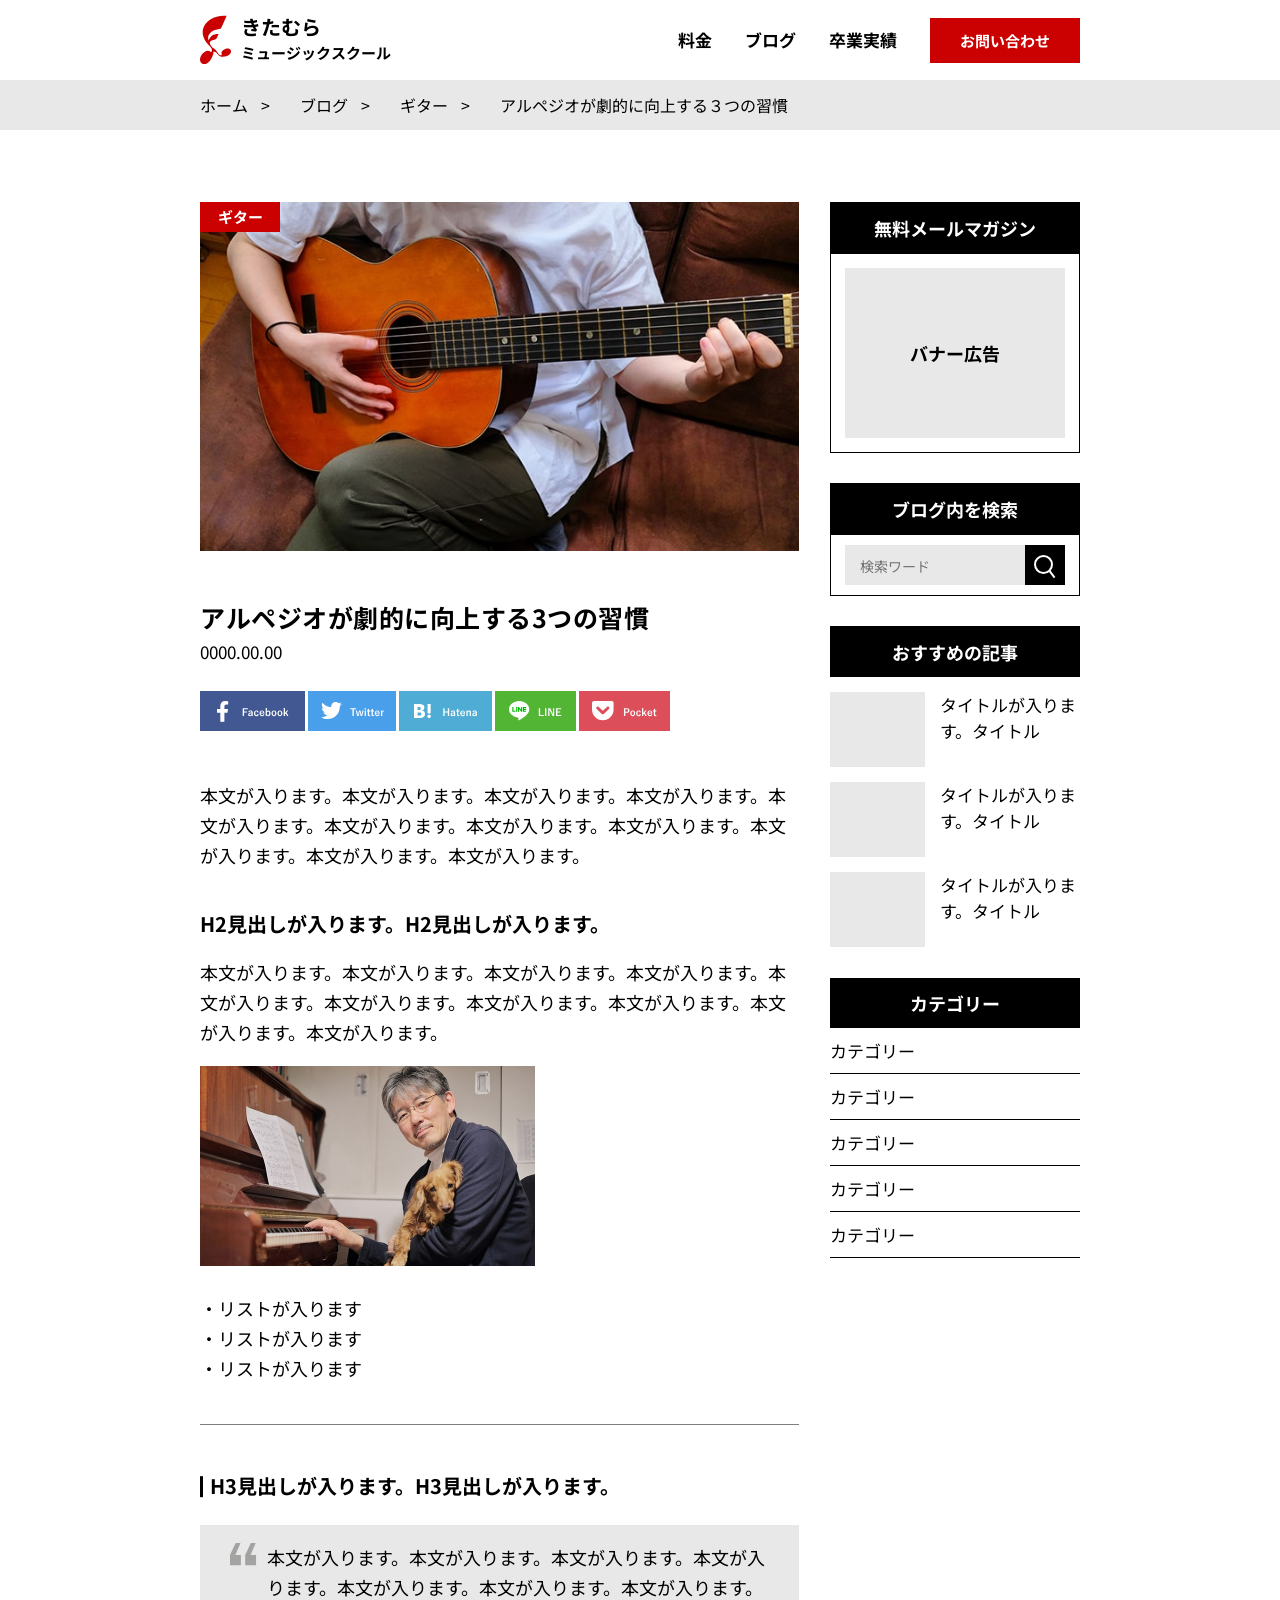
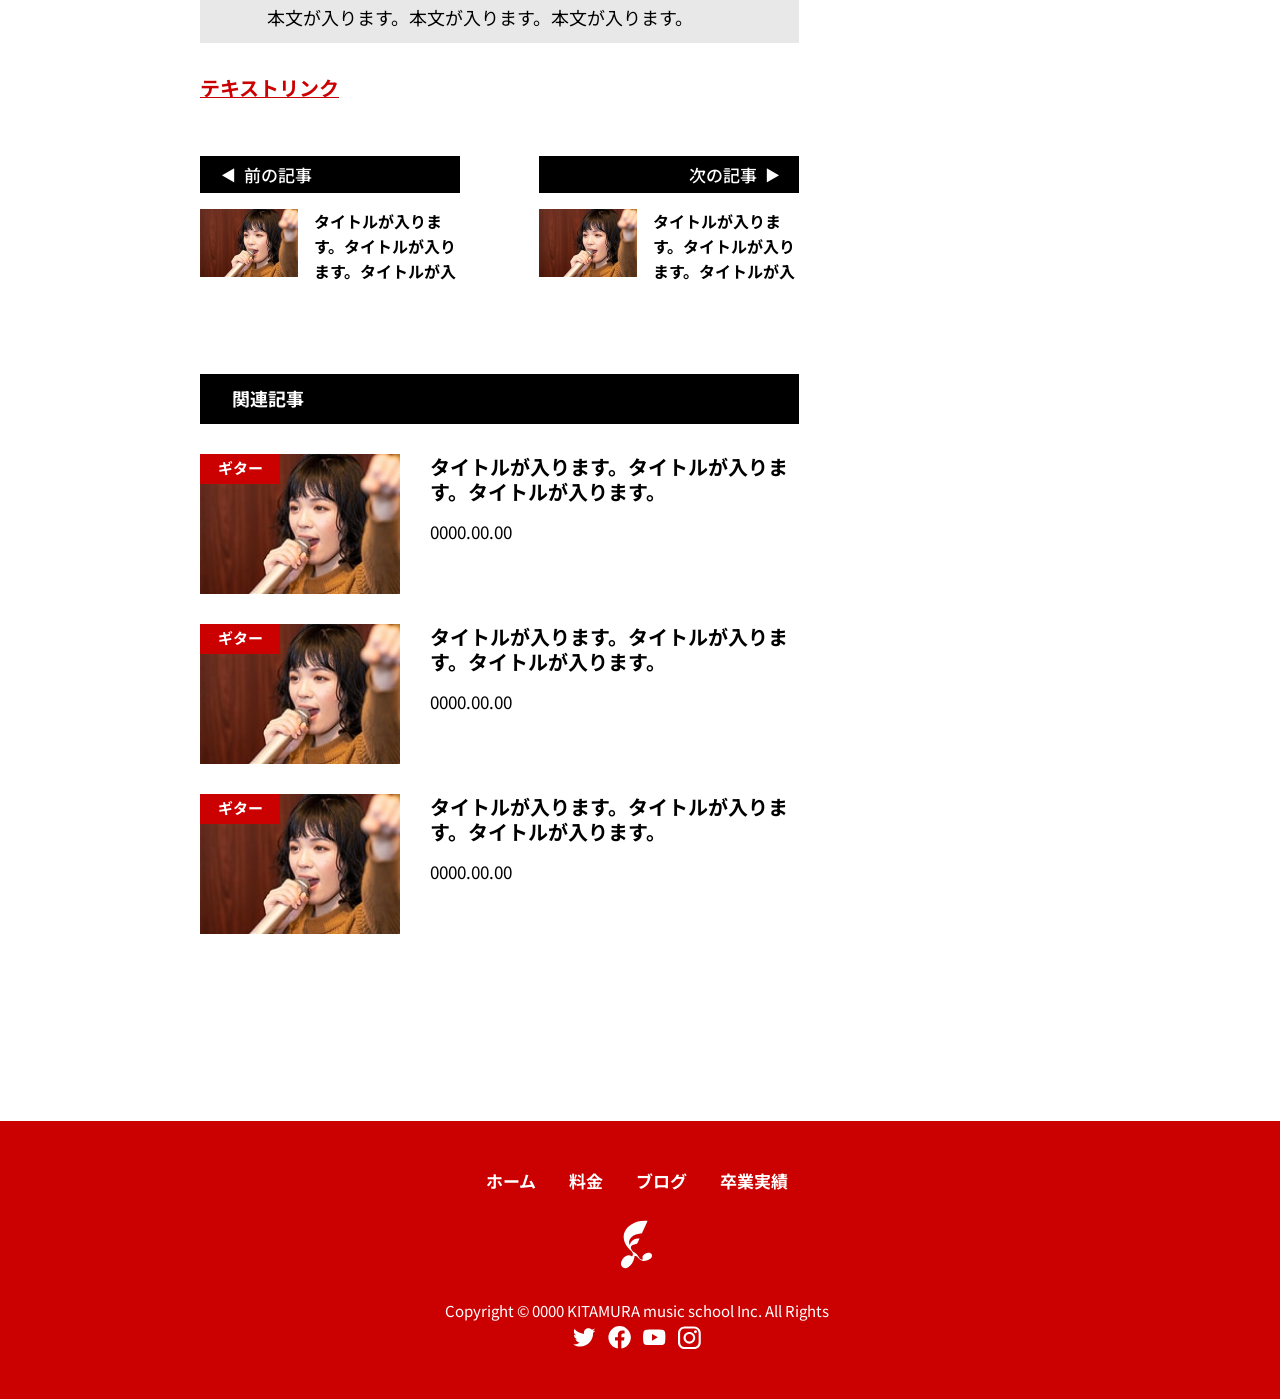
<file: blog_details.html>
<!DOCTYPE html>
<html lang="ja">

<head>
    <meta charset="UTF-8">
    <meta name="viewport" content="width=device-width, initial-scale=1.0">
    <title>アルペジオが劇的に向上する３つの習慣｜きたむらミュージックスクール</title>
    <meta name="description" content="きたむらミュージックスクールのブログ詳細ページです。">
    <meta name="keywords" content="ブログ,音楽, Music,music">
    <meta name="robots" content="noindex">
    <link href="https://fonts.googleapis.com/css2?family=Noto+Sans+JP:wght@100..900&display=swap" rel="stylesheet">
    <link rel="icon" href="images/common/icon-pc.svg" type="image/svg+xml">
    <link rel="stylesheet" href="css/style.css">
</head>

<body class="is-detail-page">
    <div class="l-wrapper">
        <header class="l-header">
            <div class="p-header">
                <div class="p-header__inner l-inner">
                    <div class="p-header__logo">
                        <div class="p-header__site-title">
                            <a href="index.html" class="logo">
                                <span class="logo__img">
                                    <img src="images/common/icon-pc.svg" alt="きたむらミュージックスクールロゴ" width="32" height="50">
                                </span>
                                <span class="p-header__logo-text">
                                    <span class="logo__main">きたむら</span>
                                    <span class="logo__sub">ミュージックスクール</span>
                                </span>
                            </a>
                        </div>
                    </div>

                    <button id="js-hamburger" class="c-hamburger" aria-label="メニューを開く">
                        <span></span>
                        <span></span>
                        <span></span>
                    </button>

                    <nav id="js-navigation" class="p-header__nav">
                        <ul class="p-header__nav-list">
                            <li><a href="plan.html">料金</a></li>
                            <li><a href="blog_list.html">ブログ</a></li>
                            <li><a href="result_list.html">卒業実績</a></li>
                            <li class="p-header__nav-item--contact">
                                <a href="contact_form.html" class="c-button c-button--head">お問い合わせ</a>
                            </li>
                        </ul>
                    </nav>
                </div>
            </div>
        </header>

        <main class="l-main p-blog_details">

            <!-- パンくずリスト -->
            <nav class="c-breadcrumb" aria-label="パンくずリスト">
                <div class="l-inner">
                    <ol class="c-breadcrumb__list">
                        <li class="c-breadcrumb__item">
                            <a href="index.html" class="c-breadcrumb__link">ホーム</a>
                        </li>
                        <li class="c-breadcrumb__item">
                            <a href="blog_list.html" class="c-breadcrumb__link">ブログ</a>
                        </li>
                        <li class="c-breadcrumb__item">
                            <a href="blog_list.html" class="c-breadcrumb__link">ギター</a>
                        </li>
                        <li class="c-breadcrumb__item" aria-current="page">
                            <span class="c-breadcrumb__current">アルペジオが劇的に向上する３つの習慣</span>
                        </li>
                    </ol>
                </div>
            </nav>

            <div class="p-blog_details__content">
                <div class="l-inner">
                    <div class="p-blog_details__wrapper">
                        <!-- 左：記事本体 -->
                        <article class="p-blog_details__main">
                            <div class="p-blog-detail__head-area">
                                <div class="p-blog-detail__head-main">
                                    <div class="c-hero c-hero--with-border c-hero--result-detail">
                                        <div class="c-result-card__img">
                                            <picture>
                                                <img src="images/blog/blog-list01_sp.jpg" alt="ギター演奏" width="335"
                                                    height="200">
                                            </picture>
                                            <span class="c-tag">ギター</span>
                                        </div>
                                    </div>

                                    <div class="c-result-card__body">
                                        <h1 class="p-article-title">アルペジオが劇的に向上する3つの習慣</h1>
                                        <time datetime="2026-01-01" class="c-result-card__date">0000.00.00</time>
                                    </div>
                                </div>

                                <ul class="p-blog-detail__sns">
                                    <li>
                                        <a href="#">
                                            <picture>
                                                <source media="(min-width: 768px)" srcset="images/blog/facebook_pc.svg">
                                                <img src="images/blog/facebook_sp.svg" alt="Facebook" width="65" height="40">
                                            </picture>
                                        </a>
                                    </li>
                                    <li>
                                        <a href="#">
                                            <picture>
                                                <source media="(min-width: 768px)" srcset="images/blog/twitter_pc.svg">
                                                <img src="images/blog/twitter_sp.svg" alt="Twitter" width="65" height="40">
                                            </picture>
                                        </a>
                                    </li>
                                    <li>
                                        <a href="#">
                                            <picture>
                                                <source media="(min-width: 768px)" srcset="images/blog/hatena_pc.svg">
                                                <img src="images/blog/hatena_sp.svg" alt="はてブ" width="65" height="40">
                                            </picture>
                                        </a>
                                    </li>
                                    <li>
                                        <a href="#">
                                            <picture>
                                                <source media="(min-width: 768px)" srcset="images/blog/line_pc.svg">
                                                <img src="images/blog/line_sp.svg" alt="LINE" width="65" height="40">
                                            </picture>
                                        </a>
                                    </li>
                                    <li>
                                        <a href="#">
                                            <picture>
                                                <source media="(min-width: 768px)" srcset="images/blog/pocket_pc.svg">
                                                <img src="images/blog/pocket_sp.svg" alt="Pocket" width="65" height="40">
                                            </picture>
                                        </a>
                                    </li>
                                </ul>
                            </div>

                            <div class="p-blog-detail__lead-wrap">
                                <p class="p-blog-detail__text--lead pc">
                                    本文が入ります。本文が入ります。本文が入ります。本文が入ります。本文が入ります。本文が入ります。本文が入ります。本文が入ります。本文が入ります。本文が入ります。本文が入ります。
                                </p>
                                <p class="p-blog-detail__text--lead sp">
                                    本文が入ります。本文が入ります。本文が入ります。本文が入ります。本文が入ります。本文が入ります。本文が入ります。本文が入ります。本文が入ります。本文が入ります。本文が入ります。本文が入ります。
                                </p>
                            </div>

                            <div class="p-blog-detail__section">
                                <div class="p-blog-detail__section-head">
                                    <h2 class="p-blog-detail__heading">H2見出しが入ります。H2見出しが入ります。</h2>

                                    <p class="p-blog-detail__section-text pc">
                                        本文が入ります。本文が入ります。本文が入ります。本文が入ります。本文が入ります。本文が入ります。本文が入ります。本文が入ります。本文が入ります。本文が入ります。
                                    </p>
                                    <p class="p-blog-detail__section-text sp">
                                        本文が入ります。本文が入ります。本文が入ります。本文が入ります。本文が入ります。本文が入ります。本文が入ります。本文が入ります。本文が入ります。本文が入ります。本文が入ります。本文が入ります。
                                    </p>
                                </div>

                                <div class="p-blog-detail__section-body">
                                    <div class="p-blog-detail__image">
                                        <img src="images/blog/blog-details_pc.jpg" alt="ピアノを弾く男性と犬の写真" width="335"
                                            height="200">
                                    </div>

                                    <ul class="p-blog-detail__list">
                                        <li>・リストが入ります</li>
                                        <li>・リストが入ります</li>
                                        <li>・リストが入ります</li>
                                    </ul>
                                </div>
                            </div>

                            <h3 class="p-blog-detail__subtitle">
                                H3見出しが入ります。H3見出しが入ります。
                            </h3>

                            <div class="p-blog-detail__quote">
                                <span class="quote-icon">
                                    <img src="images/blog/icon-blockquote.svg" alt="blockquote" width="27" height="24">
                                </span>
                                <blockquote>
                                    本文が入ります。本文が入ります。本文が入ります。本文が入ります。本文が入ります。本文が入ります。本文が入ります。本文が入ります。本文が入ります。本文が入ります。
                                </blockquote>
                            </div>

                            <a href="#" class="p-blog-detail__textlink">テキストリンク</a>


                            <div class="c-article-nav">
                                <div class="c-article-nav__item c-article-nav__item--prev">
                                    <a href="#" class="c-article-nav__link">
                                        <span class="c-article-nav__label c-article-nav__label--prev">前の記事</span>

                                        <div class="c-article-nav__content">
                                            <div class="c-article-nav__img">
                                                <img src="images/result/result-details-pc.jpg" alt="マイクの前で歌う女性の写真"
                                                    width="98" height="68">
                                            </div>

                                            <p class="c-article-nav__text">
                                                タイトルが入ります。タイトルが入ります。タイトルが入 </p>
                                        </div>

                                    </a>
                                </div>

                                <div class="c-article-nav__item c-article-nav__item--next">
                                    <a href="#" class="c-article-nav__link">
                                        <span class="c-article-nav__label c-article-nav__label--next">次の記事</span>

                                        <div class="c-article-nav__content">
                                            <div class="c-article-nav__img">
                                                <img src="images/result/result-details-pc.jpg" alt="マイクの前で歌う女性の写真"
                                                    width="98" height="68">
                                            </div>

                                            <p class="c-article-nav__text">
                                                タイトルが入ります。タイトルが入ります。タイトルが入 </p>
                                        </div>
                                    </a>
                                </div>
                            </div>

                            <section class="c-article-related">
                                <h2 class="c-article-related__title">関連記事</h2>

                                <article class="c-result-card">
                                    <a href="blog_list.html" class="c-result-card__link">
                                        <div class="c-result-card__img">
                                            <picture>
                                                <img src="images/result/result-details-pc.jpg" alt="マイクの前で歌う女性の写真"
                                                    width="160" height="110">
                                            </picture>
                                            <span class="c-tag">ギター</span>
                                        </div>

                                        <div class="c-result-card__body">
                                            <h3 class="c-result-card__title">
                                                タイトルが入ります。タイトルが入ります。タイトルが入ります。
                                            </h3>
                                            <time datetime="2026-01-01" class="c-result-card__date">0000.00.00</time>
                                        </div>
                                    </a>
                                </article>

                                <article class="c-result-card">
                                    <a href="blog_list.html" class="c-result-card__link">
                                        <div class="c-result-card__img">
                                            <picture>
                                                <img src="images/result/result-details-pc.jpg" alt="マイクの前で歌う女性の写真"
                                                    width="160" height="110">
                                            </picture>
                                            <span class="c-tag">ギター</span>
                                        </div>

                                        <div class="c-result-card__body">
                                            <h3 class="c-result-card__title">
                                                タイトルが入ります。タイトルが入ります。タイトルが入ります。
                                            </h3>
                                            <time datetime="2026-01-01" class="c-result-card__date">0000.00.00</time>
                                        </div>
                                    </a>
                                </article>

                                <article class="c-result-card">
                                    <a href="blog_list.html" class="c-result-card__link">
                                        <div class="c-result-card__img">
                                            <picture>
                                                <img src="images/result/result-details-pc.jpg" alt="マイクの前で歌う女性の写真"
                                                    width="160" height="110">
                                            </picture>
                                            <span class="c-tag">ギター</span>
                                        </div>

                                        <div class="c-result-card__body">
                                            <h3 class="c-result-card__title">
                                                タイトルが入ります。タイトルが入ります。タイトルが入ります。
                                            </h3>
                                            <time datetime="2026-01-01" class="c-result-card__date">0000.00.00</time>
                                        </div>
                                    </a>
                                </article>
                            </section>
                        </article>

                        <!-- 右サイドバー -->
                        <div class="p-blog_details__sidebar-area">
                            <aside class="p-blog_details__sidebar">

                                <!-- 無料メールマガジン -->
                                <div class="p-sidebar-box">
                                    <div class="p-sidebar-title">無料メールマガジン</div>
                                    <div class="p-sidebar-banner">
                                        <a href="#" class="p-sidebar-banner__link">
                                            <div class="p-sidebar-banner__inner">バナー広告</div>
                                        </a>
                                    </div>
                                </div>

                                <!-- ブログ内検索 -->
                                <div class="p-sidebar-box">
                                    <div class="p-sidebar-title">ブログ内を検索</div>
                                    <form action="search.html" method="get" class="p-sidebar-search">
                                        <div class="p-sidebar-search__inner">
                                            <input type="text" name="s" class="p-sidebar-search__input"
                                                placeholder="検索ワード">
                                        </div>

                                        <button type="submit" class="p-sidebar-search__button">
                                            <span class="p-sidebar-search__icon">
                                                <img src="images/blog/icon-search.svg" alt="検索">
                                            </span>
                                        </button>

                                    </form>
                                </div>

                                <!-- おすすめの記事 -->
                                <div class="p-sidebar-box">
                                    <div class="p-sidebar-title">おすすめの記事</div>
                                </div>

                                <div class="p-sidebar-list">
                                    <ul class="p-sidebar-recommend">
                                        <li class="p-sidebar-recommend__item">
                                            <a href="blog_details.html" class="p-sidebar-recommend__link">
                                                <div class="p-sidebar-recommend__img"></div>
                                                <p class="p-sidebar-recommend__text">タイトルが入ります。タイトル</p>
                                            </a>
                                        </li>

                                        <li class="p-sidebar-recommend__item">
                                            <a href="blog_details.html" class="p-sidebar-recommend__link">
                                                <div class="p-sidebar-recommend__img"></div>
                                                <p class="p-sidebar-recommend__text">タイトルが入ります。タイトル</p>
                                            </a>
                                        </li>

                                        <li class="p-sidebar-recommend__item">
                                            <a href="blog_details.html" class="p-sidebar-recommend__link">
                                                <div class="p-sidebar-recommend__img"></div>
                                                <p class="p-sidebar-recommend__text">タイトルが入ります。タイトル</p>
                                            </a>
                                        </li>
                                    </ul>
                                </div>

                                <!-- カテゴリー -->
                                <div class="p-sidebar-group p-sidebar-group--tight">
                                    <div class="p-sidebar-box">
                                        <div class="p-sidebar-title">カテゴリー</div>
                                    </div>
                                    <ul class="p-sidebar-category">
                                        <li><a href="blog_list.html">カテゴリー</a></li>
                                        <li><a href="blog_list.html">カテゴリー</a></li>
                                        <li><a href="blog_list.html">カテゴリー</a></li>
                                        <li><a href="blog_list.html">カテゴリー</a></li>
                                        <li><a href="blog_list.html">カテゴリー</a></li>
                                    </ul>
                                </div>
                            </aside>
                        </div>
                    </div>
                </div>
            </div>
        </main>
    </div>



    <!-- TOPへ戻る・お問合せボタン -->
    <div class="p-fixed-buttons js-fixed-buttons">
        <a href="#" class="js-to-top page-top-btn" id="page-top-btn">
            <img src="images/common/icon_page-top-btn.svg" alt="TOPへ戻る">
        </a>
        <div class="p-contact-banner">
            <a href="contact_form.html" class="c-button c-button--footer">お問い合わせ</a>
        </div>
    </div>



    <!--footerー-->
    <footer class="l-footer p-footer">
        <div class="p-footer__inner">
            <nav class="p-footer__nav">
                <ul class="p-footer__nav-list">
                    <li><a href="index.html">ホーム</a></li>
                    <li class="p-footer__nav-item"><a href="plan.html">料金</a></li>
                    <li class="p-footer__nav-item"><a href="blog_list.html">ブログ</a></li>
                    <li class="p-footer__nav-item"><a href="result_list.html">卒業実績</a></li>
                </ul>
            </nav>
            <div class="p-footer__content">
                <div class="p-footer__logo">
                    <a href="index.html" class="p-footer__logo-link">
                        <img src="images/common/footer-icon.svg" alt="きたむらミュージックスクールロゴ" width="32" height="50">
                    </a>
                </div>
                <div class="p-footer__copyright">
                    <p>Copyright © 0000 KITAMURA music school Inc.
                        <span class="u-center-block"> All Rights</span>
                    </p>
                </div>
                <div class="p-footer__sns">
                    <a href="#"><img src="images/common/icon-twitter.svg" alt="Twitter"></a>
                    <a href="#"><img src="images/common/icon-facebook.svg" alt="Facebook"></a>
                    <a href="#"><img src="images/common/icon-youtube.svg" alt="YouTube"></a>
                    <a href="#"><img src="images/common/icon-instagram.svg" alt="Instagram"></a>
                </div>
            </div>
        </div>
    </footer>

    <!-- コンテンツ -->
    <script src="https://ajax.googleapis.com/ajax/libs/jquery/3.7.1/jquery.min.js"></script>


    <!-- 共通JS -->
    <script src="js/script.js"></script>

</body>

</html>
</file>
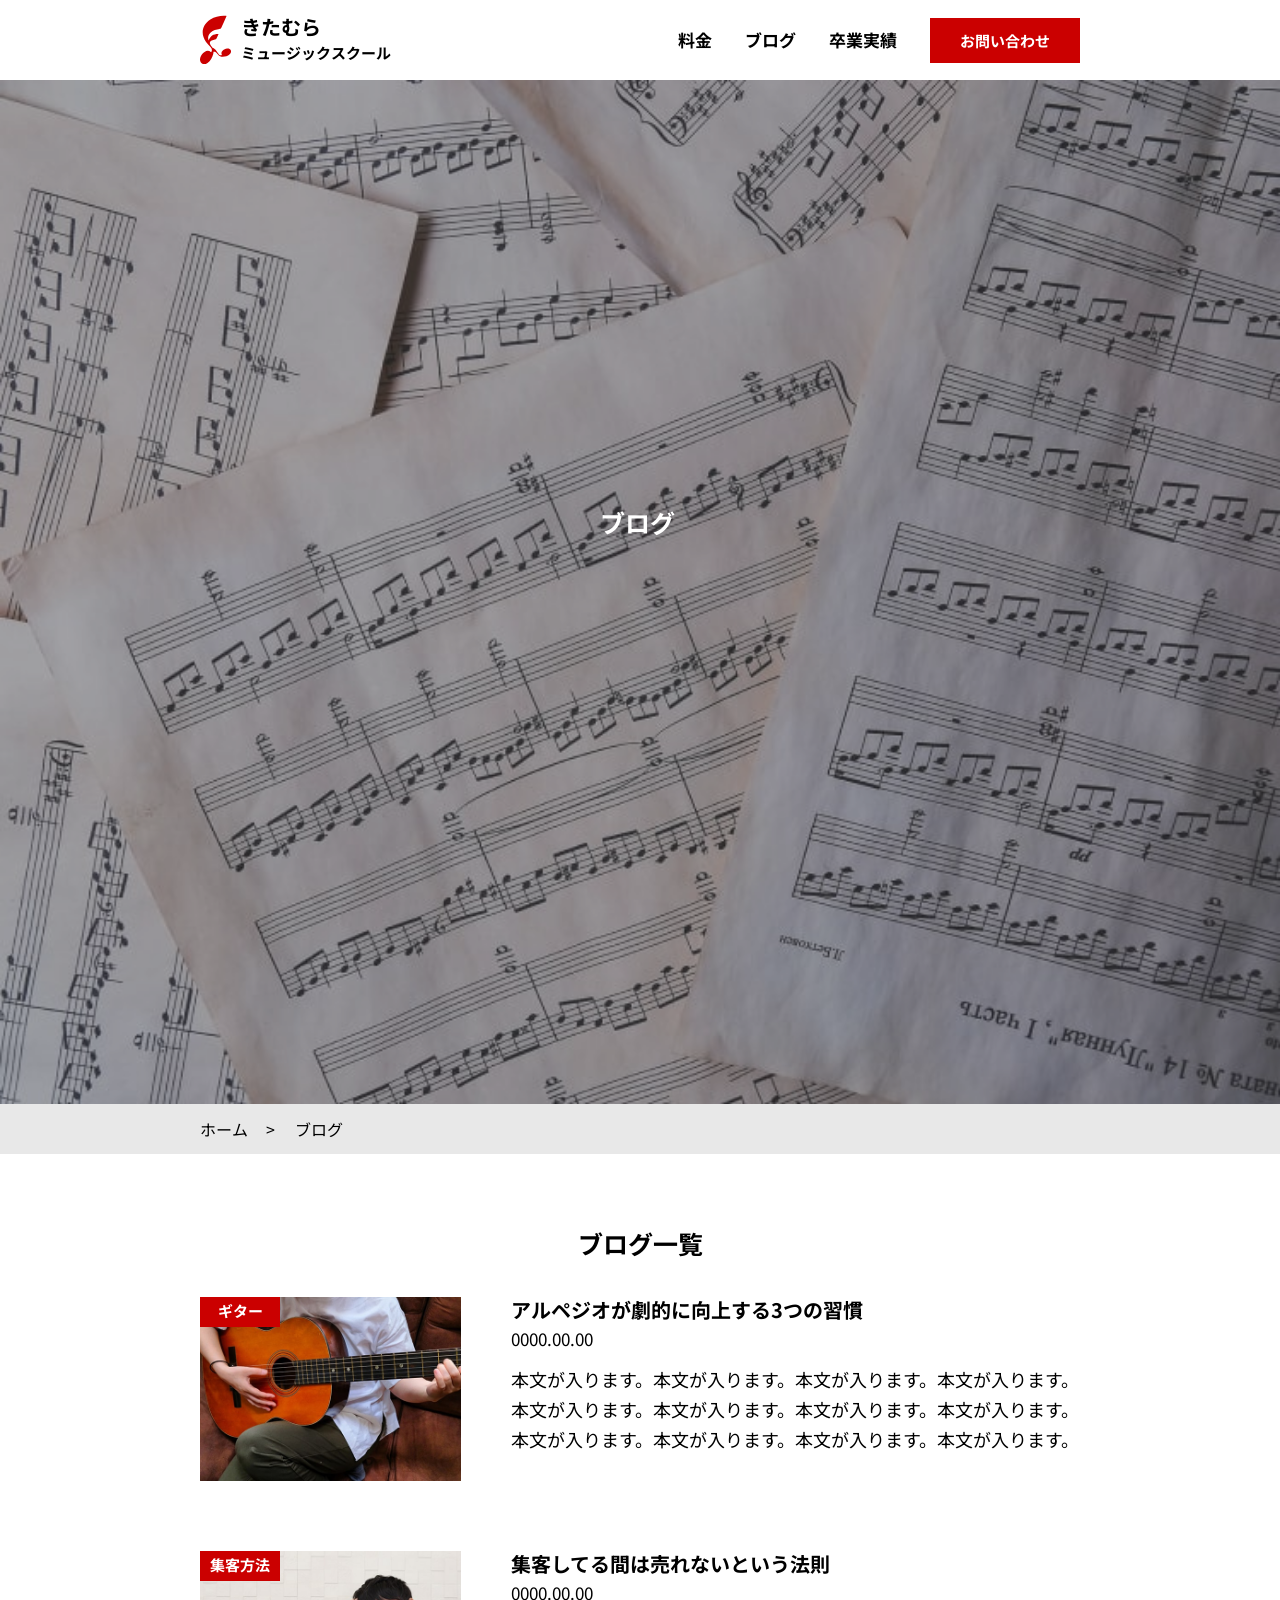
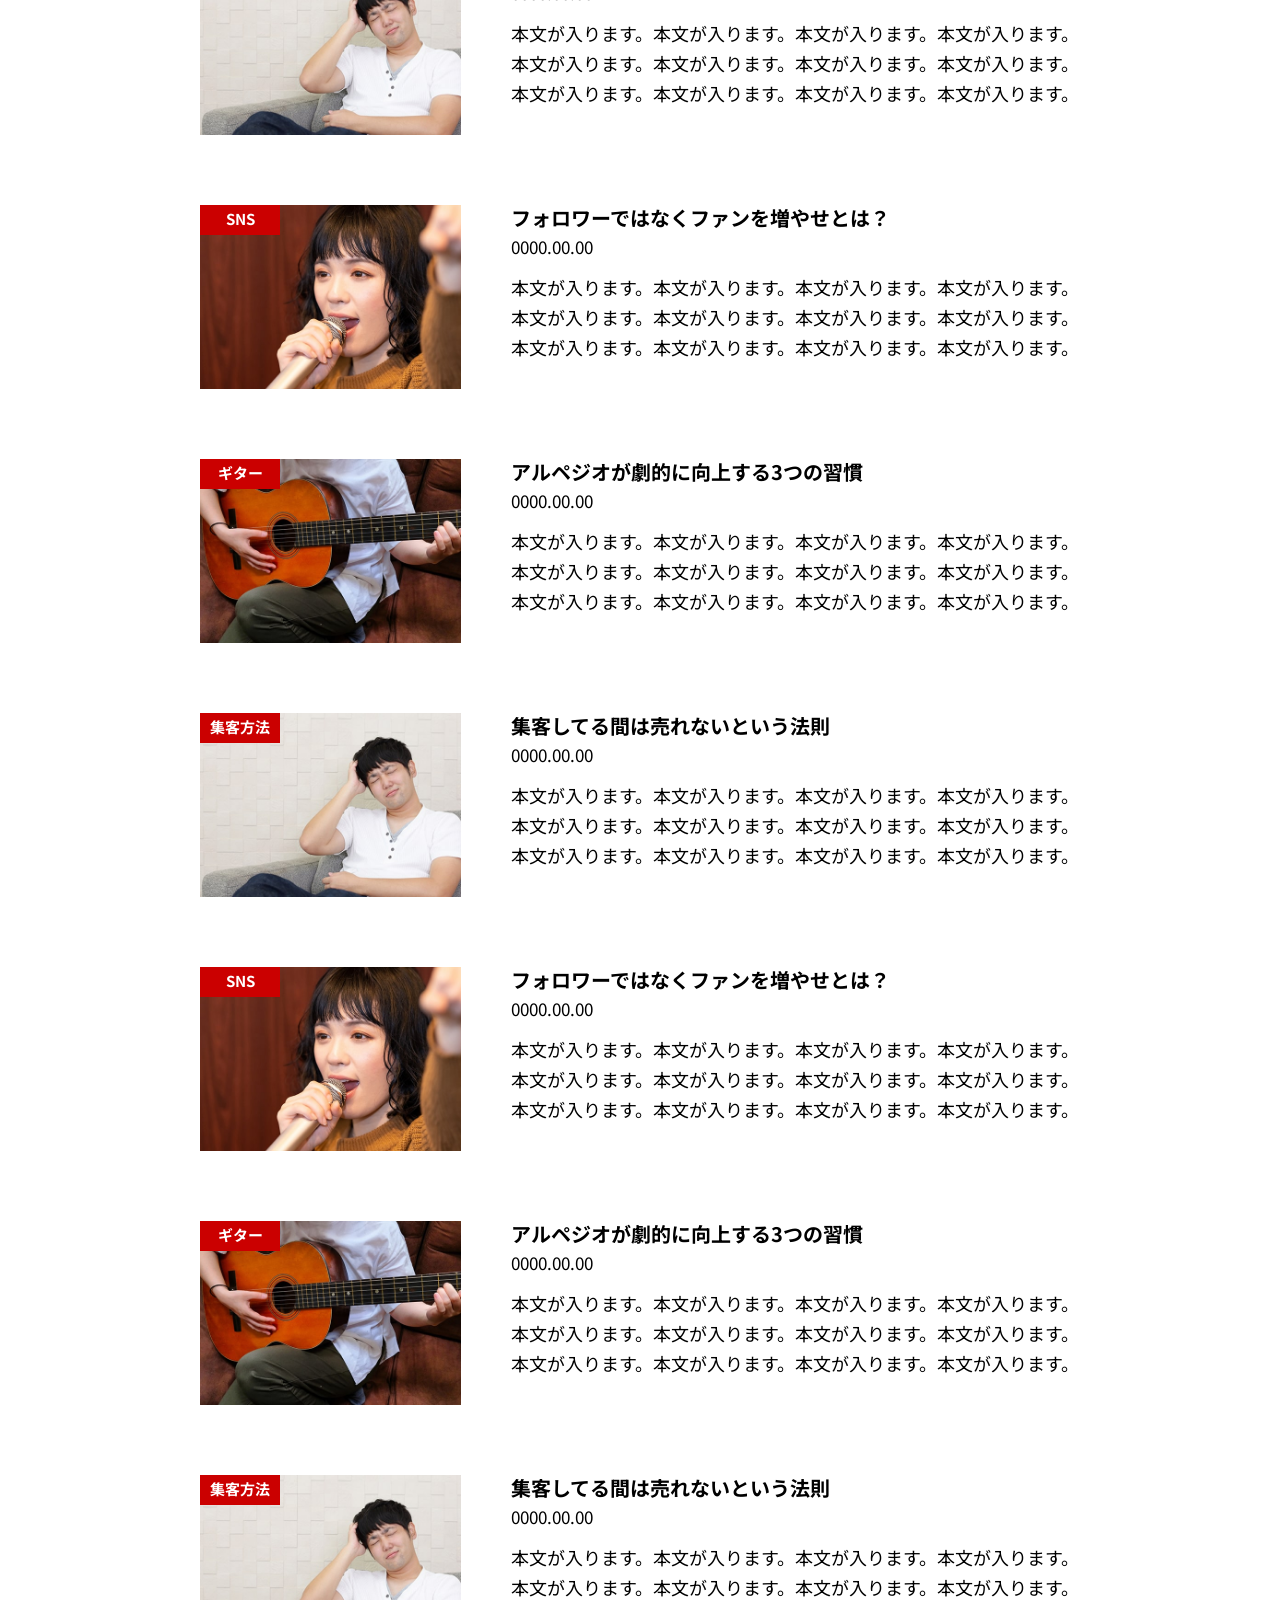
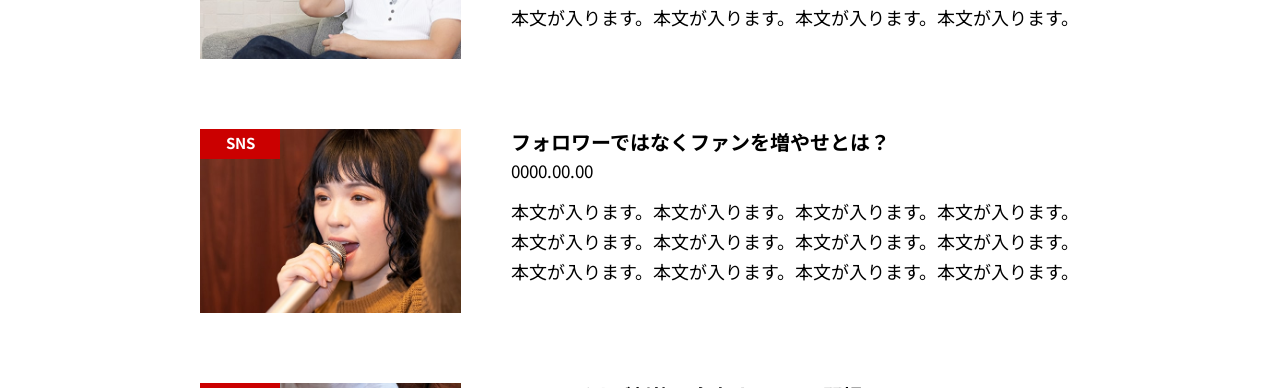
<file: blog_list.html>
<!DOCTYPE html>
<html lang="ja">

<head>
    <meta charset="UTF-8">
    <meta name="viewport" content="width=device-width, initial-scale=1.0">
    <title>ブログ一覧｜きたむらミュージックスクール</title>
    <meta name="description" content="沖縄県宜野湾市にある大人のための音楽教室「きたむらミュージックスクール」のブログ一覧ページです。">
    <meta name="keywords" content="ブログ,音楽, ミュージックスクール,music">
    <meta name="robots" content="noindex">
    <link href="https://fonts.googleapis.com/css2?family=Noto+Sans+JP:wght@100..900&display=swap" rel="stylesheet">
    <link rel="icon" href="images/common/icon-pc.svg" type="image/svg+xml">
    <link rel="stylesheet" href="css/style.css">

</head>

<body>
    <div class="l-wrapper">
        <header class="l-header">
            <div class="p-header">
                <div class="p-header__inner l-inner">
                    <div class="p-header__logo">
                        <div class="p-header__site-title">
                            <a href="index.html" class="logo">
                                <span class="logo__img">
                                    <img src="images/common/icon-pc.svg" alt="きたむらミュージックスクールロゴ" width="32" height="50">
                                </span>
                                <span class="p-header__logo-text">
                                    <span class="logo__main">きたむら</span>
                                    <span class="logo__sub">ミュージックスクール</span>
                                </span>
                            </a>
                        </div>
                    </div>
                    <button id="js-hamburger" class="c-hamburger" aria-label="メニューを開く">
                        <span></span>
                        <span></span>
                        <span></span>
                    </button>

                    <nav id="js-navigation" class="p-header__nav">
                        <ul class="p-header__nav-list">
                            <li><a href="plan.html">料金</a></li>
                            <li><a href="blog_list.html">ブログ</a></li>
                            <li><a href="result_list.html">卒業実績</a></li>
                            <li class="p-header__nav-item--contact">
                                <a href="contact_form.html" class="c-button c-button--head">お問い合わせ</a>
                            </li>
                        </ul>
                    </nav>
                </div>
            </div>
        </header>

        <main class="l-main p-blog-list-page">

            <div class="c-hero c-hero--with-border">
                <div class="c-hero__img">
                    <picture>
                        <source media="(min-width: 768px)" srcset="images/blog/blog-list_pc.jpg">
                        <img src="images/blog/blog-list_sp.jpg" alt="ブログ" width="375" height="300">
                    </picture>
                </div>
                <h1 class="c-hero__text">ブログ</h1>
            </div>

            <!-- パンくずリスト -->
            <nav class="c-breadcrumb" aria-label="パンくずリスト">
                <div class="l-inner">
                    <ol class="c-breadcrumb__list">
                        <li class="c-breadcrumb__item">
                            <a href="index.html" class="c-breadcrumb__link">ホーム</a>
                        </li>
                        <li class="c-breadcrumb__item" aria-current="page">
                            <span class="c-breadcrumb__current">ブログ</span>
                        </li>
                    </ol>
                </div>
            </nav>

            <div class="p-blog-list__content">
                <div class="l-inner">
                    <h2 class="c-page-title c-page-title--blog">ブログ一覧</h2>

                    <div class="p-blog-list">
                        <!-- 1記事目 -->
                        <article class="c-blog-card">
                            <a href="blog_details.html" class="c-blog-card__link">
                                <div class="c-blog-card__img p-blog-list__img">
                                    <picture>
                                        <source media="(min-width: 768px)" srcset="images/blog/blog-list01_pc.jpg">
                                        <img src="images/blog/blog-list01_sp.jpg" alt="ギター演奏" width="335" height="200">
                                    </picture>
                                    <span class="c-tag">ギター</span>
                                </div>

                                <div class="c-blog-card__body">
                                    <div class="c-blog-card__meta">
                                        <h3 class="c-blog-card__title">アルペジオが劇的に向上する3つの習慣</h3>
                                        <time datetime="2026-01-01" class="c-blog-card__date">0000.00.00</time>
                                    </div>
                                    <p class="c-blog-card__text">
                                        本文が入ります。本文が入ります。本文が入ります。本文が入ります。本文が入ります。本文が入ります。本文が入ります。本文が入ります。本文が入ります。本文が入ります。本文が入ります。本文が入ります。
                                    </p>
                                </div>

                            </a>
                        </article>

                        <!-- 2記事目 -->
                        <article class="c-blog-card">
                            <a href="blog_details.html" class="c-blog-card__link">
                                <div class="c-blog-card__img p-blog-list__img">
                                    <picture>
                                        <source media="(min-width: 768px)" srcset="images/blog/blog-list02_pc.jpg">
                                        <img src="images/blog/blog-list02_sp.jpg" alt="悩む男性" width="335" height="200">
                                    </picture>
                                    <span class="c-tag">集客方法</span>
                                </div>

                                <div class="c-blog-card__body">
                                    <div class="c-blog-card__meta">
                                        <h3 class="c-blog-card__title">集客してる間は売れないという法則</h3>
                                        <time datetime="2026-01-01" class="c-blog-card__date">0000.00.00</time>
                                    </div>
                                    <p class="c-blog-card__text">
                                        本文が入ります。本文が入ります。本文が入ります。本文が入ります。本文が入ります。本文が入ります。本文が入ります。本文が入ります。本文が入ります。本文が入ります。本文が入ります。本文が入ります。
                                    </p>
                                </div>

                            </a>
                        </article>

                        <!-- 3記事目 -->
                        <article class="c-blog-card">
                            <a href="blog_details.html" class="c-blog-card__link">
                                <div class="c-blog-card__img p-blog-list__img">
                                    <picture>
                                        <source media="(min-width: 768px)" srcset="images/blog/blog-list03_pc.jpg">
                                        <img src="images/blog/blog-list03_sp.jpg" alt="歌う女性" width="335" height="200">
                                    </picture>
                                    <span class="c-tag">SNS</span>
                                </div>

                                <div class="c-blog-card__body">
                                    <div class="c-blog-card__meta">
                                        <h3 class="c-blog-card__title">フォロワーではなくファンを増やせとは？</h3>
                                        <time datetime="2026-01-01" class="c-blog-card__date">0000.00.00</time>
                                    </div>
                                    <p class="c-blog-card__text">
                                        本文が入ります。本文が入ります。本文が入ります。本文が入ります。本文が入ります。本文が入ります。本文が入ります。本文が入ります。本文が入ります。本文が入ります。本文が入ります。本文が入ります。
                                    </p>
                                </div>

                            </a>
                        </article>

                        <!-- 4記事目 -->
                        <article class="c-blog-card">
                            <a href="blog_details.html" class="c-blog-card__link">
                                <div class="c-blog-card__img p-blog-list__img">
                                    <picture>
                                        <source media="(min-width: 768px)" srcset="images/blog/blog-list01_pc.jpg">
                                        <img src="images/blog/blog-list01_sp.jpg" alt="ギター演奏" width="335" height="200">
                                    </picture>
                                    <span class="c-tag">ギター</span>
                                </div>

                                <div class="c-blog-card__body">
                                    <div class="c-blog-card__meta">
                                        <h3 class="c-blog-card__title">アルペジオが劇的に向上する3つの習慣</h3>
                                        <time datetime="2026-01-01" class="c-blog-card__date">0000.00.00</time>
                                    </div>
                                    <p class="c-blog-card__text">
                                        本文が入ります。本文が入ります。本文が入ります。本文が入ります。本文が入ります。本文が入ります。本文が入ります。本文が入ります。本文が入ります。本文が入ります。本文が入ります。本文が入ります。
                                    </p>
                                </div>

                            </a>
                        </article>

                        <!-- 5記事目 -->
                        <article class="c-blog-card">
                            <a href="blog_details.html" class="c-blog-card__link">
                                <div class="c-blog-card__img p-blog-list__img">
                                    <picture>
                                        <source media="(min-width: 768px)" srcset="images/blog/blog-list02_pc.jpg">
                                        <img src="images/blog/blog-list02_sp.jpg" alt="悩む男性" width="335" height="200">
                                    </picture>
                                    <span class="c-tag">集客方法</span>
                                </div>

                                <div class="c-blog-card__body">
                                    <div class="c-blog-card__meta">
                                        <h3 class="c-blog-card__title">集客してる間は売れないという法則</h3>
                                        <time datetime="2026-01-01" class="c-blog-card__date">0000.00.00</time>
                                    </div>
                                    <p class="c-blog-card__text">
                                        本文が入ります。本文が入ります。本文が入ります。本文が入ります。本文が入ります。本文が入ります。本文が入ります。本文が入ります。本文が入ります。本文が入ります。本文が入ります。本文が入ります。
                                    </p>
                                </div>

                            </a>
                        </article>

                        <!-- 6記事目 -->
                        <article class="c-blog-card">
                            <a href="blog_details.html" class="c-blog-card__link">
                                <div class="c-blog-card__img p-blog-list__img">
                                    <picture>
                                        <source media="(min-width: 768px)" srcset="images/blog/blog-list03_pc.jpg">
                                        <img src="images/blog/blog-list03_sp.jpg" alt="歌う女性" width="335" height="200">
                                    </picture>
                                    <span class="c-tag">SNS</span>
                                </div>

                                <div class="c-blog-card__body">
                                    <div class="c-blog-card__meta">
                                        <h3 class="c-blog-card__title">フォロワーではなくファンを増やせとは？</h3>
                                        <time datetime="2026-01-01" class="c-blog-card__date">0000.00.00</time>
                                    </div>
                                    <p class="c-blog-card__text">
                                        本文が入ります。本文が入ります。本文が入ります。本文が入ります。本文が入ります。本文が入ります。本文が入ります。本文が入ります。本文が入ります。本文が入ります。本文が入ります。本文が入ります。
                                    </p>
                                </div>

                            </a>
                        </article>
                        <!-- 7記事目 -->
                        <article class="c-blog-card">
                            <a href="blog_details.html" class="c-blog-card__link">
                                <div class="c-blog-card__img p-blog-list__img">
                                    <picture>
                                        <source media="(min-width: 768px)" srcset="images/blog/blog-list01_pc.jpg">
                                        <img src="images/blog/blog-list01_sp.jpg" alt="ギター演奏" width="335" height="200">
                                    </picture>
                                    <span class="c-tag">ギター</span>
                                </div>

                                <div class="c-blog-card__body">
                                    <div class="c-blog-card__meta">
                                        <h3 class="c-blog-card__title">アルペジオが劇的に向上する3つの習慣</h3>
                                        <time datetime="2026-01-01" class="c-blog-card__date">0000.00.00</time>
                                    </div>

                                    <p class="c-blog-card__text">
                                        本文が入ります。本文が入ります。本文が入ります。本文が入ります。本文が入ります。本文が入ります。本文が入ります。本文が入ります。本文が入ります。本文が入ります。本文が入ります。本文が入ります。
                                    </p>
                                </div>
                    </a>
                    </article>

                    <!-- 8記事目 -->
                    <article class="c-blog-card">
                        <a href="blog_details.html" class="c-blog-card__link">
                            <div class="c-blog-card__img p-blog-list__img">
                                <picture>
                                    <source media="(min-width: 768px)" srcset="images/blog/blog-list02_pc.jpg">
                                    <img src="images/blog/blog-list02_sp.jpg" alt="悩む男性" width="335" height="200">
                                </picture>
                                <span class="c-tag">集客方法</span>
                            </div>

                            <div class="c-blog-card__body">
                                <div class="c-blog-card__meta">
                                    <h3 class="c-blog-card__title">集客してる間は売れないという法則</h3>
                                    <time datetime="2026-01-01" class="c-blog-card__date">0000.00.00</time>
                                </div>
                                <p class="c-blog-card__text">
                                    本文が入ります。本文が入ります。本文が入ります。本文が入ります。本文が入ります。本文が入ります。本文が入ります。本文が入ります。本文が入ります。本文が入ります。本文が入ります。本文が入ります。
                                </p>
                            </div>

                        </a>
                    </article>

                    <!-- 9記事目 -->
                    <article class="c-blog-card">
                        <a href="blog_details.html" class="c-blog-card__link">
                            <div class="c-blog-card__img p-blog-list__img">
                                <picture>
                                    <source media="(min-width: 768px)" srcset="images/blog/blog-list03_pc.jpg">
                                    <img src="images/blog/blog-list03_sp.jpg" alt="歌う女性" width="335" height="200">
                                </picture>
                                <span class="c-tag">SNS</span>
                            </div>

                            <div class="c-blog-card__body">
                                <div class="c-blog-card__meta">
                                    <h3 class="c-blog-card__title">フォロワーではなくファンを増やせとは？</h3>
                                    <time datetime="2026-01-01" class="c-blog-card__date">0000.00.00</time>
                                </div>
                                <p class="c-blog-card__text">
                                    本文が入ります。本文が入ります。本文が入ります。本文が入ります。本文が入ります。本文が入ります。本文が入ります。本文が入ります。本文が入ります。本文が入ります。本文が入ります。本文が入ります。
                                </p>
                            </div>

                        </a>
                    </article>

                    <!-- 10記事目 -->
                    <article class="c-blog-card">
                        <a href="blog_details.html" class="c-blog-card__link">
                            <div class="c-blog-card__img p-blog-list__img">
                                <picture>
                                    <source media="(min-width: 768px)" srcset="images/blog/blog-list01_pc.jpg">
                                    <img src="images/blog/blog-list01_sp.jpg" alt="ギター演奏" width="335" height="200">
                                </picture>
                                <span class="c-tag">ギター</span>
                            </div>

                            <div class="c-blog-card__body">
                                <div class="c-blog-card__meta">
                                    <h3 class="c-blog-card__title">アルペジオが劇的に向上する3つの習慣</h3>
                                    <time datetime="2026-01-01" class="c-blog-card__date">0000.00.00</time>
                                </div>
                                <p class="c-blog-card__text">
                                    本文が入ります。本文が入ります。本文が入ります。本文が入ります。本文が入ります。本文が入ります。本文が入ります。本文が入ります。本文が入ります。本文が入ります。本文が入ります。本文が入ります。
                                </p>
                            </div>

                        </a>
                    </article>
                </div>

                <!-- ページネーション -->
                <div class="c-pagination">
                    <span class="c-pagination__num is-active">1</span>
                    <a href="#" class="c-pagination__num">2</a>
                    <a href="#" class="c-pagination__num">3</a>
                    <span class="c-pagination__dots">…</span>
                    <a href="#" class="c-pagination__num">9</a>
                </div>
            </div>
    </div>
    </main>

    <!-- TOPへ戻る・お問合せボタン -->
    <div class="p-fixed-buttons js-fixed-buttons">
        <a href="#" class="js-to-top page-top-btn" id="page-top-btn">
            <img src="images/common/icon_page-top-btn.svg" alt="TOPへ戻る">
        </a>
        <div class="p-contact-banner">
            <a href="contact_form.html" class="c-button c-button--footer">お問い合わせ</a>
        </div>
    </div>

    <!--footerー-->
    <footer class="l-footer p-footer">
        <div class="p-footer__inner">
            <nav class="p-footer__nav">
                <ul class="p-footer__nav-list">
                    <li class="p-footer__nav-item"><a href="index.html">ホーム</a></li>
                    <li class="p-footer__nav-item"><a href="plan.html">料金</a></li>
                    <li class="p-footer__nav-item"><a href="blog_list.html">ブログ</a></li>
                    <li class="p-footer__nav-item"><a href="result_list.html">卒業実績</a></li>
                </ul>
            </nav>
            <div class="p-footer__content">
                <div class="p-footer__logo">
                    <a href="index.html" class="p-footer__logo-link">
                        <img src="images/common/footer-icon.svg" alt="きたむらミュージックスクールロゴ" width="32" height="50">
                    </a>
                </div>
                <div class="p-footer__copyright">
                    <p>Copyright © 0000 KITAMURA music school Inc.
                        <span class="u-center-block"> All Rights</span>
                    </p>
                </div>
                <div class="p-footer__sns">
                    <a href="#"><img src="images/common/icon-twitter.svg" alt="Twitter"></a>
                    <a href="#"><img src="images/common/icon-facebook.svg" alt="Facebook"></a>
                    <a href="#"><img src="images/common/icon-youtube.svg" alt="YouTube"></a>
                    <a href="#"><img src="images/common/icon-instagram.svg" alt="Instagram"></a>
                </div>
            </div>
        </div>
    </footer>
    </div>

    <!-- コンテンツ -->
    <script src="https://ajax.googleapis.com/ajax/libs/jquery/3.7.1/jquery.min.js"></script>

    <!-- 共通JS -->
    <script src="js/script.js"></script>

</body>

</html>
</file>
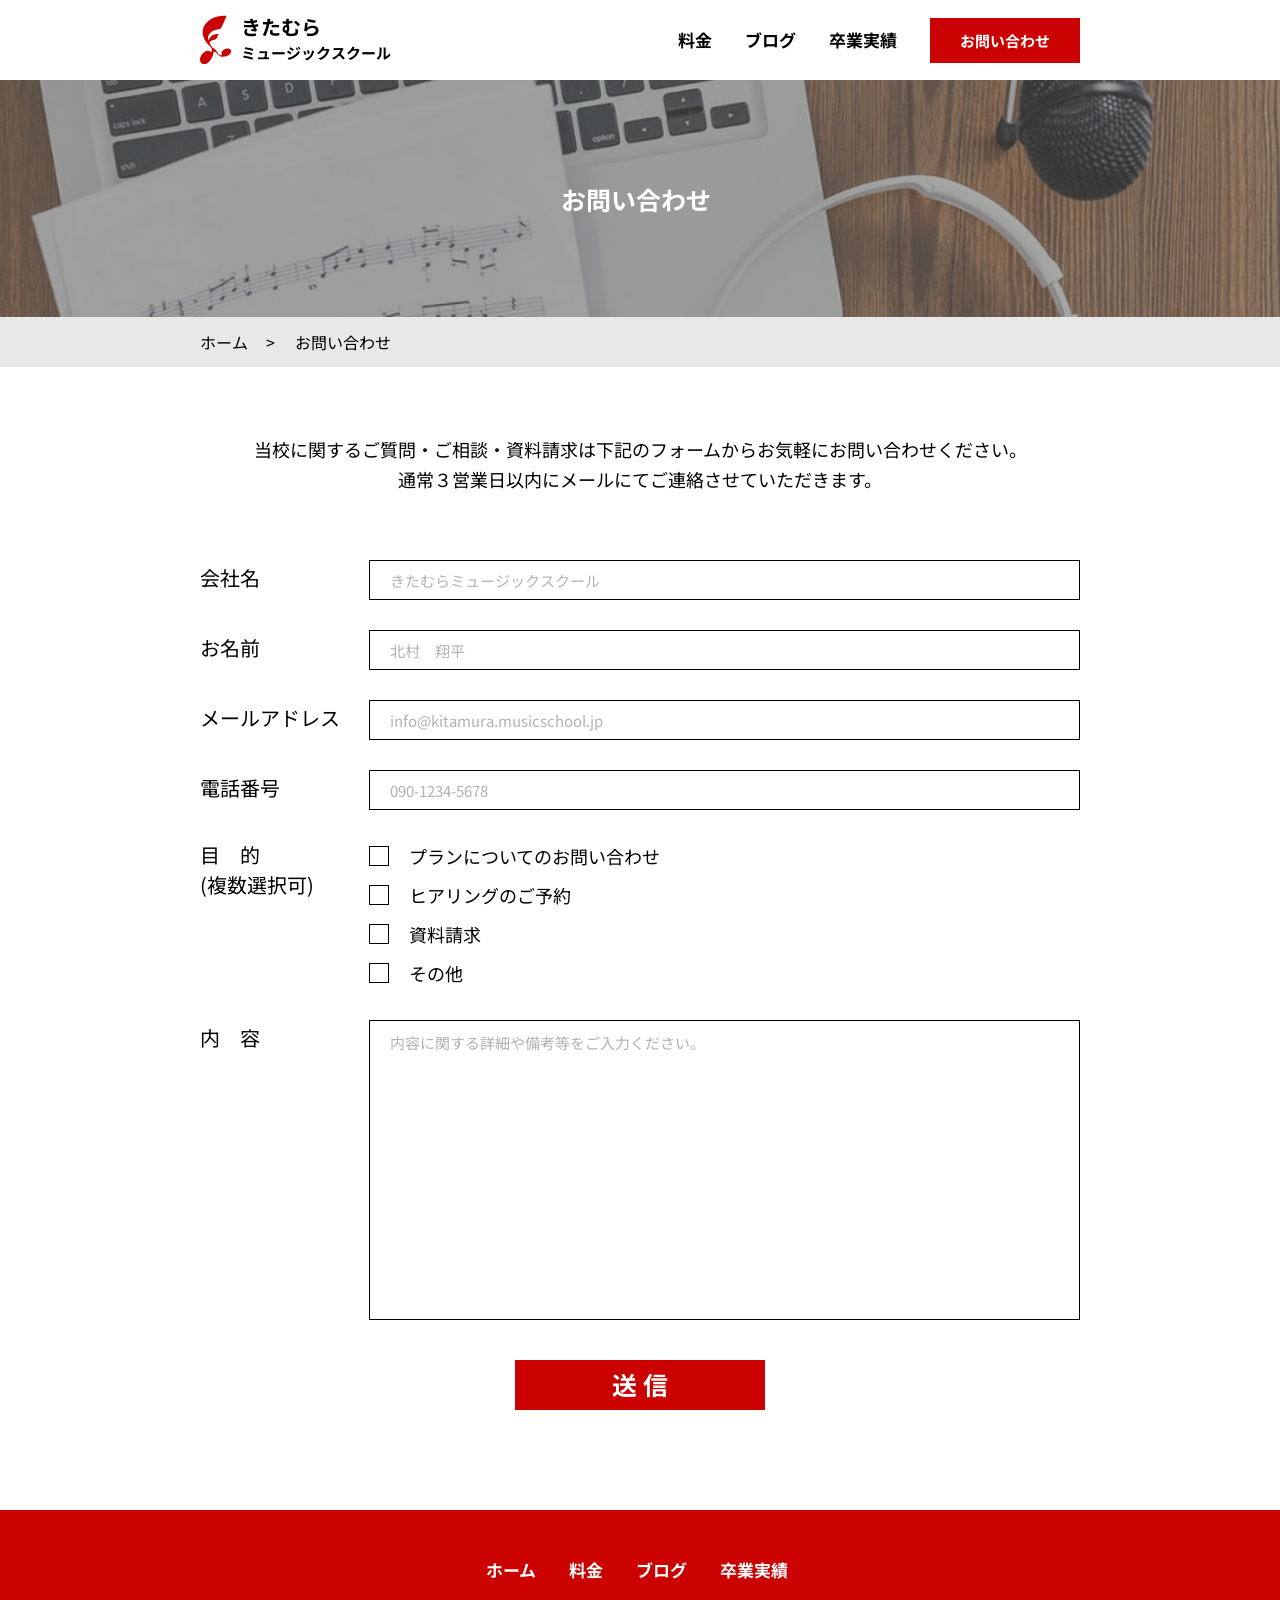
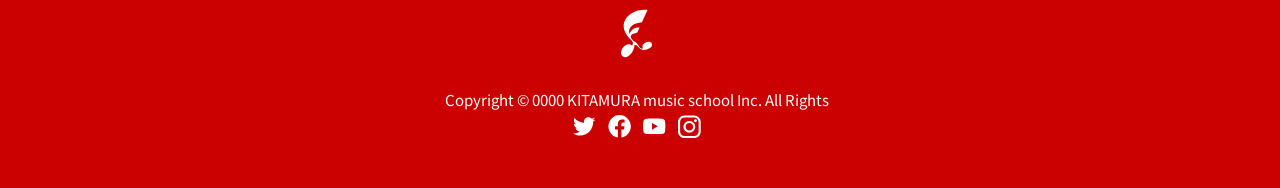
<file: contact_form.html>
<!DOCTYPE html>
<html lang="ja">

<head>
    <meta charset="UTF-8">
    <meta name="viewport" content="width=device-width, initial-scale=1.0">
    <title>お問い合わせ｜きたむらミュージックスクール</title>
    <meta name="description" content="沖縄県宜野湾市にある大人のための音楽教室「きたむらミュージックスクール」へのお問い合わせページです。">
    <meta name="keywords" content="お問い合わせ,音楽, Music,music">
    <meta name="robots" content="noindex">
    <link href="https://fonts.googleapis.com/css2?family=Noto+Sans+JP:wght@100..900&display=swap" rel="stylesheet">
    <link rel="icon" href="images/common/icon-pc.svg" type="image/svg+xml">
    <link rel="stylesheet" href="css/style.css">

</head>

<body>
    <div class="l-wrapper">
        <header class="l-header">
            <div class="p-header">
                <div class="p-header__inner l-inner">
                    <div class="p-header__logo">
                        <div class="p-header__site-title">
                            <a href="index.html" class="logo">
                                <span class="logo__img">
                                    <img src="images/common/icon-pc.svg" alt="きたむらミュージックスクールロゴ" width="32" height="50">
                                </span>
                                <span class="p-header__logo-text">
                                    <span class="logo__main">きたむら</span>
                                    <span class="logo__sub">ミュージックスクール</span>
                                </span>
                            </a>
                        </div>
                    </div>
                    <button id="js-hamburger" class="c-hamburger" aria-label="メニューを開く">
                        <span></span>
                        <span></span>
                        <span></span>
                    </button>

                    <nav id="js-navigation" class="p-header__nav">
                        <ul class="p-header__nav-list">
                            <li><a href="plan.html">料金</a></li>
                            <li><a href="blog_list.html">ブログ</a></li>
                            <li><a href="result_list.html">卒業実績</a></li>
                            <li class="p-header__nav-item--contact">
                                <a href="contact_form.html" class="c-button c-button--head">お問い合わせ</a>
                            </li>
                        </ul>
                    </nav>
                </div>
            </div>
        </header>

        <main class="l-main p-contact-form">

            <div class="c-hero c-hero--with-border">
                <div class="c-hero__img">
                  <picture>
                    <source media="(min-width: 768px)" srcset="images/contact/contact-pc.jpg">
                    <img src="images/contact/contact-sp.jpg" alt="お問い合わせ" width="375" height="300">
                  </picture>
                </div>
                <h1 class="c-hero__text">お問い合わせ</h1>
              </div>

            <!-- パンくずリスト -->
            <nav class="c-breadcrumb" aria-label="パンくずリスト">
                <div class="l-inner">
                    <ol class="c-breadcrumb__list">
                        <li class="c-breadcrumb__item">
                            <a href="index.html" class="c-breadcrumb__link">ホーム</a>
                        </li>
                        <li class="c-breadcrumb__item" aria-current="page">
                            <span class="c-breadcrumb__current">お問い合わせ</span>
                        </li>
                    </ol>
                </div>
            </nav>

            <div class="p-contact-form__content">
                <div class="l-inner">
                    <p class="c-page-message">
                        当校に関するご質問・ご相談・資料請求は下記のフォームからお気軽にお問い合わせください。
                        <br>通常３営業日以内にメールにてご連絡させていただきます。
                    </p>


                    <!--会社名-->
                    <form class="contact__form" action="contact_send.html" method="get">
                        <div class="p-contact__items">
                            <div class="p-contact__item p-contact__item--company">
                                <div class="p-contact__title">
                                    <label for="company" class="contact__label">会社名</label>
                                </div>
                                <div class="p-contact__content">
                                    <input id="company" name="company" class="contact__input" required
                                        placeholder="きたむらミュージックスクール">
                                </div>
                            </div>
                            <!--お名前-->
                            <div class="p-contact__item p-contact__item--name">
                                <div class="p-contact__title">
                                    <label for="name" class="contact__label">お名前</label>
                                </div>
                                <div class="p-contact__content">
                                    <input type="text" id="name" name="name" class="contact__input" required
                                        placeholder="北村　翔平">
                                </div>
                            </div>

                            <!--メールアドレス-->
                            <div class="p-contact__item p-contact__item--email">
                                <div class="p-contact__title">

                                    <label for="email" class="contact__label">メールアドレス</label>
                                </div>
                                <div class="p-contact__content">
                                    <input type="email" id="email" name="email" class="contact__input" required
                                        placeholder="info@kitamura.musicschool.jp">
                                </div>
                            </div>
                            <!--電話番号-->
                            <div class="p-contact__item p-contact__item--tel">
                                <div class="p-contact__title">

                                    <label for="tel" class="contact__label">電話番号</label>
                                </div>
                                <div class="p-contact__content">
                                    <input type="tel" id="tel" name="tel" class="contact__input" required
                                        placeholder="090-1234-5678">
                                </div>
                            </div>
                            <!--目的-->
                            <div class="p-contact__item p-contact__item--inquiry">
                                <div class="p-contact__title">
                                    <span class="contact__label">
                                        目　的<span class="contact__label-sub">(複数選択可)</span>
                                    </span>
                                </div>

                                <div class="p-contact__content">
                                    <div class="contact__checkbox-group">
                                        <label>
                                            <input type="checkbox" name="inquiry[]" value="plan">
                                            <span class="custom-checkbox-square"></span>
                                            <span class="checkbox-text">プランについてのお問い合わせ</span>
                                        </label>
                                        <label>
                                            <input type="checkbox" name="inquiry[]" value="hearing">
                                            <span class="custom-checkbox-square"></span>
                                            <span class="checkbox-text">ヒアリングのご予約</span>
                                        </label>
                                        <label>
                                            <input type="checkbox" name="inquiry[]" value="document">
                                            <span class="custom-checkbox-square"></span>
                                            <span class="checkbox-text">資料請求</span>
                                        </label>
                                        <label>
                                            <input type="checkbox" name="inquiry[]" value="other">
                                            <span class="custom-checkbox-square"></span>
                                            <span class="checkbox-text">その他</span>
                                        </label>
                                    </div>
                                </div>
                            </div>

                            <!--内容（textarea）-->
                            <div class="p-contact__item p-contact__item--message">
                                <div class="p-contact__title">
                                    <label for="message" class="contact__label">内　容</label>
                                </div>
                                <div class="p-contact__content">
                                    <textarea id="message" name="message" class="contact__textarea" required
                                        placeholder="内容に関する詳細や備考等をご入力ください。"></textarea>
                                </div>
                            </div>
                        </div>


                        <!--送信ボタン-->
                        <div class="contact__submit">
                            <button type="submit" class="c-button">送 信</button>
                        </div>

                    </form>
                </div>
            </div>
        </main>

        <!-- TOPへ戻る-->
        <div class="p-fixed-buttons js-fixed-buttons is-contact-page">
            <a href="#" class="js-to-top page-top-btn" id="page-top-btn">
                <img src="images/common/icon_page-top-btn.svg" alt="TOPへ戻る">
            </a>
        </div>

        <!--footerー-->
        <footer class="l-footer p-footer">
            <div class="p-footer__inner">
                <nav class="p-footer__nav">
                    <ul class="p-footer__nav-list">
                        <li class="p-footer__nav-item"><a href="index.html">ホーム</a></li>
                        <li class="p-footer__nav-item"><a href="plan.html">料金</a></li>
                        <li class="p-footer__nav-item"><a href="blog_list.html">ブログ</a></li>
                        <li class="p-footer__nav-item"><a href="result_list.html">卒業実績</a></li>
                    </ul>
                </nav>
                <div class="p-footer__content">
                    <div class="p-footer__logo">
                        <a href="index.html" class="p-footer__logo-link">
                            <img src="images/common/footer-icon.svg" alt="きたむらミュージックスクールロゴ" width="32" height="50">
                        </a>
                    </div>
                    <div class="p-footer__copyright">
                        <p>Copyright © 0000 KITAMURA music school Inc.
                            <span class="u-center-block"> All Rights</span>
                        </p>
                    </div>
                    <div class="p-footer__sns">
                        <a href="#"><img src="images/common/icon-twitter.svg" alt="Twitter"></a>
                        <a href="#"><img src="images/common/icon-facebook.svg" alt="Facebook"></a>
                        <a href="#"><img src="images/common/icon-youtube.svg" alt="YouTube"></a>
                        <a href="#"><img src="images/common/icon-instagram.svg" alt="Instagram"></a>
                    </div>

                </div>

            </div>
        </footer>
    </div>
    <!-- コンテンツ -->
    <script src="https://ajax.googleapis.com/ajax/libs/jquery/3.7.1/jquery.min.js"></script>

    <!-- 共通JS -->
    <script src="js/script.js"></script>

</body>


</html>
</file>
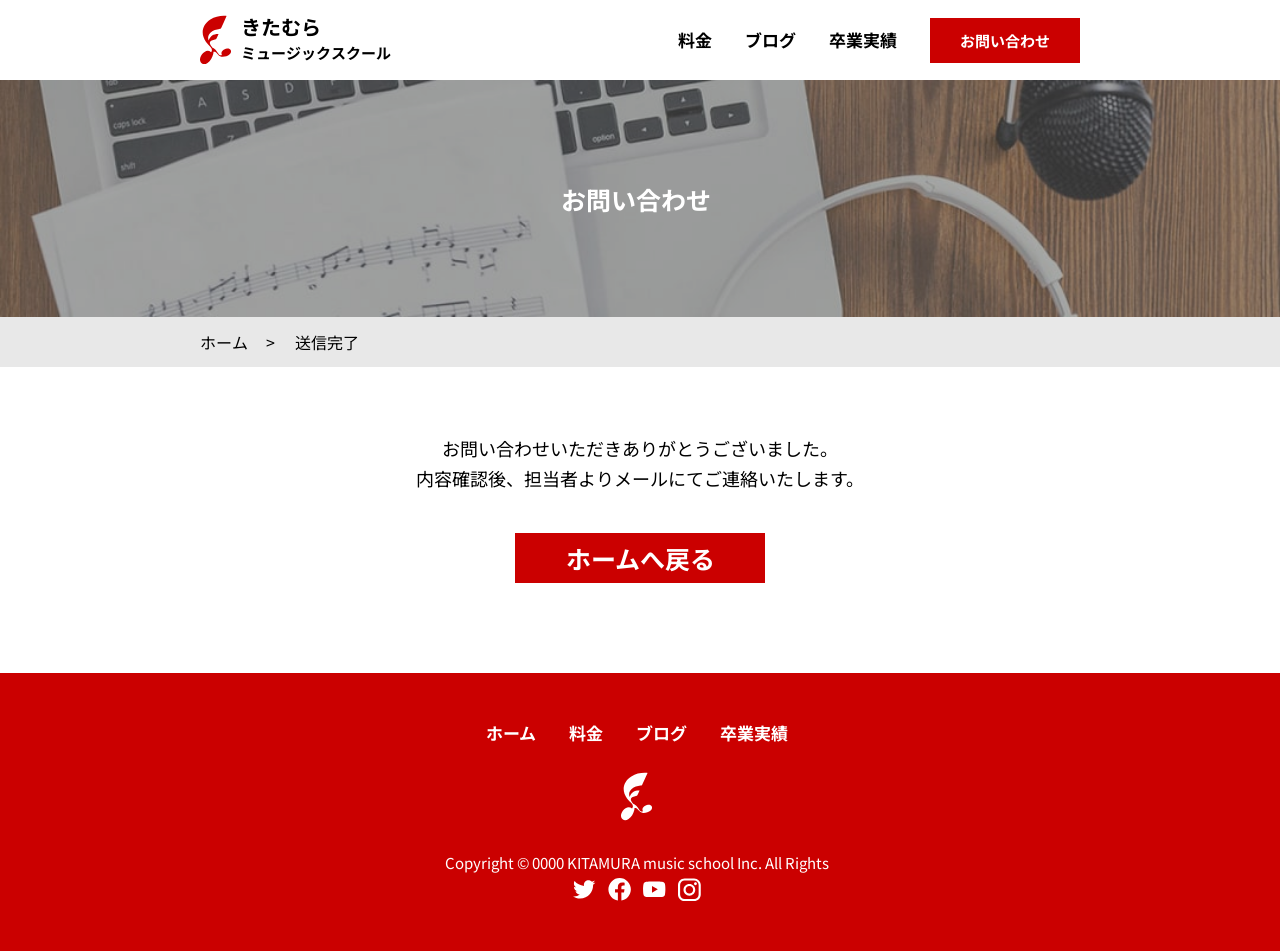
<file: contact_send.html>
<!DOCTYPE html>
<html lang="ja">

<head>
    <meta charset="UTF-8">
    <meta name="viewport" content="width=device-width, initial-scale=1.0">
    <title>お問い合わせ送信完了｜きたむらミュージックスクール</title>
    <meta name="description" content="きたむらミュージックスクールのお問い合わせ送信完了ページです。お問い合わせありがとうございます。">
    <meta name="keywords" content="きたむらミュージックスクール,音楽教室,お問い合わせ">
    <meta name="robots" content="noindex">
    <link href="https://fonts.googleapis.com/css2?family=Noto+Sans+JP:wght@100..900&display=swap" rel="stylesheet">
    <link rel="icon" href="images/common/icon-pc.svg" type="image/svg+xml">
    <link rel="stylesheet" href="css/style.css">

</head>

<body class="is-short-page">
    <div class="l-wrapper">
        <header class="l-header">
            <div class="p-header">
                <div class="p-header__inner l-inner">
                    <div class="p-header__logo">
                        <div class="p-header__site-title">
                            <a href="index.html" class="logo">
                                <span class="logo__img">
                                    <img src="images/common/icon-pc.svg" alt="きたむらミュージックスクールロゴ" width="32" height="50">
                                </span>
                                <span class="p-header__logo-text">
                                    <span class="logo__main">きたむら</span>
                                    <span class="logo__sub">ミュージックスクール</span>
                                </span>
                            </a>
                        </div>
                    </div>
                    <button id="js-hamburger" class="c-hamburger" aria-label="メニューを開く">
                        <span></span>
                        <span></span>
                        <span></span>
                    </button>

                    <nav id="js-navigation" class="p-header__nav">
                        <ul class="p-header__nav-list">
                            <li><a href="plan.html">料金</a></li>
                            <li><a href="blog_list.html">ブログ</a></li>
                            <li><a href="result_list.html">卒業実績</a></li>
                            <li class="p-header__nav-item--contact">
                                <a href="contact_form.html" class="c-button c-button--head">お問い合わせ</a>
                            </li>
                        </ul>
                    </nav>
                </div>
            </div>
        </header>

        <main class="l-main p-contact-send">
            <div class="c-hero c-hero--with-border">
                <div class="c-hero__img">
                  <picture>
                    <source media="(min-width: 768px)" srcset="images/contact/contact-pc.jpg">
                    <img src="images/contact/contact-sp.jpg" alt="お問い合わせ" width="375" height="300">
                  </picture>
                </div>
                <h1 class="c-hero__text">お問い合わせ</h1>
              </div>

            <!-- パンくずリスト -->
            <nav class="c-breadcrumb" aria-label="パンくずリスト">
                <div class="l-inner">
                    <ol class="c-breadcrumb__list">
                        <li class="c-breadcrumb__item">
                            <a href="index.html" class="c-breadcrumb__link">ホーム</a>
                        </li>
                        <li class="c-breadcrumb__item" aria-current="page">
                            <span class="c-breadcrumb__current">送信完了</span>
                        </li>
                    </ol>
                </div>
            </nav>

            <div class="p-contact-send__content">
                <div class="l-inner">
                    <p class="c-page-message">
                        お問い合わせいただきありがとうございました。
                        <br>内容確認後、担当者よりメールにてご連絡いたします。
                    </p>

                    <div class="p-page-btn">
                        <a href="index.html" class="c-button c-button--back">ホームへ戻る</a>
                    </div>
                </div>
            </div>
        </main>


        <!--footerー-->
        <footer class="l-footer p-footer">
            <div class="p-footer__inner">
                <nav class="p-footer__nav">
                    <ul class="p-footer__nav-list">
                        <li class="p-footer__nav-item"><a href="index.html">ホーム</a></li>
                        <li class="p-footer__nav-item"><a href="plan.html">料金</a></li>
                        <li class="p-footer__nav-item"><a href="blog_list.html">ブログ</a></li>
                        <li class="p-footer__nav-item"><a href="result_list.html">卒業実績</a></li>
                    </ul>
                </nav>
                <div class="p-footer__content">
                    <div class="p-footer__logo">
                        <a href="index.html" class="p-footer__logo-link">
                            <img src="images/common/footer-icon.svg" alt="きたむらミュージックスクールロゴ" width="32" height="50">
                        </a>
                    </div>
                    <div class="p-footer__copyright">
                        <p>Copyright © 0000 KITAMURA music school Inc.
                            <span class="u-center-block"> All Rights</span>
                        </p>
                    </div>
                    <div class="p-footer__sns">
                        <a href="#"><img src="images/common/icon-twitter.svg" alt="Twitter"></a>
                        <a href="#"><img src="images/common/icon-facebook.svg" alt="Facebook"></a>
                        <a href="#"><img src="images/common/icon-youtube.svg" alt="YouTube"></a>
                        <a href="#"><img src="images/common/icon-instagram.svg" alt="Instagram"></a>
                    </div>
                </div>
            </div>
        </footer>
    </div>
    <!-- コンテンツ -->
    <script src="https://ajax.googleapis.com/ajax/libs/jquery/3.7.1/jquery.min.js"></script>

    <!-- 共通JS -->
    <script src="js/script.js"></script>

</body>


</html>
</file>
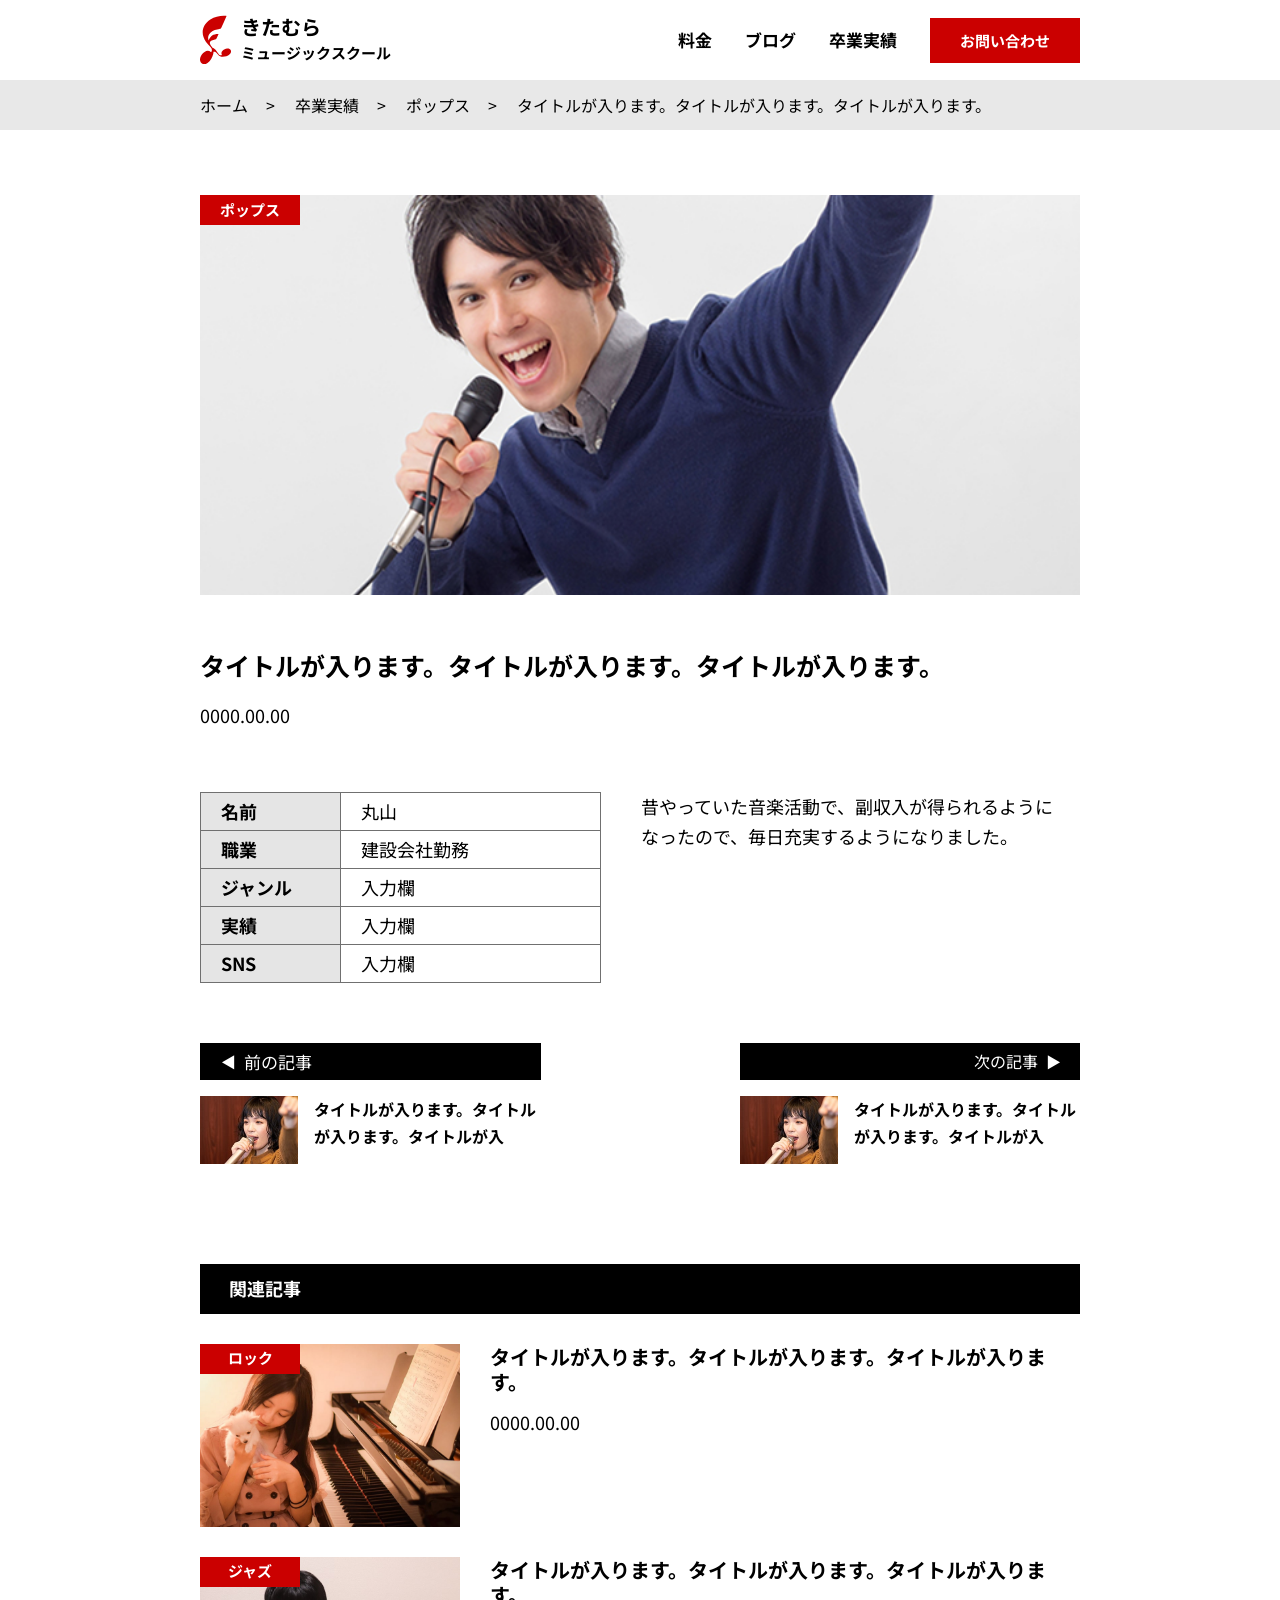
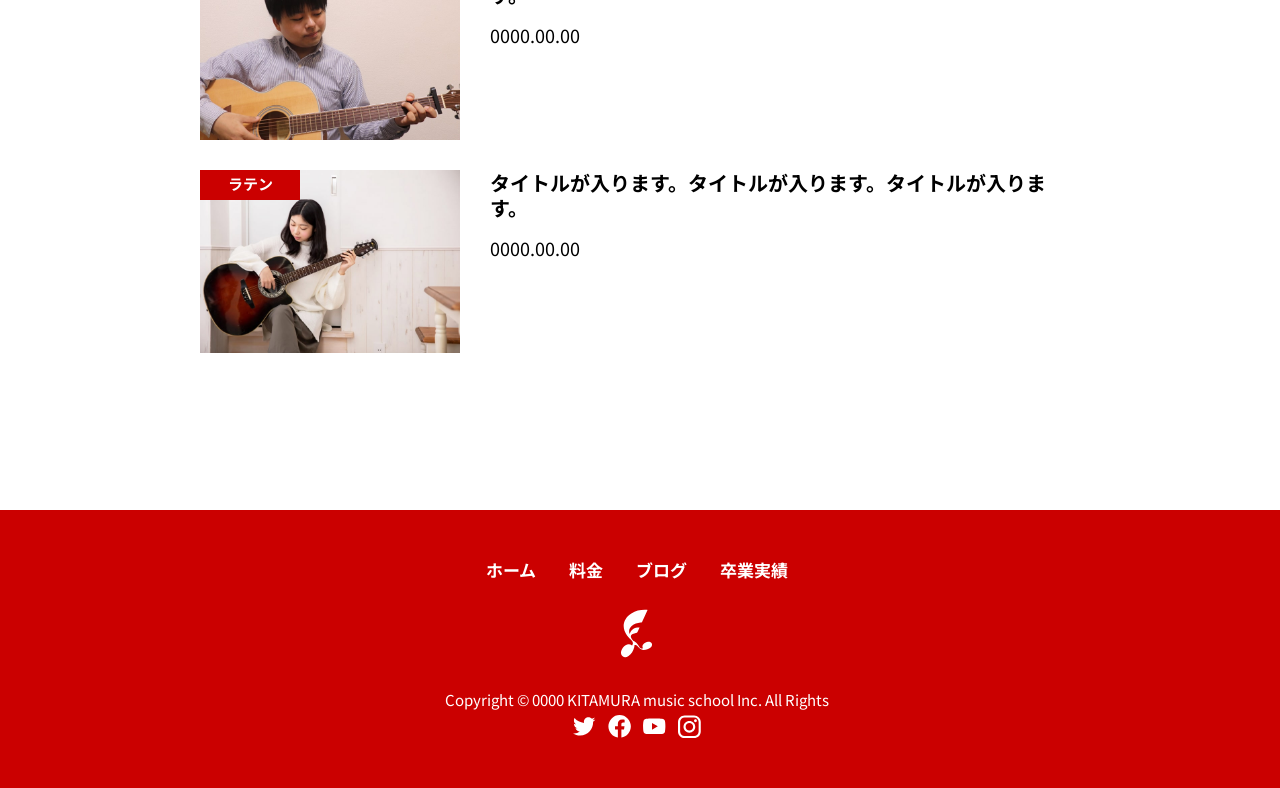
<file: result_details.html>
<!DOCTYPE html>
<html lang="ja">

<head>
    <meta charset="UTF-8">
    <meta name="viewport" content="width=device-width, initial-scale=1.0">
    <title>卒業実績詳細｜きたむらミュージックスクール</title>
    <meta name="description" content="きたむらミュージックスクールの卒業実績詳細ページです。">
    <meta name="keywords" content="卒業実績,音楽, Music,music">
    <meta name="robots" content="noindex">
    <link href="https://fonts.googleapis.com/css2?family=Noto+Sans+JP:wght@100..900&display=swap" rel="stylesheet">
    <link rel="icon" href="images/common/icon-pc.svg" type="image/svg+xml">
    <link rel="stylesheet" href="css/style.css">

</head>

<body class="is-result-detail">
    <div class="l-wrapper">
        <header class="l-header">
            <div class="p-header">
                <div class="p-header__inner l-inner">
                    <div class="p-header__logo">
                        <div class="p-header__site-title">
                            <a href="index.html" class="logo">
                                <span class="logo__img">
                                    <img src="images/common/icon-pc.svg" alt="きたむらミュージックスクールロゴ" width="32" height="50">
                                </span>
                                <span class="p-header__logo-text">
                                    <span class="logo__main">きたむら</span>
                                    <span class="logo__sub">ミュージックスクール</span>
                                </span>
                            </a>
                        </div>
                    </div>
                    <button id="js-hamburger" class="c-hamburger" aria-label="メニューを開く">
                        <span></span>
                        <span></span>
                        <span></span>
                    </button>

                    <nav id="js-navigation" class="p-header__nav">
                        <ul class="p-header__nav-list">
                            <li><a href="plan.html">料金</a></li>
                            <li><a href="blog_list.html">ブログ</a></li>
                            <li><a href="result_list.html">卒業実績</a></li>
                            <li class="p-header__nav-item--contact">
                                <a href="contact_form.html" class="c-button c-button--head">お問い合わせ</a>
                            </li>
                        </ul>
                    </nav>
                </div>
            </div>
        </header>

        <main class="l-main p-result-details">

            <!-- パンくずリスト -->
            <nav class="c-breadcrumb" aria-label="パンくずリスト">
                <div class="l-inner">
                    <ol class="c-breadcrumb__list">
                        <li class="c-breadcrumb__item">
                            <a href="index.html" class="c-breadcrumb__link">ホーム</a>
                        </li>

                        <li class="c-breadcrumb__item">
                            <a href="result_list.html" class="c-breadcrumb__link">卒業実績</a>
                        </li>

                        <li class="c-breadcrumb__item">
                            <a href="#" class="c-breadcrumb__link">ポップス</a>
                        </li>

                        <li class="c-breadcrumb__item" aria-current="page">
                            <span class="c-breadcrumb__current">
                                タイトルが入ります。タイトルが入ります。タイトルが入ります。
                            </span>
                        </li>
                    </ol>
                </div>
            </nav>

            <div class="p-result-details__content">
                <div class="l-inner">
                    <div class="p-result-detail__head">
                        <div class="c-result-card__img">
                            <picture>
                                <source media="(min-width: 768px)" srcset="images/result/result-details-hero-pc.jpg">
                                <img src="images/result/result-details-hero-sp.jpg" alt="マイクを持っている男性" width="335"
                                    height="236">
                            </picture>
                            <span class="c-tag c-tag--lg">ポップス</span>
                        </div>

                        <div class="c-result-card__body">
                            <h1 class="p-article-title">
                                タイトルが入ります。タイトルが入ります。タイトルが入ります。
                            </h1>
                            <time datetime="2026-01-01" class="c-result-card__date">0000.00.00</time>
                        </div>
                    </div>
                    <div class="p-result-details__wrap">
                        <div class="p-result-details__table">
                            <table>
                                <tr>
                                    <th>名前</th>
                                    <td>丸山</td>
                                </tr>
                                <tr>
                                    <th>職業</th>
                                    <td>建設会社勤務</td>
                                </tr>
                                <tr>
                                    <th>ジャンル</th>
                                    <td>入力欄</td>
                                </tr>
                                <tr>
                                    <th>実績</th>
                                    <td>入力欄</td>
                                </tr>
                                <tr>
                                    <th>SNS</th>
                                    <td>入力欄</td>
                                </tr>
                            </table>
                        </div>

                        <div class="p-result-details__text">
                            <p class="p-result-details__description">
                                昔やっていた音楽活動で、副収入が得られるように<br>なったので、毎日充実するようになりました。
                            </p>
                        </div>
                    </div>

                    <div class="c-article-nav">
                        <div class="c-article-nav__item c-article-nav__item--prev">
                            <a href="#" class="c-article-nav__link">
                                <span class="c-article-nav__label c-article-nav__label--prev">前の記事</span>

                                <div class="c-article-nav__content">
                                    <div class="c-article-nav__img">
                                        <img src="images/result/result-details-pc.jpg" width="98" height="68" alt="歌う女性">
                                      </div>

                                    <p class="c-article-nav__text">
                                        タイトルが入ります。タイトルが入ります。タイトルが入 </p>
                                </div>

                            </a>
                        </div>

                        <div class="c-article-nav__item c-article-nav__item--next">
                            <a href="#" class="c-article-nav__link">
                                <span class="c-article-nav__label c-article-nav__label--next">次の記事</span>

                                <div class="c-article-nav__content">
                                    <div class="c-article-nav__img">
                                        <img src="images/result/result-details-pc.jpg" width="98" height="68" alt="歌う女性">
                                      </div>

                                    <p class="c-article-nav__text">
                                        タイトルが入ります。タイトルが入ります。タイトルが入 </p>
                                </div>
                            </a>
                        </div>
                    </div>

                    <div class="c-article-related">
                        <h2 class="c-article-related__title">関連記事</h2>

                        <article class="c-result-card">
                            <a href="#" class="c-result-card__link">
                                <div class="c-result-card__img">
                                    <picture>
                                        <img src="images/result/result-list02_pc.jpg" alt="ピアノの前で犬を抱っこしている女性の写真"
                                            width="160" height="111">
                                    </picture>
                                    <span class="c-tag c-tag--lg">ロック</span>
                                </div>

                                <div class="c-result-card__body">
                                    <h3 class="c-result-card__title">
                                        <span class="pc">タイトルが入ります。タイトルが入ります。タイトルが入ります。</span>
                                        <span class="sp">タイトルが入ります。タイトル</span>
                                    </h3>
                                    <time datetime="2026-01-01" class="c-result-card__date">0000.00.00</time>
                                </div>
                            </a>
                        </article>

                        <article class="c-result-card">
                            <a href="#" class="c-result-card__link">
                                <div class="c-result-card__img">
                                    <picture>
                                        <img src="images/result/result-list03_pc.jpg" alt="ギターを弾く男性の写真" width="160"
                                            height="111">
                                    </picture>
                                    <span class="c-tag c-tag--lg">ジャズ</span>
                                </div>

                                <div class="c-result-card__body">
                                    <h3 class="c-result-card__title">
                                        <span class="pc">タイトルが入ります。タイトルが入ります。タイトルが入ります。</span>
                                        <span class="sp">タイトルが入ります。タイトル</span>
                                    </h3>
                                    <time datetime="2026-01-01" class="c-result-card__date">0000.00.00</time>
                                </div>
                            </a>
                        </article>

                        <article class="c-result-card">
                            <a href="#" class="c-result-card__link">
                                <div class="c-result-card__img">
                                    <picture>
                                        <img src="images/result/result-list04_pc.jpg" alt="ギターを弾く女性の写真" width="160"
                                            height="111">
                                    </picture>
                                    <span class="c-tag c-tag--lg">ラテン</span>
                                </div>

                                <div class="c-result-card__body">
                                    <h3 class="c-result-card__title">
                                        <span class="pc">タイトルが入ります。タイトルが入ります。タイトルが入ります。</span>
                                        <span class="sp">タイトルが入ります。タイトル</span>
                                    </h3>
                                    <time datetime="2026-01-01" class="c-result-card__date">0000.00.00</time>
                                </div>
                            </a>
                        </article>
                    </div>
                </div>
            </div>
        </main>

        <!-- TOPへ戻る・お問合せボタン -->
        <div class="p-fixed-buttons js-fixed-buttons">
            <a href="#" class="js-to-top page-top-btn" id="page-top-btn">
                <img src="images/common/icon_page-top-btn.svg" alt="TOPへ戻る">
            </a>
            <div class="p-contact-banner">
                <a href="contact_form.html" class="c-button c-button--footer">お問い合わせ</a>
            </div>
        </div>



        <!--footerー-->
        <footer class="l-footer p-footer">
            <div class="p-footer__inner">
                <nav class="p-footer__nav">
                    <ul class="p-footer__nav-list">
                        <li class="p-footer__nav-item"><a href="index.html">ホーム</a></li>
                        <li class="p-footer__nav-item"><a href="plan.html">料金</a></li>
                        <li class="p-footer__nav-item"><a href="blog_list.html">ブログ</a></li>
                        <li class="p-footer__nav-item"><a href="result_list.html">卒業実績</a></li>
                    </ul>
                </nav>
                <div class="p-footer__content">
                    <div class="p-footer__logo">
                        <a href="index.html" class="p-footer__logo-link">
                            <img src="images/common/footer-icon.svg" alt="きたむらミュージックスクールロゴ" width="32" height="50">
                        </a>
                    </div>
                    <div class="p-footer__copyright">
                        <p>Copyright © 0000 KITAMURA music school Inc.
                            <span class="u-center-block"> All Rights</span>
                        </p>
                    </div>
                    <div class="p-footer__sns">
                        <a href="#"><img src="images/common/icon-twitter.svg" alt="Twitter"></a>
                        <a href="#"><img src="images/common/icon-facebook.svg" alt="Facebook"></a>
                        <a href="#"><img src="images/common/icon-youtube.svg" alt="YouTube"></a>
                        <a href="#"><img src="images/common/icon-instagram.svg" alt="Instagram"></a>
                    </div>
                </div>
            </div>
        </footer>
    </div>


    <!-- コンテンツ -->
    <script src="https://ajax.googleapis.com/ajax/libs/jquery/3.7.1/jquery.min.js"></script>

    <!-- 共通JS -->
    <script src="js/script.js"></script>

</body>

</html>
</file>
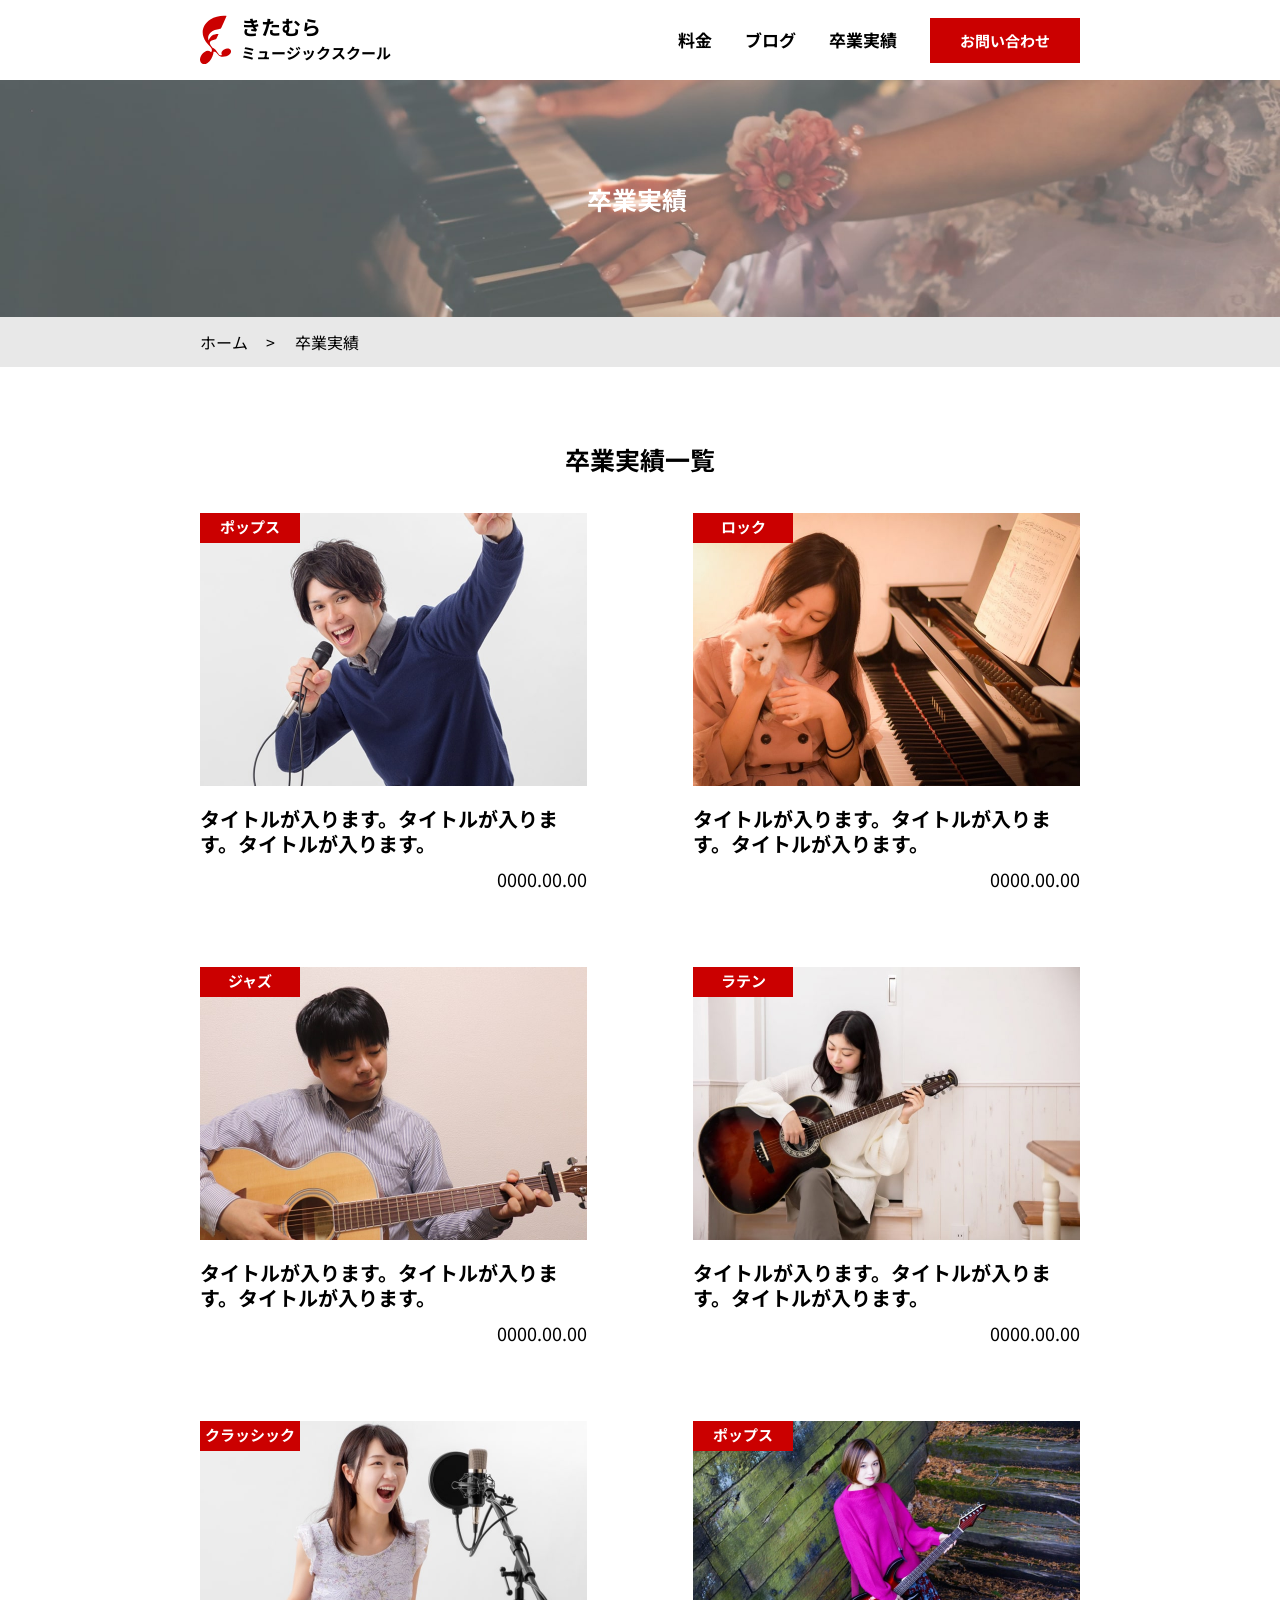
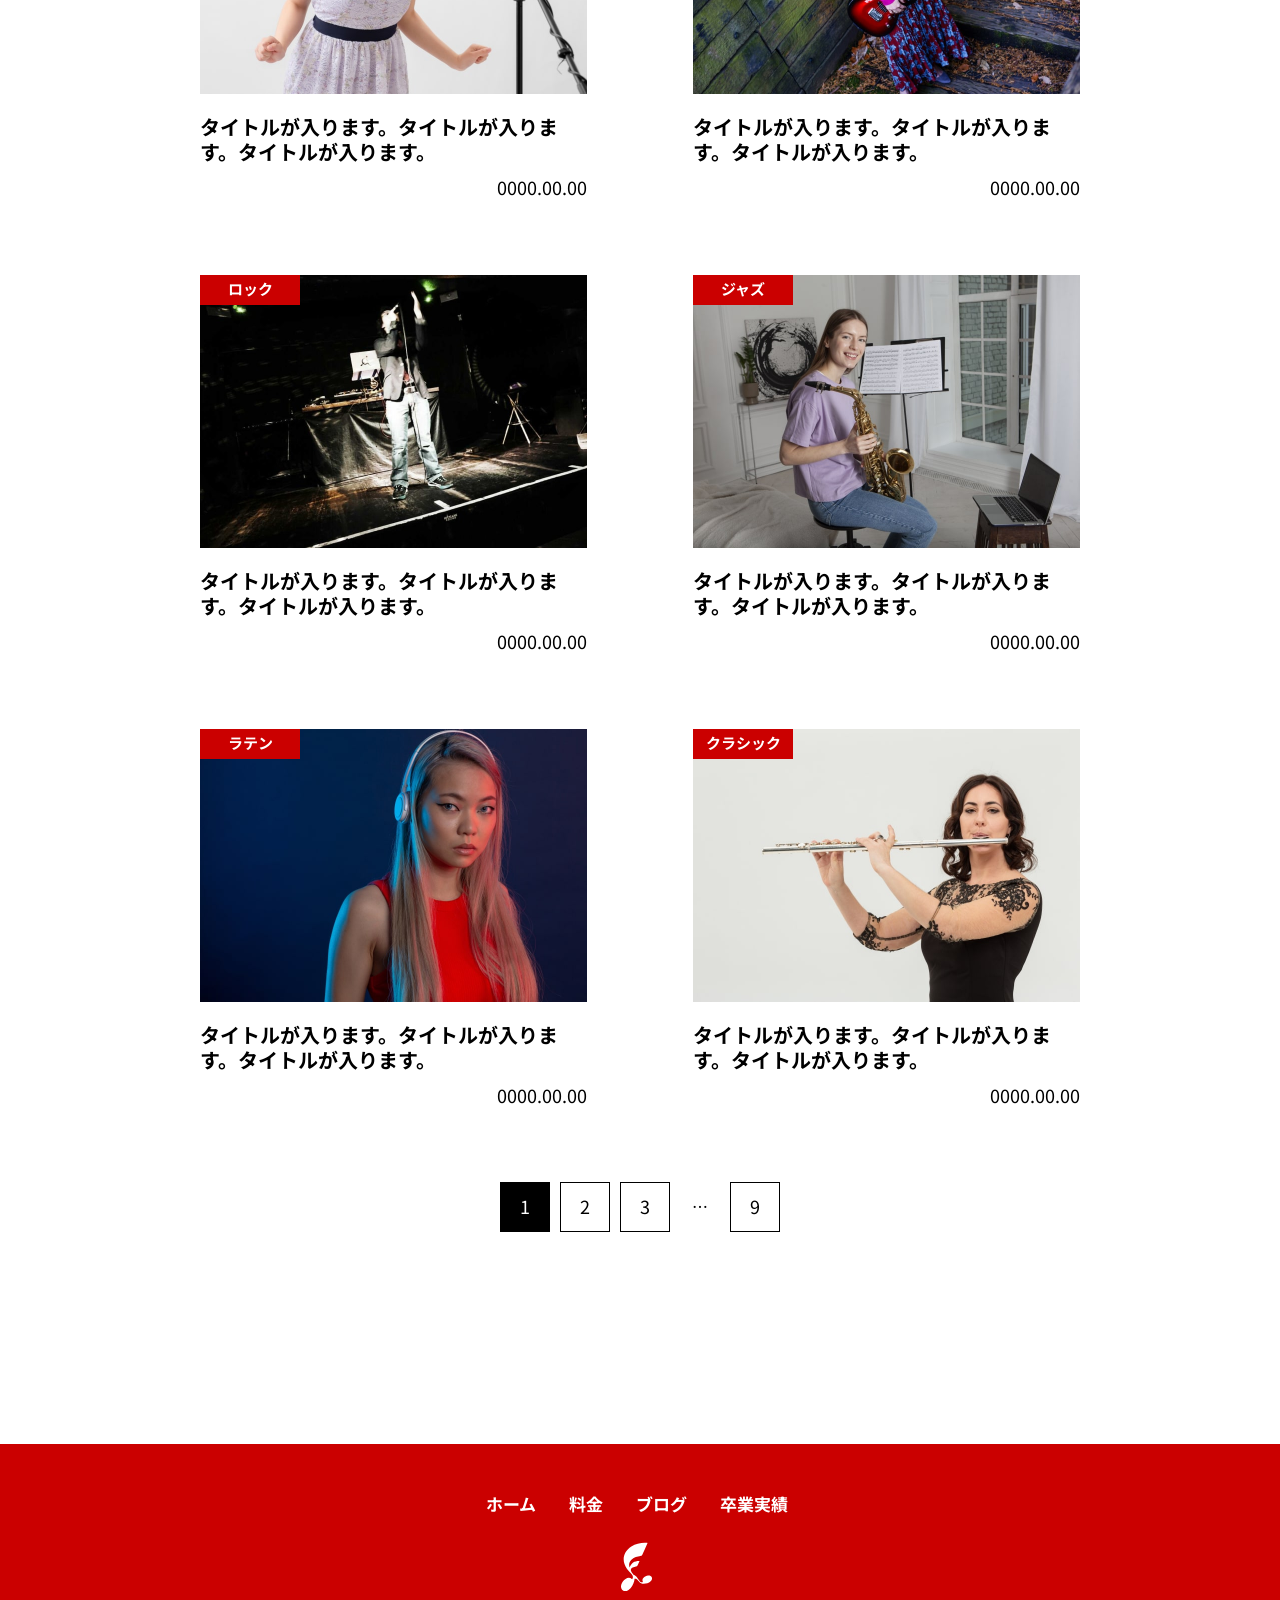
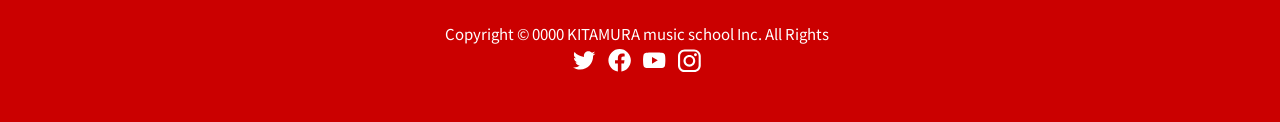
<file: result_list.html>
<!DOCTYPE html>
<html lang="ja">

<head>
    <meta charset="UTF-8">
    <meta name="viewport" content="width=device-width, initial-scale=1.0">
    <title>卒業実績｜きたむらミュージックスクール</title>
    <meta name="description" content="きたむらミュージックスクールの卒業実績一覧ページです。">
    <meta name="keywords" content="卒業実績,音楽, Music,music">
    <meta name="robots" content="noindex">
    <link href="https://fonts.googleapis.com/css2?family=Noto+Sans+JP:wght@100..900&display=swap" rel="stylesheet">
    <link rel="icon" href="images/common/icon-pc.svg" type="image/svg+xml">
    <link rel="stylesheet" href="css/style.css">

</head>

<body>
    <div class="l-wrapper">
        <header class="l-header">
            <div class="p-header">
                <div class="p-header__inner l-inner">
                    <div class="p-header__logo">
                        <div class="p-header__site-title">
                            <a href="index.html" class="logo">
                                <span class="logo__img">
                                    <img src="images/common/icon-pc.svg" alt="きたむらミュージックスクールロゴ" width="32" height="50">
                                </span>
                                <span class="p-header__logo-text">
                                    <span class="logo__main">きたむら</span>
                                    <span class="logo__sub">ミュージックスクール</span>
                                </span>
                            </a>
                        </div>
                    </div>
                    <button id="js-hamburger" class="c-hamburger" aria-label="メニューを開く">
                        <span></span>
                        <span></span>
                        <span></span>
                    </button>

                    <nav id="js-navigation" class="p-header__nav">
                        <ul class="p-header__nav-list">
                            <li><a href="plan.html">料金</a></li>
                            <li><a href="blog_list.html">ブログ</a></li>
                            <li><a href="result_list.html">卒業実績</a></li>
                            <li class="p-header__nav-item--contact">
                                <a href="contact_form.html" class="c-button c-button--head">お問い合わせ</a>
                            </li>
                        </ul>
                    </nav>
                </div>
            </div>
        </header>

        <main class="l-main p-result-list">

            <div class="c-hero c-hero--with-border">
                <div class="c-hero__img">
                  <picture>
                    <source media="(min-width: 768px)" srcset="images/result/result-list_pc.jpg">
                    <img src="images/result/result-list_pc.jpg" alt="ピアノ演奏" width="375" height="300">
                  </picture>
                </div>
                <h1 class="c-hero__text">卒業実績</h1>
              </div>
              
            <!-- パンくずリスト -->
            <nav class="c-breadcrumb" aria-label="パンくずリスト">
                <div class="l-inner">
                    <ol class="c-breadcrumb__list">
                        <li class="c-breadcrumb__item">
                            <a href="index.html" class="c-breadcrumb__link">ホーム</a>
                        </li>
                        <li class="c-breadcrumb__item" aria-current="page">
                            <span class="c-breadcrumb__current">卒業実績</span>
                        </li>
                    </ol>
                </div>
            </nav>

            <section class="p-result-list__content">
                <div class="l-inner">
                    <h2 class="c-page-title c-page-title--result">卒業実績一覧</h2>

                    <div class="p-result-list__grid">

                        <!-- 1記事目 -->
                        <article class="c-result-card">
                            <a href="result_details.html" class="c-result-card__link">
                                <div class="c-result-card__img">
                                    <picture>
                                        <img src="images/result/result-list01_pc.jpg" alt="マイクを持っている男性の写真" width="387"
                                            height="273">
                                    </picture>
                                    <span class="c-tag c-tag--lg">ポップス</span>
                                </div>

                                <div class="c-result-card__body">
                                    <h3 class="c-result-card__title">
                                        タイトルが入ります。タイトルが入ります。タイトルが入ります。
                                    </h3>
                                    <time datetime="2026-01-01" class="c-result-card__date">0000.00.00</time>
                                </div>
                            </a>
                        </article>

                        <!-- 2記事目 -->
                        <article class="c-result-card">
                            <a href="result_details.html" class="c-result-card__link">
                                <div class="c-result-card__img">
                                    <picture>
                                        <img src="images/result/result-list02_pc.jpg" alt="ピアノの前で犬を抱っこしている女性の写真"
                                            width="387" height="273">
                                    </picture>
                                    <span class="c-tag c-tag--lg">ロック</span>
                                </div>

                                <div class="c-result-card__body">
                                    <h3 class="c-result-card__title">
                                        タイトルが入ります。タイトルが入ります。タイトルが入ります。
                                    </h3>
                                    <time datetime="2026-01-01" class="c-result-card__date">0000.00.00</time>
                                </div>
                            </a>
                        </article>

                        <!-- 3記事目 -->
                        <article class="c-result-card">
                            <a href="result_details.html" class="c-result-card__link">
                                <div class="c-result-card__img">
                                    <picture>
                                        <img src="images/result/result-list03_pc.jpg" alt="ギターを弾く男性の写真" width="387"
                                            height="273">
                                    </picture>
                                    <span class="c-tag c-tag--lg">ジャズ</span>
                                </div>

                                <div class="c-result-card__body">
                                    <h3 class="c-result-card__title">
                                        タイトルが入ります。タイトルが入ります。タイトルが入ります。
                                    </h3>
                                    <time datetime="2026-01-01" class="c-result-card__date">0000.00.00</time>
                                </div>
                            </a>
                        </article>

                        <!-- 4記事目 -->
                        <article class="c-result-card">
                            <a href="result_details.html" class="c-result-card__link">
                                <div class="c-result-card__img">
                                    <picture>
                                        <img src="images/result/result-list04_pc.jpg" alt="ギターを弾く女性の写真" width="387"
                                            height="273">
                                    </picture>
                                    <span class="c-tag c-tag--lg">ラテン</span>
                                </div>

                                <div class="c-result-card__body">
                                    <h3 class="c-result-card__title">
                                        タイトルが入ります。タイトルが入ります。タイトルが入ります。
                                    </h3>
                                    <time datetime="2026-01-01" class="c-result-card__date">0000.00.00</time>
                                </div>
                            </a>
                        </article>

                        <!-- 5記事目 -->
                        <article class="c-result-card">
                            <a href="result_details.html" class="c-result-card__link">
                                <div class="c-result-card__img">
                                    <picture>
                                        <img src="images/result/result-list05_pc.jpg" alt="マイクの前で歌う女性の写真" width="387"
                                            height="273">
                                    </picture>
                                    <span class="c-tag c-tag--lg">クラッシック</span>
                                </div>

                                <div class="c-result-card__body">
                                    <h3 class="c-result-card__title">
                                        タイトルが入ります。タイトルが入ります。タイトルが入ります。
                                    </h3>
                                    <time datetime="2026-01-01" class="c-result-card__date">0000.00.00</time>
                                </div>
                            </a>
                        </article>

                        <!-- 6記事目 -->
                        <article class="c-result-card">
                            <a href="result_details.html" class="c-result-card__link">
                                <div class="c-result-card__img">
                                    <picture>
                                        <img src="images/result/result-list06_pc.jpg" alt="ギターを持つ女性の写真" width="387"
                                            height="273">
                                    </picture>
                                    <span class="c-tag c-tag--lg">ポップス</span>
                                </div>

                                <div class="c-result-card__body">
                                    <h3 class="c-result-card__title">
                                        タイトルが入ります。タイトルが入ります。タイトルが入ります。
                                    </h3>
                                    <time datetime="2026-01-01" class="c-result-card__date">0000.00.00</time>
                                </div>
                            </a>
                        </article>

                        <!-- 7記事目 -->
                        <article class="c-result-card">
                            <a href="result_details.html" class="c-result-card__link">
                                <div class="c-result-card__img">
                                    <picture>
                                        <img src="images/result/result-list07_pc.jpg" alt="ステージで歌う男性の写真" width="387"
                                            height="273">
                                    </picture>
                                    <span class="c-tag c-tag--lg">ロック</span>
                                </div>

                                <div class="c-result-card__body">
                                    <h3 class="c-result-card__title">
                                        タイトルが入ります。タイトルが入ります。タイトルが入ります。
                                    </h3>
                                    <time datetime="2026-01-01" class="c-result-card__date">0000.00.00</time>
                                </div>
                            </a>
                        </article>

                        <!-- 8記事目 -->
                        <article class="c-result-card">
                            <a href="result_details.html" class="c-result-card__link">
                                <div class="c-result-card__img">
                                    <picture>
                                        <img src="images/result/result-list08_pc.jpg" alt="トランペットを持つ女性の写真" width="387"
                                            height="273">
                                    </picture>
                                    <span class="c-tag c-tag--lg">ジャズ</span>
                                </div>

                                <div class="c-result-card__body">
                                    <h3 class="c-result-card__title">
                                        タイトルが入ります。タイトルが入ります。タイトルが入ります。
                                    </h3>
                                    <time datetime="2026-01-01" class="c-result-card__date">0000.00.00</time>
                                </div>
                            </a>
                        </article>

                        <!-- 9記事目 -->
                        <article class="c-result-card">
                            <a href="result_details.html" class="c-result-card__link">
                                <div class="c-result-card__img">
                                    <picture>
                                        <img src="images/result/result-list09_pc.jpg" alt="ヘッドフォンをしている女性の写真" width="387"
                                            height="273">
                                    </picture>
                                    <span class="c-tag c-tag--lg">ラテン</span>
                                </div>

                                <div class="c-result-card__body">
                                    <h3 class="c-result-card__title">
                                        タイトルが入ります。タイトルが入ります。タイトルが入ります。
                                    </h3>
                                    <time datetime="2026-01-01" class="c-result-card__date">0000.00.00</time>
                                </div>
                            </a>
                        </article>

                        <!-- 10記事目 -->
                        <article class="c-result-card">
                            <a href="result_details.html" class="c-result-card__link">
                                <div class="c-result-card__img">
                                    <picture>
                                        <img src="images/result/result-list10_pc.jpg" alt="クラリネットを吹く女性の写真" width="387"
                                            height="273">
                                    </picture>
                                    <span class="c-tag c-tag--lg">クラシック</span>
                                </div>

                                <div class="c-result-card__body">
                                    <h3 class="c-result-card__title">
                                        タイトルが入ります。タイトルが入ります。タイトルが入ります。
                                    </h3>
                                    <time datetime="2026-01-01" class="c-result-card__date">0000.00.00</time>
                                </div>
                            </a>
                        </article>

                    </div>


                    <!-- ページネーション -->
                    <div class="c-pagination">
                        <span class="c-pagination__num is-active">1</span>
                        <a href="#" class="c-pagination__num">2</a>
                        <a href="#" class="c-pagination__num">3</a>
                        <span class="c-pagination__dots">…</span>
                        <a href="#" class="c-pagination__num">9</a>
                    </div>
                </div>
            </section>
        </main>

        <!-- TOPへ戻る・お問合せボタン -->
        <div class="p-fixed-buttons js-fixed-buttons">
            <a href="#" class="js-to-top page-top-btn" id="page-top-btn">
                <img src="images/common/icon_page-top-btn.svg" alt="TOPへ戻る">
            </a>
            <div class="p-contact-banner">
                <a href="contact_form.html" class="c-button c-button--footer">お問い合わせ</a>
            </div>
        </div>

        <!--footerー-->
        <footer class="l-footer p-footer">
            <div class="p-footer__inner">
                <nav class="p-footer__nav">
                    <ul class="p-footer__nav-list">
                        <li class="p-footer__nav-item"><a href="index.html">ホーム</a></li>
                        <li class="p-footer__nav-item"><a href="plan.html">料金</a></li>
                        <li class="p-footer__nav-item"><a href="blog_list.html">ブログ</a></li>
                        <li class="p-footer__nav-item"><a href="result_list.html">卒業実績</a></li>
                    </ul>
                </nav>
                <div class="p-footer__content">
                    <div class="p-footer__logo">
                        <a href="index.html" class="p-footer__logo-link">
                            <img src="images/common/footer-icon.svg" alt="きたむらミュージックスクールロゴ" width="32" height="50">
                        </a>
                    </div>
                    <div class="p-footer__copyright">
                        <p>Copyright © 0000 KITAMURA music school Inc.
                            <span class="u-center-block"> All Rights</span>
                        </p>
                    </div>
                    <div class="p-footer__sns">
                        <a href="#"><img src="images/common/icon-twitter.svg" alt="Twitter"></a>
                        <a href="#"><img src="images/common/icon-facebook.svg" alt="Facebook"></a>
                        <a href="#"><img src="images/common/icon-youtube.svg" alt="YouTube"></a>
                        <a href="#"><img src="images/common/icon-instagram.svg" alt="Instagram"></a>
                    </div>
                </div>
            </div>
        </footer>
    </div>

    <!-- コンテンツ -->
    <script src="https://ajax.googleapis.com/ajax/libs/jquery/3.7.1/jquery.min.js"></script>


    <!-- 共通JS -->
    <script src="js/script.js"></script>

</body>


</html>
</file>
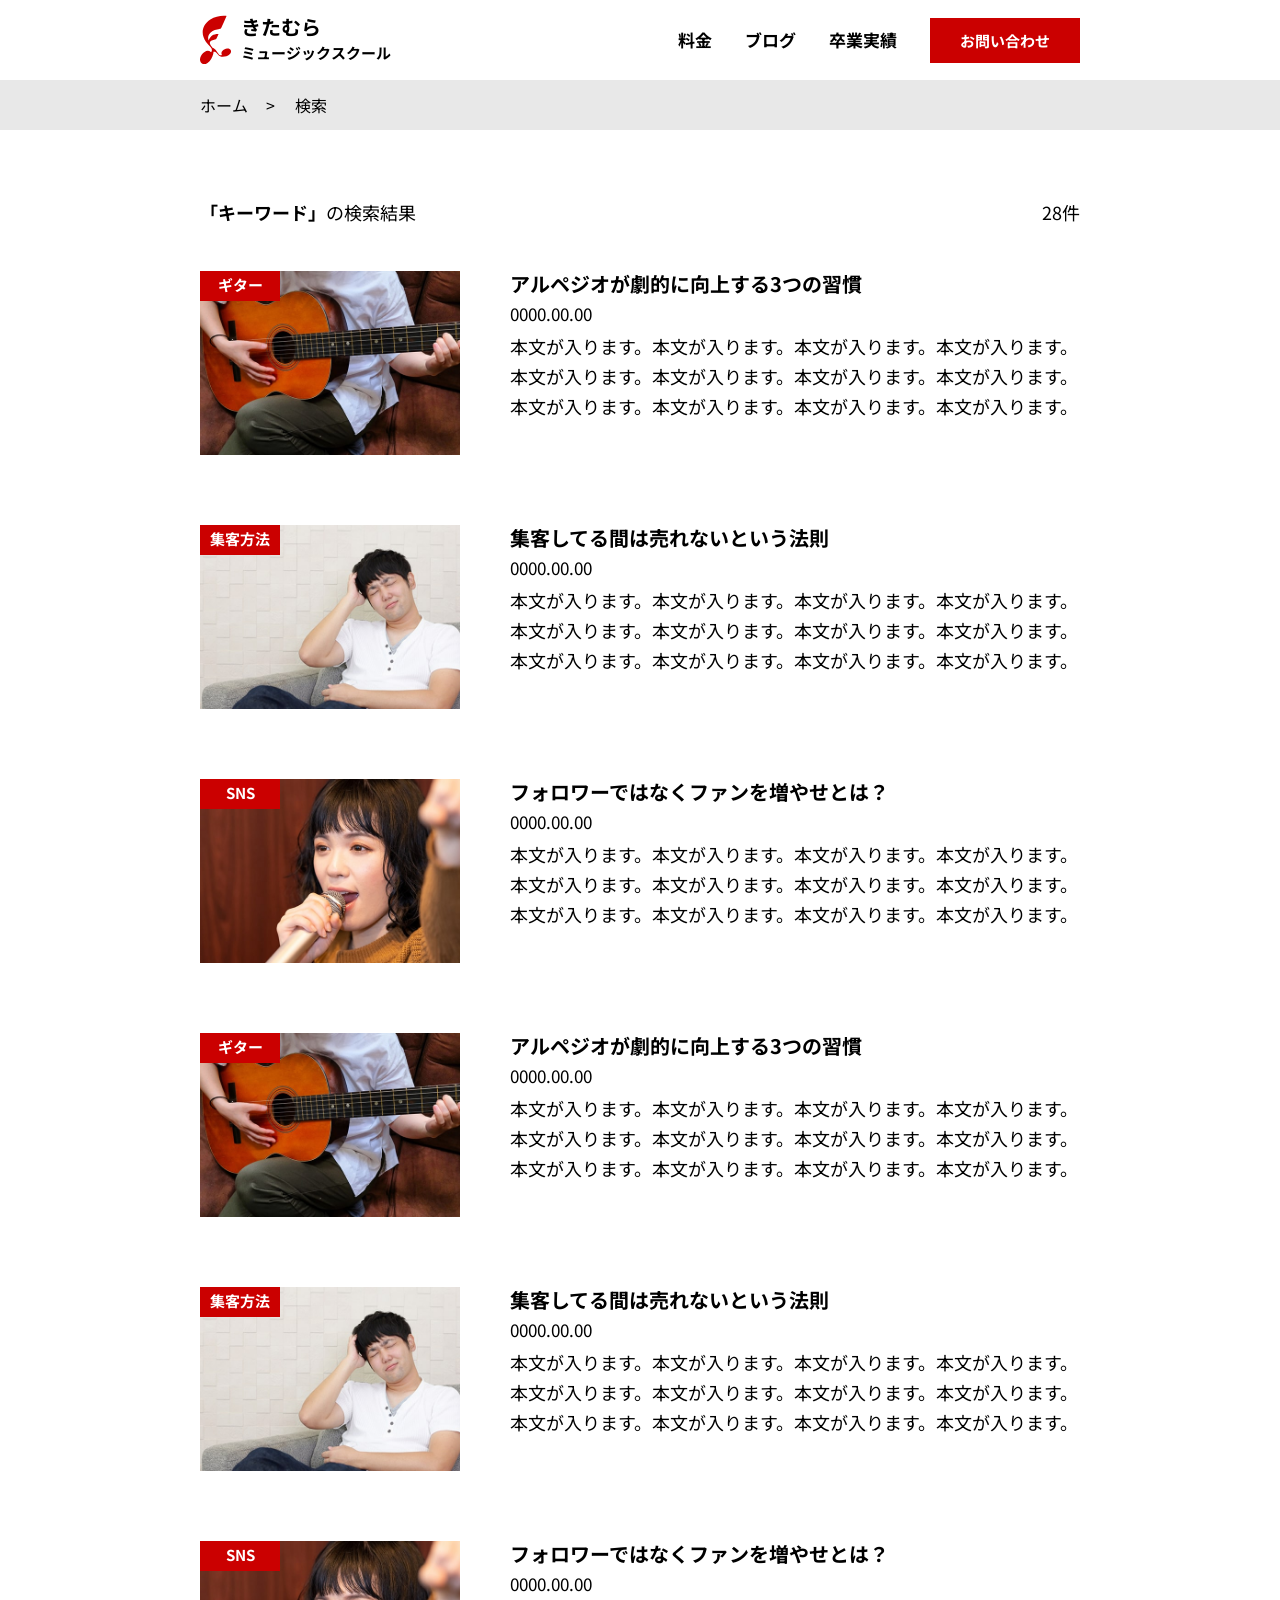
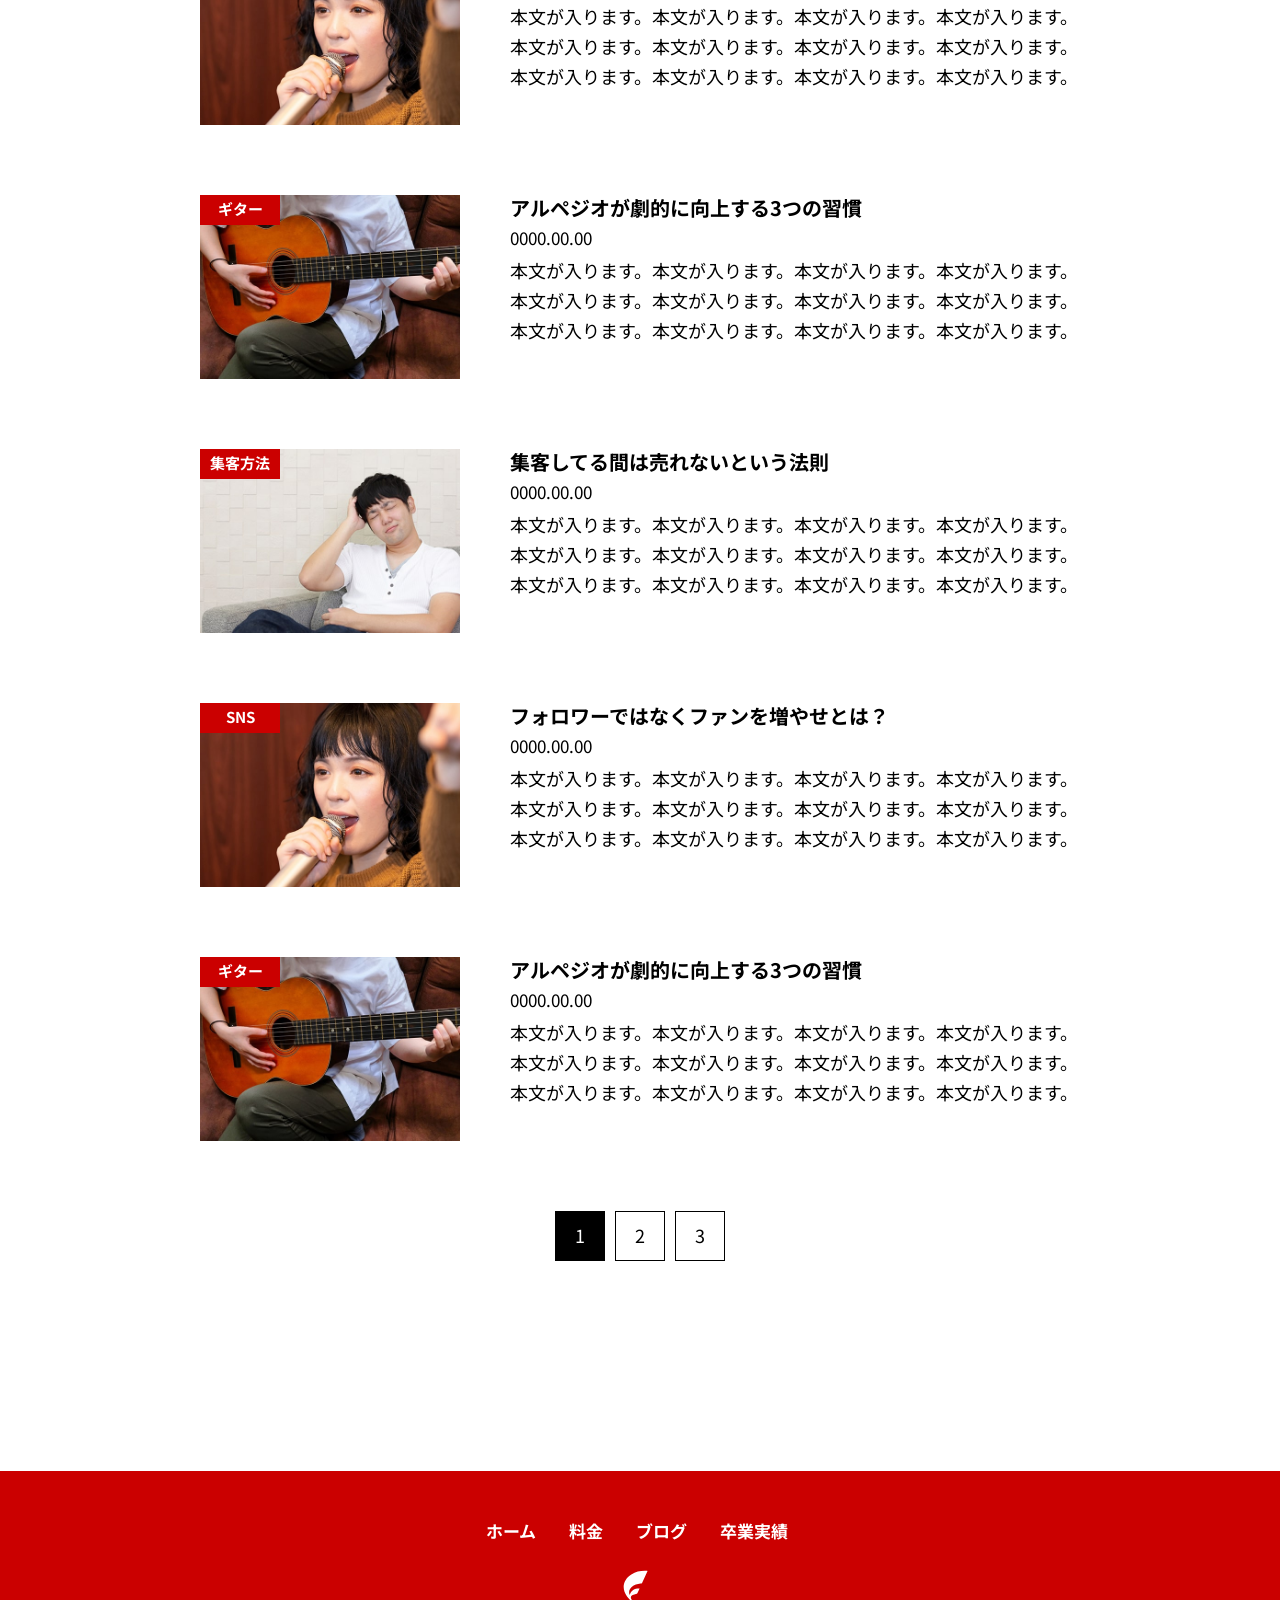
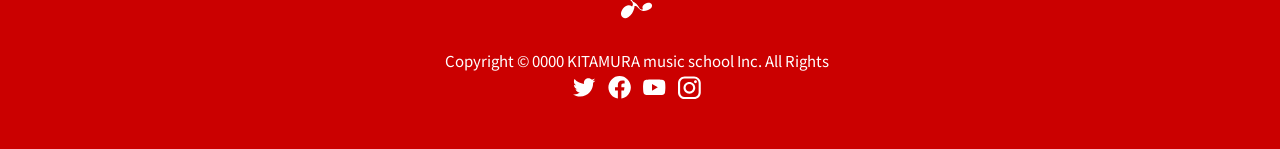
<file: search.html>
<!DOCTYPE html>
<html lang="ja">

<head>
    <meta charset="UTF-8">
    <meta name="viewport" content="width=device-width, initial-scale=1.0">
    <title>検索結果｜きたむらミュージックスクール</title>
    <meta name="description" content="きたむらミュージックスクールの検索結果ページです。">
    <meta name="keywords" content="検索結果,音楽, Music,music">
    <meta name="robots" content="noindex">
    <link href="https://fonts.googleapis.com/css2?family=Noto+Sans+JP:wght@100..900&display=swap" rel="stylesheet">
    <link rel="icon" href="images/common/icon-pc.svg" type="image/svg+xml">
    <link rel="stylesheet" href="css/style.css">

</head>

<body>
    <div class="l-wrapper">
        <header class="l-header">
            <div class="p-header">
                <div class="p-header__inner l-inner">
                    <h1 class="p-header__logo p-header__site-title">
                        <a href="index.html" class="logo">
                            <span class="logo__img">
                                <img src="images/common/icon-pc.svg" alt="きたむらミュージックスクールロゴ" width="32" height="50">
                            </span>
                            <span class="p-header__logo-text">
                                <span class="logo__main">きたむら</span>
                                <span class="logo__sub">ミュージックスクール</span>
                            </span>
                        </a>
                    </h1>
                    <button id="js-hamburger" class="c-hamburger" aria-label="メニューを開く">
                        <span></span>
                        <span></span>
                        <span></span>
                    </button>

                    <nav id="js-navigation" class="p-header__nav">
                        <ul class="p-header__nav-list">
                            <li><a href="plan.html">料金</a></li>
                            <li><a href="blog_list.html">ブログ</a></li>
                            <li><a href="result_list.html">卒業実績</a></li>
                            <li class="p-header__nav-item--contact">
                                <a href="contact_form.html" class="c-button c-button--head">お問い合わせ</a>
                            </li>
                        </ul>
                    </nav>
                </div>
            </div>
        </header>

        <main class="l-main p-search">

            <!-- パンくずリスト -->
            <nav class="c-breadcrumb" aria-label="パンくずリスト">
                <div class="l-inner">
                    <ol class="c-breadcrumb__list">
                        <li class="c-breadcrumb__item">
                            <a href="index.html" class="c-breadcrumb__link">ホーム</a>
                        </li>
                        <li class="c-breadcrumb__item" aria-current="page">
                            <span class="c-breadcrumb__current">検索</span>
                        </li>
                    </ol>
                </div>
            </nav>

            <div class="p-search__content">
                <div class="p-search">
                    <div class="l-inner">
                        <div class="p-search__header">
                            <h2 class="p-search__title">
                                <span class="p-search__keyword">「キーワード」</span>の検索結果
                            </h2>
                            <p class="p-search__count">28件</p>
                        </div>

                        <div class="p-search__list">
                        <!-- 1記事目 -->
                            <article class="c-blog-card">
                                <a href="#" class="c-blog-card__link">

                                    <div class="c-blog-card__img">
                                        <picture>
                                            <source media="(min-width: 768px)" srcset="images/blog/blog-list01_pc.jpg">
                                            <img src="images/blog/blog-list01_sp.jpg" alt="ギター演奏" width="335"
                                                height="250">
                                        </picture>
                                        <span class="c-tag">ギター</span>
                                    </div>

                                    <div class="c-blog-card__body">
                                        <h2 class="c-blog-card__title">アルペジオが劇的に向上する3つの習慣</h2>
                                        <time datetime="2026-01-01" class="c-blog-card__date">0000.00.00</time>
                                        <p class="c-blog-card__text">
                                            本文が入ります。本文が入ります。本文が入ります。本文が入ります。本文が入ります。本文が入ります。本文が入ります。本文が入ります。本文が入ります。本文が入ります。本文が入ります。本文が入ります。
                                        </p>
                                    </div>
                                </a>
                            </article>

                            <!-- 2記事目 -->
                            <article class="c-blog-card">
                                <a href="#" class="c-blog-card__link">

                                    <div class="c-blog-card__img">
                                        <picture>
                                            <source media="(min-width: 768px)" srcset="images/blog/blog-list02_pc.jpg">
                                            <img src="images/blog/blog-list02_sp.jpg" alt="悩む男性" width="335"
                                                height="250">
                                        </picture>
                                        <span class="c-tag">集客方法</span>
                                    </div>

                                    <div class="c-blog-card__body">
                                        <h2 class="c-blog-card__title">集客してる間は売れないという法則</h2>
                                        <time datetime="2026-01-01" class="c-blog-card__date">0000.00.00</time>
                                        <p class="c-blog-card__text">
                                            本文が入ります。本文が入ります。本文が入ります。本文が入ります。本文が入ります。本文が入ります。本文が入ります。本文が入ります。本文が入ります。本文が入ります。本文が入ります。本文が入ります。
                                        </p>
                                    </div>
                                </a>
                            </article>

                            <!-- 3記事目 -->
                            <article class="c-blog-card">
                                <a href="#" class="c-blog-card__link">

                                    <div class="c-blog-card__img">
                                        <picture>
                                            <source media="(min-width: 768px)" srcset="images/blog/blog-list03_pc.jpg">
                                            <img src="images/blog/blog-list03_sp.jpg" alt="歌う女性" width="335"
                                                height="250">
                                        </picture>
                                        <span class="c-tag">SNS</span>
                                    </div>

                                    <div class="c-blog-card__body">
                                        <h2 class="c-blog-card__title">フォロワーではなくファンを増やせとは？</h2>
                                        <time datetime="2026-01-01" class="c-blog-card__date">0000.00.00</time>
                                        <p class="c-blog-card__text">
                                            本文が入ります。本文が入ります。本文が入ります。本文が入ります。本文が入ります。本文が入ります。本文が入ります。本文が入ります。本文が入ります。本文が入ります。本文が入ります。本文が入ります。
                                        </p>
                                    </div>
                                </a>
                            </article>

                            <!-- 4記事目 -->
                            <article class="c-blog-card">
                                <a href="#" class="c-blog-card__link">

                                    <div class="c-blog-card__img">
                                        <picture>
                                            <source media="(min-width: 768px)" srcset="images/blog/blog-list01_pc.jpg">
                                            <img src="images/blog/blog-list01_sp.jpg" alt="ギター演奏" width="335"
                                                height="250">
                                        </picture>
                                        <span class="c-tag">ギター</span>
                                    </div>

                                    <div class="c-blog-card__body">
                                        <h2 class="c-blog-card__title">アルペジオが劇的に向上する3つの習慣</h2>
                                        <time datetime="2026-01-01" class="c-blog-card__date">0000.00.00</time>
                                        <p class="c-blog-card__text">
                                            本文が入ります。本文が入ります。本文が入ります。本文が入ります。本文が入ります。本文が入ります。本文が入ります。本文が入ります。本文が入ります。本文が入ります。本文が入ります。本文が入ります。
                                        </p>
                                    </div>
                                </a>
                            </article>

                            <!-- 5記事目 -->
                            <article class="c-blog-card">
                                <a href="#" class="c-blog-card__link">

                                    <div class="c-blog-card__img">
                                        <picture>
                                            <source media="(min-width: 768px)" srcset="images/blog/blog-list02_pc.jpg">
                                            <img src="images/blog/blog-list02_sp.jpg" alt="悩む男性" width="335"
                                                height="250">
                                        </picture>
                                        <span class="c-tag">集客方法</span>
                                    </div>

                                    <div class="c-blog-card__body">
                                        <h2 class="c-blog-card__title">集客してる間は売れないという法則</h2>
                                        <time datetime="2026-01-01" class="c-blog-card__date">0000.00.00</time>
                                        <p class="c-blog-card__text">
                                            本文が入ります。本文が入ります。本文が入ります。本文が入ります。本文が入ります。本文が入ります。本文が入ります。本文が入ります。本文が入ります。本文が入ります。本文が入ります。本文が入ります。
                                        </p>
                                    </div>
                                </a>
                            </article>

                            <!-- 6記事目 -->
                            <article class="c-blog-card">
                                <a href="#" class="c-blog-card__link">

                                    <div class="c-blog-card__img">
                                        <picture>
                                            <source media="(min-width: 768px)" srcset="images/blog/blog-list03_pc.jpg">
                                            <img src="images/blog/blog-list03_sp.jpg" alt="歌う女性" width="335"
                                                height="250">
                                        </picture>
                                        <span class="c-tag">SNS</span>
                                    </div>

                                    <div class="c-blog-card__body">
                                        <h2 class="c-blog-card__title">フォロワーではなくファンを増やせとは？</h2>
                                        <time datetime="2026-01-01" class="c-blog-card__date">0000.00.00</time>
                                        <p class="c-blog-card__text">
                                            本文が入ります。本文が入ります。本文が入ります。本文が入ります。本文が入ります。本文が入ります。本文が入ります。本文が入ります。本文が入ります。本文が入ります。本文が入ります。本文が入ります。
                                        </p>
                                    </div>
                                </a>
                            </article>
                            <!-- 7記事目 -->
                            <article class="c-blog-card">
                                <a href="#" class="c-blog-card__link">

                                    <div class="c-blog-card__img">
                                        <picture>
                                            <source media="(min-width: 768px)" srcset="images/blog/blog-list01_pc.jpg">
                                            <img src="images/blog/blog-list01_sp.jpg" alt="ギター演奏" width="335"
                                                height="250">
                                        </picture>
                                        <span class="c-tag">ギター</span>
                                    </div>

                                    <div class="c-blog-card__body">
                                        <h2 class="c-blog-card__title">アルペジオが劇的に向上する3つの習慣</h2>
                                        <time datetime="2026-01-01" class="c-blog-card__date">0000.00.00</time>
                                        <p class="c-blog-card__text">
                                            本文が入ります。本文が入ります。本文が入ります。本文が入ります。本文が入ります。本文が入ります。本文が入ります。本文が入ります。本文が入ります。本文が入ります。本文が入ります。本文が入ります。
                                        </p>
                                    </div>
                                </a>
                            </article>

                            <!-- 8記事目 -->
                            <article class="c-blog-card">
                                <a href="#" class="c-blog-card__link">

                                    <div class="c-blog-card__img">
                                        <picture>
                                            <source media="(min-width: 768px)" srcset="images/blog/blog-list02_pc.jpg">
                                            <img src="images/blog/blog-list02_sp.jpg" alt="悩む男性" width="335"
                                                height="250">
                                        </picture>
                                        <span class="c-tag">集客方法</span>
                                    </div>

                                    <div class="c-blog-card__body">
                                        <h2 class="c-blog-card__title">集客してる間は売れないという法則</h2>
                                        <time datetime="2026-01-01" class="c-blog-card__date">0000.00.00</time>
                                        <p class="c-blog-card__text">
                                            本文が入ります。本文が入ります。本文が入ります。本文が入ります。本文が入ります。本文が入ります。本文が入ります。本文が入ります。本文が入ります。本文が入ります。本文が入ります。本文が入ります。
                                        </p>
                                    </div>
                                </a>
                            </article>

                            <!-- 9記事目 -->
                            <article class="c-blog-card">
                                <a href="#" class="c-blog-card__link">
                                    <div class="c-blog-card__img">
                                        <picture>
                                            <source media="(min-width: 768px)" srcset="images/blog/blog-list03_pc.jpg">
                                            <img src="images/blog/blog-list03_sp.jpg" alt="歌う女性" width="335"
                                                height="250">
                                        </picture>
                                        <span class="c-tag">SNS</span>
                                    </div>
                                    <div class="c-blog-card__body">
                                        <h2 class="c-blog-card__title">フォロワーではなくファンを増やせとは？</h2>
                                        <time datetime="2026-01-01" class="c-blog-card__date">0000.00.00</time>
                                        <p class="c-blog-card__text">
                                            本文が入ります。本文が入ります。本文が入ります。本文が入ります。本文が入ります。本文が入ります。本文が入ります。本文が入ります。本文が入ります。本文が入ります。本文が入ります。本文が入ります。
                                        </p>
                                    </div>
                                </a>
                            </article>

                            <!-- 10記事目 -->
                            <article class="c-blog-card">
                                <a href="#" class="c-blog-card__link">

                                    <div class="c-blog-card__img">
                                        <picture>
                                            <source media="(min-width: 768px)" srcset="images/blog/blog-list01_pc.jpg">
                                            <img src="images/blog/blog-list01_sp.jpg" alt="ギター演奏" width="335"
                                                height="250">
                                        </picture>
                                        <span class="c-tag">ギター</span>
                                    </div>

                                    <div class="c-blog-card__body">
                                        <h2 class="c-blog-card__title">アルペジオが劇的に向上する3つの習慣</h2>
                                        <time datetime="2026-01-01" class="c-blog-card__date">0000.00.00</time>
                                        <p class="c-blog-card__text">
                                            本文が入ります。本文が入ります。本文が入ります。本文が入ります。本文が入ります。本文が入ります。本文が入ります。本文が入ります。本文が入ります。本文が入ります。本文が入ります。本文が入ります。
                                        </p>
                                    </div>
                                </a>
                            </article>
                        </div>

                        <!-- ページネーション -->
                        <div class="c-pagination">
                            <span class="c-pagination__num is-active">1</span>
                            <a href="#" class="c-pagination__num">2</a>
                            <a href="#" class="c-pagination__num">3</a>
                        </div>
                    </div>
                </div>
            </div>
        </main>

        <!-- TOPへ戻る・お問合せボタン -->
        <div class="p-fixed-buttons js-fixed-buttons">
            <a href="#" class="js-to-top page-top-btn" id="page-top-btn">
                <img src="images/common/icon_page-top-btn.svg" alt="TOPへ戻る">
            </a>
            <div class="p-contact-banner">
                <a href="contact_form.html" class="c-button c-button--footer">お問い合わせ</a>
            </div>
        </div>

        <!--footerー-->
        <footer class="l-footer p-footer">
            <div class="p-footer__inner">
                <nav class="p-footer__nav">
                    <ul class="p-footer__nav-list">
                        <li class="p-footer__nav-item"><a href="index.html">ホーム</a></li>
                        <li class="p-footer__nav-item"><a href="plan.html">料金</a></li>
                        <li class="p-footer__nav-item"><a href="blog_list.html">ブログ</a></li>
                        <li class="p-footer__nav-item"><a href="result_list.html">卒業実績</a></li>
                    </ul>
                </nav>
                <div class="p-footer__content">
                    <div class="p-footer__logo">
                        <a href="index.html" class="p-footer__logo-link">
                            <img src="images/common/footer-icon.svg" alt="きたむらミュージックスクールロゴ" width="32" height="50">
                        </a>
                    </div>
                    <div class="p-footer__copyright">
                        <p>Copyright © 0000 KITAMURA music school Inc.
                            <span class="u-center-block"> All Rights</span>
                        </p>
                    </div>
                    <div class="p-footer__sns">
                        <a href="#"><img src="images/common/icon-twitter.svg" alt="Twitter"></a>
                        <a href="#"><img src="images/common/icon-facebook.svg" alt="Facebook"></a>
                        <a href="#"><img src="images/common/icon-youtube.svg" alt="YouTube"></a>
                        <a href="#"><img src="images/common/icon-instagram.svg" alt="Instagram"></a>
                    </div>
                </div>
            </div>
        </footer>
    </div>
    <!-- コンテンツ -->
    <script src="https://ajax.googleapis.com/ajax/libs/jquery/3.7.1/jquery.min.js"></script>


    <!-- 共通JS -->
    <script src="js/script.js"></script>

</body>

</html>
</file>
<file: css/style.css>
@charset "UTF-8";
/***
    The new CSS reset - version 1.11.2 (last updated 15.11.2023)
    GitHub page: https://github.com/elad2412/the-new-css-reset
***/
/*
    Remove all the styles of the "User-Agent-Stylesheet", except for the 'display' property
    - The "symbol *" part is to solve Firefox SVG sprite bug
    - The "html" element is excluded, otherwise a bug in Chrome breaks the CSS hyphens property (https://github.com/elad2412/the-new-css-reset/issues/36)
 */
*:where(:not(html, iframe, canvas, img, svg, video, audio):not(svg *, symbol *)) {
  all: unset;
  display: revert;
}

/* Preferred box-sizing value */
*,
*::before,
*::after {
  -webkit-box-sizing: border-box;
          box-sizing: border-box;
}

/* Fix mobile Safari increase font-size on landscape mode */
html {
  -moz-text-size-adjust: none;
  -webkit-text-size-adjust: none;
  -ms-text-size-adjust: none;
      text-size-adjust: none;
}

/* Reapply the pointer cursor for anchor tags */
a, button {
  cursor: revert;
}

/* Remove list styles (bullets/numbers) */
ol, ul, menu, summary {
  list-style: none;
}

/* For images to not be able to exceed their container */
img {
  max-inline-size: 100%;
  max-block-size: 100%;
}

/* removes spacing between cells in tables */
table {
  border-collapse: collapse;
}

/* Safari - solving issue when using user-select:none on the <body> text input doesn't working */
input, textarea {
  -webkit-user-select: auto;
}

/* revert the 'white-space' property for textarea elements on Safari */
textarea {
  white-space: revert;
}

/* minimum style to allow to style meter element */
meter {
  -webkit-appearance: revert;
  -moz-appearance: revert;
       appearance: revert;
}

/* preformatted text - use only for this feature */
:where(pre) {
  all: revert;
  -webkit-box-sizing: border-box;
          box-sizing: border-box;
}

/* reset default text opacity of input placeholder */
::-webkit-input-placeholder {
  color: unset;
}
::-moz-placeholder {
  color: unset;
}
:-ms-input-placeholder {
  color: unset;
}
::-ms-input-placeholder {
  color: unset;
}
::placeholder {
  color: unset;
}

/* fix the feature of 'hidden' attribute.
 display:revert; revert to element instead of attribute */
:where([hidden]) {
  display: none;
}

/* revert for bug in Chromium browsers
 - fix for the content editable attribute will work properly.
 - webkit-user-select: auto; added for Safari in case of using user-select:none on wrapper element*/
:where([contenteditable]:not([contenteditable=false])) {
  -moz-user-modify: read-write;
  -webkit-user-modify: read-write;
  overflow-wrap: break-word;
  -webkit-line-break: after-white-space;
  -webkit-user-select: auto;
}

/* apply back the draggable feature - exist only in Chromium and Safari */
:where([draggable=true]) {
  -webkit-user-drag: element;
}

/* Revert Modal native behavior */
:where(dialog:modal) {
  all: revert;
  -webkit-box-sizing: border-box;
          box-sizing: border-box;
}

/* Remove details summary webkit styles */
::-webkit-details-marker {
  display: none;
}

/* ===============================================
# カラー変数設定
=============================================== */
/* ===============================================
# フォント変数設定
=============================================== */
/* ===============================================
# Mixin 
=============================================== */
.pc-only {
  display: none;
}
@media (min-width: 768px) {
  .pc-only {
    display: block;
  }
}

.sp-only {
  display: none;
}
@media (max-width: 767px) {
  .sp-only {
    display: inline;
  }
}

.pc {
  display: block;
}
@media (max-width: 767px) {
  .pc {
    display: none;
  }
}

.sp {
  display: none;
}
@media (max-width: 767px) {
  .sp {
    display: block;
  }
}

html {
  font-size: 62.5%;
  margin: 0;
  padding: 0;
  scroll-behavior: smooth;
}
@media (min-width: 768px) {
  html {
    font-size: 1.0869565217vw;
  }
}
@media (min-width: 920px) {
  html {
    font-size: 10px;
  }
}
@media (max-width: 767px) {
  html {
    font-size: 2.6666666667vw;
  }
}

body {
  font-family: "Yu Gothic Medium", "Yu Gothic", "YuGothic", "Noto Sans JP", "Hiragino Kaku Gothic ProN", "Hiragino Sans", "Meiryo", system-ui, sans-serif;
  font-size: 1.8rem;
  line-height: 1.833;
  margin: 0;
  padding-top: 0;
  height: 100%;
  letter-spacing: 0;
  position: relative;
}

section[id] {
  scroll-margin-top: 8rem;
}
@media (max-width: 767px) {
  section[id] {
    scroll-margin-top: 5rem;
  }
}

img {
  width: 100%;
  height: auto;
  display: block;
}

/* ===============================================
# vw関数
=============================================== */
.l-footer {
  margin-top: auto;
}

.l-header {
  width: 100%;
  position: fixed;
  top: 0;
  z-index: 10000;
  background-color: #fff;
}
@media (max-width: 767px) {
  .l-header {
    z-index: 10000;
  }
}

.l-main {
  -webkit-box-flex: 1;
      -ms-flex: 1;
          flex: 1;
  margin-top: 8rem;
  overflow: hidden;
}
@media (max-width: 767px) {
  .l-main {
    margin-top: 5rem;
  }
}

.l-wrapper {
  min-height: 100vh;
  display: -webkit-box;
  display: -ms-flexbox;
  display: flex;
  -webkit-box-orient: vertical;
  -webkit-box-direction: normal;
      -ms-flex-direction: column;
          flex-direction: column;
}

.l-inner {
  width: 100%;
  max-width: 920px;
  padding-inline: 20px;
  margin: 0 auto;
}
@media (max-width: 767px) {
  .l-inner {
    max-width: 100%;
  }
}

.c-breadcrumb {
  font-size: 1.6rem;
  color: #000;
  margin-top: 0;
  background-color: #E8E8E8;
  padding: 0;
  z-index: 2;
}
@media (max-width: 767px) {
  .c-breadcrumb {
    line-height: 1;
  }
}

.c-breadcrumb__list {
  display: -webkit-box;
  display: -ms-flexbox;
  display: flex;
  -ms-flex-wrap: nowrap;
      flex-wrap: nowrap;
  -webkit-box-align: center;
      -ms-flex-align: center;
          align-items: center;
  gap: 0;
  overflow-x: auto;
  white-space: nowrap;
  -webkit-overflow-scrolling: touch;
  -ms-overflow-style: none;
  scrollbar-width: none;
  max-width: 108rem;
  margin: 0 auto;
}
.c-breadcrumb__list::-webkit-scrollbar {
  display: none;
}

.c-breadcrumb__item {
  display: -webkit-box;
  display: -ms-flexbox;
  display: flex;
  -webkit-box-align: center;
      -ms-flex-align: center;
          align-items: center;
  -ms-flex-negative: 0;
      flex-shrink: 0;
}

.c-breadcrumb__item + .c-breadcrumb__item::before {
  content: ">";
  display: inline-block;
  margin-inline: 1.8rem 2rem;
  color: #000;
  line-height: 1;
}
@media (max-width: 767px) {
  .c-breadcrumb__item + .c-breadcrumb__item::before {
    -webkit-transform: translateY(0.1em);
            transform: translateY(0.1em);
  }
}

.c-breadcrumb__link,
.c-breadcrumb__current {
  display: -webkit-box;
  display: -ms-flexbox;
  display: flex;
  -webkit-box-align: center;
      -ms-flex-align: center;
          align-items: center;
  padding-top: 1.7rem;
  padding-bottom: 1.7rem;
  -webkit-box-sizing: border-box;
          box-sizing: border-box;
  line-height: 1;
}
@media (max-width: 767px) {
  .c-breadcrumb__link,
  .c-breadcrumb__current {
    padding-top: 1rem;
    padding-bottom: 0.6rem;
    font-size: 1.6rem;
    line-height: 1.25;
    letter-spacing: 0.01em;
  }
}

.c-breadcrumb__link {
  color: #000;
  text-decoration: none;
  -webkit-transition: opacity 0.3s ease;
  transition: opacity 0.3s ease;
}

.c-breadcrumb__link:hover {
  opacity: 0.7;
}

/* ===============================================
# 問い合わせbutton
=============================================== */
.c-button {
  display: -webkit-inline-box;
  display: -ms-inline-flexbox;
  display: inline-flex;
  -webkit-box-align: center;
      -ms-flex-align: center;
          align-items: center;
  -webkit-box-pack: center;
      -ms-flex-pack: center;
          justify-content: center;
  gap: 1rem;
  background-color: #CB0000;
  font-size: 2.5rem;
  font-weight: 700;
  line-height: 1.32;
  color: #fff;
  border: none;
  cursor: pointer;
  border: 1px solid #CB0000;
  -webkit-transition: background-color 0.4s, color 0.4s, border-color 0.4s;
  transition: background-color 0.4s, color 0.4s, border-color 0.4s;
  width: 100%;
  max-width: 25rem;
  height: 5rem;
  white-space: nowrap;
}
@media (max-width: 767px) {
  .c-button {
    font-size: 2rem;
    max-width: 33.5rem;
  }
}

.c-button--head {
  max-width: 15rem;
  height: 4.5rem;
  background-color: #CB0000;
  color: #fff;
  border: 1px solid #CB0000;
  font-size: 1.5rem;
}

.c-button:hover {
  background-color: #fff;
  color: #CB0000;
}

/* フッター右上の 問い合わせボタン*/
.c-button--footer {
  width: 30rem;
  height: 6rem;
  max-width: none;
  z-index: 20;
  font-size: 2rem;
  line-height: 1.65;
  letter-spacing: 0.2em;
}
@media (max-width: 767px) {
  .c-button--footer {
    width: 33.5rem;
    max-width: 100%;
  }
}

.c-hamburger {
  display: none;
  border: none;
  padding: 0;
  background: transparent;
}
@media (max-width: 767px) {
  .c-hamburger {
    position: fixed;
    top: 0;
    right: 0;
    width: 7.1rem;
    height: 5rem;
    background: #CB0000;
    z-index: 1001;
    display: -webkit-box;
    display: -ms-flexbox;
    display: flex;
    -webkit-box-pack: center;
        -ms-flex-pack: center;
            justify-content: center;
    -webkit-box-align: center;
        -ms-flex-align: center;
            align-items: center;
    cursor: pointer;
    -webkit-transition: background-color 0.3s ease-in-out, -webkit-transform 0.3s ease-in-out;
    transition: background-color 0.3s ease-in-out, -webkit-transform 0.3s ease-in-out;
    transition: background-color 0.3s ease-in-out, transform 0.3s ease-in-out;
    transition: background-color 0.3s ease-in-out, transform 0.3s ease-in-out, -webkit-transform 0.3s ease-in-out;
  }
}

.c-hamburger span {
  display: none;
}
@media (max-width: 767px) {
  .c-hamburger span {
    position: absolute;
    display: block;
    top: 50%;
    left: 50%;
    width: 3.2rem;
    height: 0.4rem;
    background: #fff;
    border-radius: 0.2rem;
    -webkit-transform: translate(-50%, -50%);
            transform: translate(-50%, -50%);
    -webkit-transition: top 0.4s ease, opacity 0.4s ease, -webkit-transform 0.4s ease;
    transition: top 0.4s ease, opacity 0.4s ease, -webkit-transform 0.4s ease;
    transition: top 0.4s ease, transform 0.4s ease, opacity 0.4s ease;
    transition: top 0.4s ease, transform 0.4s ease, opacity 0.4s ease, -webkit-transform 0.4s ease;
  }
}

@media (max-width: 767px) {
  .c-hamburger span:nth-of-type(1) {
    top: 28%;
    opacity: 1;
  }
}

@media (max-width: 767px) {
  .c-hamburger span:nth-of-type(3) {
    top: 73%;
    opacity: 1;
  }
}

@media (max-width: 767px) {
  .c-hamburger.is-open span:nth-of-type(1) {
    top: 50%;
    -webkit-transform: translate(-50%, -50%) rotate(45deg);
            transform: translate(-50%, -50%) rotate(45deg);
  }
}

@media (max-width: 767px) {
  .c-hamburger.is-open span:nth-of-type(2) {
    opacity: 0;
  }
}

@media (max-width: 767px) {
  .c-hamburger.is-open span:nth-of-type(3) {
    top: 50%;
    -webkit-transform: translate(-50%, -50%) rotate(-45deg);
            transform: translate(-50%, -50%) rotate(-45deg);
  }
}

/* ===============================================
# ヒーロー共通コンポーネント
=============================================== */
.c-hero, .p-contact-send__keyvisual {
  position: relative;
  overflow: hidden;
}
.c-hero::before, .p-contact-send__keyvisual::before {
  content: "";
  position: absolute;
  top: 0;
  left: 0;
  width: 100%;
  height: 100%;
  background-color: rgba(80, 80, 80, 0.4863);
  mix-blend-mode: multiply;
  z-index: 1;
}

.c-hero__text, .p-contact-send__keyvisual-text {
  position: absolute;
  top: 41%;
  left: 50%;
  -webkit-transform: translateX(-53%);
          transform: translateX(-53%);
  text-align: center;
  font-size: 2.5rem;
  color: #fff;
  z-index: 2;
  font-weight: 700;
}
@media (max-width: 767px) {
  .c-hero__text, .p-contact-send__keyvisual-text {
    font-size: 2.5rem;
    top: 44%;
  }
}

.c-page-message {
  text-align: center;
  font-size: 1.8rem;
  white-space: normal;
}
@media (max-width: 767px) {
  .c-page-message {
    font-size: 1.6rem;
    text-align: left;
    margin-top: 0;
  }
}

/* ===============================================
# タグ（共通）
=============================================== */
.c-tag {
  display: -webkit-box;
  display: -ms-flexbox;
  display: flex;
  -webkit-box-pack: center;
      -ms-flex-pack: center;
          justify-content: center;
  -webkit-box-align: center;
      -ms-flex-align: center;
          align-items: center;
  position: absolute;
  font-size: 1.5rem;
  background-color: #CB0000;
  color: #fff;
  top: 0;
  left: 0;
  padding-inline: 0.2rem;
  width: 8rem;
  height: 3rem;
  font-weight: 700;
  pointer-events: none;
  line-height: 1.666;
}
@media (max-width: 767px) {
  .c-tag {
    width: 9rem;
  }
}

.c-tag--lg {
  width: 10rem;
  pointer-events: none;
}

.c-page-message {
  text-align: center;
  font-size: 1.8rem;
  white-space: normal;
  width: -webkit-fit-content;
  width: -moz-fit-content;
  width: fit-content;
  margin-inline: auto;
  line-height: 1.666;
}
@media (max-width: 767px) {
  .c-page-message {
    font-size: 1.6rem;
    text-align: left;
    margin-top: 0;
    line-height: 1.87;
  }
}

/* ===============================================
# ページタイトル（共通）
=============================================== */
.c-page-title {
  text-align: center;
  font-size: 2.5rem;
  color: #000;
  font-weight: 700;
  white-space: nowrap;
}
@media (max-width: 767px) {
  .c-page-title {
    line-height: 1.6;
  }
}

/* ===============================================
# ブログカード
=============================================== */
.c-blog-card {
  display: block;
}

.c-blog-card__link {
  display: -webkit-box;
  display: -ms-flexbox;
  display: flex;
  -webkit-box-orient: horizontal;
  -webkit-box-direction: normal;
      -ms-flex-direction: row;
          flex-direction: row;
  gap: 5rem;
  opacity: 1;
  -webkit-transition: opacity 0.4s ease-in-out;
  transition: opacity 0.4s ease-in-out;
}
.c-blog-card__link:hover {
  opacity: 0.7;
}
@media (max-width: 767px) {
  .c-blog-card__link {
    display: -webkit-box;
    display: -ms-flexbox;
    display: flex;
    -webkit-box-orient: vertical;
    -webkit-box-direction: normal;
        -ms-flex-direction: column;
            flex-direction: column;
    -webkit-box-align: center;
        -ms-flex-align: center;
            align-items: center;
    text-align: center;
    gap: 3rem;
    margin-top: 0;
  }
}

.c-blog-card__img {
  display: -webkit-box;
  display: -ms-flexbox;
  display: flex;
  position: relative;
}
@media (max-width: 767px) {
  .c-blog-card__img {
    -ms-flex-negative: 0;
        flex-shrink: 0;
  }
}

.c-blog-card__body {
  display: -webkit-box;
  display: -ms-flexbox;
  display: flex;
  -webkit-box-orient: vertical;
  -webkit-box-direction: normal;
      -ms-flex-direction: column;
          flex-direction: column;
  -webkit-box-flex: 1;
      -ms-flex: 1;
          flex: 1;
}

.c-blog-card__title {
  font-size: 2rem;
  font-weight: 700;
  line-height: 1.25;
}
@media (max-width: 767px) {
  .c-blog-card__title {
    text-align: left;
  }
}

.c-blog-card__date {
  font-size: 1.7rem;
  line-height: 1.764;
}
@media (max-width: 767px) {
  .c-blog-card__date {
    text-align: right;
  }
}

.c-blog-card__text {
  font-size: 1.8rem;
  line-height: 1.666;
}
@media (max-width: 767px) {
  .c-blog-card__text {
    font-size: 1.6rem;
    overflow: visible;
    text-align: left;
    line-height: 1.875;
  }
}

.c-pagination {
  display: -webkit-box;
  display: -ms-flexbox;
  display: flex;
  -webkit-box-pack: center;
      -ms-flex-pack: center;
          justify-content: center;
  -webkit-box-align: center;
      -ms-flex-align: center;
          align-items: center;
  gap: 1rem;
  margin-top: 7rem;
}
@media (max-width: 767px) {
  .c-pagination {
    gap: 0.5rem;
    margin-top: 5.9rem;
  }
}

.c-pagination__num {
  display: -webkit-box;
  display: -ms-flexbox;
  display: flex;
  font-size: 1.8rem;
  border: 1px solid #000;
  width: 5rem;
  height: 5rem;
  text-align: center;
  -webkit-box-align: center;
      -ms-flex-align: center;
          align-items: center;
  -webkit-box-pack: center;
      -ms-flex-pack: center;
          justify-content: center;
  color: #000;
  text-decoration: none;
  -webkit-transition: background-color 0.4s, color 0.4s;
  transition: background-color 0.4s, color 0.4s;
}
.c-pagination__num:hover {
  background-color: #000;
  color: #fff;
}
@media (max-width: 767px) {
  .c-pagination__num {
    font-size: 1.6rem;
    width: 4.4rem;
    height: 4.4rem;
  }
}

.c-pagination__num.is-active {
  background-color: #000;
  color: #fff;
  cursor: default;
  pointer-events: none;
}

.c-pagination__dots {
  font-size: 1.6rem;
  padding: 0.8rem 1.2rem;
  display: -webkit-box;
  display: -ms-flexbox;
  display: flex;
  -webkit-box-align: center;
      -ms-flex-align: center;
          align-items: center;
  -webkit-box-pack: center;
      -ms-flex-pack: center;
          justify-content: center;
}
@media (max-width: 767px) {
  .c-pagination__dots {
    width: 2.8rem;
  }
}

/* ===============================================
TOPへ戻るボタン
=============================================== */
.page-top-btn {
  z-index: 9999;
  width: 6.8rem;
  height: 6.8rem;
  border-radius: 50%;
  display: -webkit-box;
  display: -ms-flexbox;
  display: flex;
  -webkit-box-pack: center;
      -ms-flex-pack: center;
          justify-content: center;
  -webkit-box-align: center;
      -ms-flex-align: center;
          align-items: center;
  cursor: pointer;
}
.page-top-btn img {
  pointer-events: none;
}
@media (min-width: 768px) {
  .page-top-btn:hover {
    opacity: 0.7;
    -webkit-transform: translateY(-3px);
            transform: translateY(-3px);
  }
}

.c-result-card {
  display: block;
}

.c-result-card__link {
  display: -webkit-box;
  display: -ms-flexbox;
  display: flex;
  -webkit-box-align: start;
      -ms-flex-align: start;
          align-items: flex-start;
  gap: 1.6rem;
  -webkit-transition: opacity 0.3s;
  transition: opacity 0.3s;
}
.c-result-card__link:hover {
  opacity: 0.7;
}
@media (max-width: 767px) {
  .c-result-card__link {
    display: block;
  }
}

.c-result-card__img {
  position: relative;
  overflow: hidden;
}

.c-result-card__body {
  display: -webkit-box;
  display: -ms-flexbox;
  display: flex;
  -webkit-box-orient: vertical;
  -webkit-box-direction: normal;
      -ms-flex-direction: column;
          flex-direction: column;
}

.c-result-card__title {
  font-size: 2rem;
  line-height: 1.25;
  overflow: hidden;
  -webkit-line-clamp: 2;
  -webkit-box-orient: vertical;
  font-weight: 700;
}

.c-result-card__date {
  font-size: 1.8rem;
  line-height: 1.777;
  text-align: right;
}

.c-article-nav {
  display: -webkit-box;
  display: -ms-flexbox;
  display: flex;
  -webkit-box-pack: justify;
      -ms-flex-pack: justify;
          justify-content: space-between;
}

.c-article-nav__link {
  display: -webkit-box;
  display: -ms-flexbox;
  display: flex;
  -webkit-box-orient: vertical;
  -webkit-box-direction: normal;
      -ms-flex-direction: column;
          flex-direction: column;
  -webkit-box-pack: justify;
      -ms-flex-pack: justify;
          justify-content: space-between;
  gap: 1.6rem;
}

.c-article-nav__label {
  display: -webkit-inline-box;
  display: -ms-inline-flexbox;
  display: inline-flex;
  -webkit-box-align: center;
      -ms-flex-align: center;
          align-items: center;
  -webkit-box-pack: justify;
      -ms-flex-pack: justify;
          justify-content: space-between;
  background: #000;
  height: 3.7rem;
  color: #fff;
  font-size: 1.6rem;
}

.c-article-nav__label--prev {
  -webkit-box-pack: start;
      -ms-flex-pack: start;
          justify-content: flex-start;
  padding-left: 2.1rem;
  font-size: 1.7rem;
}
@media (max-width: 767px) {
  .c-article-nav__label--prev {
    font-size: 1.5rem;
    padding-left: 2.2rem;
  }
}
.c-article-nav__label--prev::before {
  content: "◀";
  margin-right: 0.8rem;
  font-size: 1.5rem;
}
@media (max-width: 767px) {
  .c-article-nav__label--prev::before {
    font-size: 1.5rem;
    margin-right: 0.4rem;
  }
}

.c-article-nav__label--next {
  -webkit-box-pack: end;
      -ms-flex-pack: end;
          justify-content: flex-end;
  text-align: right;
  padding-right: 1.9rem;
}
.c-article-nav__label--next::after {
  content: "▶";
  margin-left: 0.8rem;
  font-size: 1.5rem;
}
@media (max-width: 767px) {
  .c-article-nav__label--next {
    font-size: 1.5rem;
    margin-right: 0;
  }
}

.c-article-nav__text {
  font-size: 1.6rem;
  font-weight: 700;
  -webkit-box-flex: 1;
      -ms-flex: 1;
          flex: 1;
}

/* ===============================================
# component：article-related（関連記事）
=============================================== */
.c-article-related {
  display: -webkit-box;
  display: -ms-flexbox;
  display: flex;
  -webkit-box-orient: vertical;
  -webkit-box-direction: normal;
      -ms-flex-direction: column;
          flex-direction: column;
  gap: 3rem;
  font-size: 1.8rem;
}
@media (max-width: 767px) {
  .c-article-related {
    -webkit-box-ordinal-group: 4;
        -ms-flex-order: 3;
            order: 3;
    gap: 2rem;
  }
}

.c-article-related__title {
  display: -webkit-inline-box;
  display: -ms-inline-flexbox;
  display: inline-flex;
  -webkit-box-align: center;
      -ms-flex-align: center;
          align-items: center;
  background: #000;
  color: #fff;
  font-size: 1.6rem;
  font-weight: 700;
  height: 5rem;
  padding: 0.8rem 1.6rem;
}

.p-header {
  text-align: center;
  -webkit-transition: background-color 0.3s ease-in-out, -webkit-box-shadow 0.3s ease-in-out;
  transition: background-color 0.3s ease-in-out, -webkit-box-shadow 0.3s ease-in-out;
  transition: background-color 0.3s ease-in-out, box-shadow 0.3s ease-in-out;
  transition: background-color 0.3s ease-in-out, box-shadow 0.3s ease-in-out, -webkit-box-shadow 0.3s ease-in-out;
  height: 8rem;
}
@media (max-width: 767px) {
  .p-header {
    height: 5rem;
    background-color: #fff;
  }
}

.p-header__inner {
  display: -webkit-box;
  display: -ms-flexbox;
  display: flex;
  -webkit-box-pack: justify;
      -ms-flex-pack: justify;
          justify-content: space-between;
  -webkit-box-align: center;
      -ms-flex-align: center;
          align-items: center;
  height: 100%;
  position: relative;
}

.p-header__logo,
.p-header__site-title {
  height: 100%;
}

.logo {
  display: -webkit-box;
  display: -ms-flexbox;
  display: flex;
  -webkit-box-align: center;
      -ms-flex-align: center;
          align-items: center;
  height: 100%;
  -webkit-transition: opacity 0.4s, color 0.4s;
  transition: opacity 0.4s, color 0.4s;
}
.logo:hover {
  opacity: 0.7;
}

.logo__img {
  width: 3.2rem;
  -ms-flex-negative: 0;
      flex-shrink: 0;
}
@media (max-width: 767px) {
  .logo__img {
    width: 2.1rem;
  }
}

.p-header__logo-text {
  display: -webkit-box;
  display: -ms-flexbox;
  display: flex;
  -webkit-box-orient: vertical;
  -webkit-box-direction: normal;
      -ms-flex-direction: column;
          flex-direction: column;
  margin-left: 0.9rem;
}
@media (max-width: 767px) {
  .p-header__logo-text {
    -webkit-box-orient: horizontal;
    -webkit-box-direction: normal;
        -ms-flex-direction: row;
            flex-direction: row;
    -webkit-box-align: center;
        -ms-flex-align: center;
            align-items: center;
    margin-left: 0.5rem;
  }
}

.logo__main {
  font-size: 2rem;
  font-weight: 700;
  line-height: 1.15;
  text-align: left;
}
@media (max-width: 767px) {
  .logo__main {
    font-size: 1.3rem;
    white-space: nowrap;
  }
}

.logo__sub {
  font-size: 1.5rem;
  margin-top: 0.4rem;
  font-weight: 700;
  line-height: 1.533;
}
@media (max-width: 767px) {
  .logo__sub {
    font-size: 1.3rem;
    margin-top: 0;
  }
}

.p-header__nav {
  height: 100%;
}
@media (max-width: 767px) {
  .p-header__nav {
    position: fixed;
    top: 5rem;
    right: -100%;
    width: 80%;
    max-width: 30rem;
    height: auto;
    background-color: #CB0000;
    -webkit-transition: right 0.4s ease;
    transition: right 0.4s ease;
    z-index: 1000;
  }
}
@media (max-width: 767px) {
  .p-header__nav.is-open {
    right: 0;
  }
}

.p-header__nav-list {
  display: -webkit-box;
  display: -ms-flexbox;
  display: flex;
  -webkit-column-gap: 3.3rem;
     -moz-column-gap: 3.3rem;
          column-gap: 3.3rem;
  height: 100%;
  list-style: none;
  margin: 0;
  padding: 0;
  -webkit-box-align: center;
      -ms-flex-align: center;
          align-items: center;
}
@media screen and (min-width: 768px) and (max-width: 1023px) {
  .p-header__nav-list {
    -webkit-column-gap: 2.1rem;
       -moz-column-gap: 2.1rem;
            column-gap: 2.1rem;
  }
}
@media (max-width: 767px) {
  .p-header__nav-list {
    -webkit-box-orient: vertical;
    -webkit-box-direction: normal;
        -ms-flex-direction: column;
            flex-direction: column;
    -webkit-box-align: start;
        -ms-flex-align: start;
            align-items: flex-start;
    -webkit-box-pack: start;
        -ms-flex-pack: start;
            justify-content: flex-start;
    width: 100%;
    height: auto;
    row-gap: 0;
  }
}

.p-header__nav-list li {
  height: 100%;
  display: -webkit-box;
  display: -ms-flexbox;
  display: flex;
  -webkit-box-align: center;
      -ms-flex-align: center;
          align-items: center;
}
@media (max-width: 767px) {
  .p-header__nav-list li {
    width: 100%;
    height: auto;
  }
}

.p-header__nav-list li a {
  display: -webkit-box;
  display: -ms-flexbox;
  display: flex;
  -webkit-box-align: center;
      -ms-flex-align: center;
          align-items: center;
}
@media (max-width: 767px) {
  .p-header__nav-list li a {
    width: 100%;
    padding: 1.5rem 2rem;
  }
}

.p-header__nav-list li a:not(.c-button) {
  height: 100%;
  display: -webkit-box;
  display: -ms-flexbox;
  display: flex;
  -webkit-box-align: center;
      -ms-flex-align: center;
          align-items: center;
  font-size: 1.7rem;
  line-height: 1.833;
  font-weight: 700;
  text-decoration: none;
  position: relative;
}
@media screen and (min-width: 768px) and (max-width: 1023px) {
  .p-header__nav-list li a:not(.c-button) {
    font-size: 1.6rem;
  }
}
@media (max-width: 767px) {
  .p-header__nav-list li a:not(.c-button) {
    height: 5.8rem;
    font-size: 1.8rem;
    line-height: 1.5;
    background-color: #CB0000;
    color: #fff;
    -webkit-transition: background-color 0.4s ease, color 0.4s ease;
    transition: background-color 0.4s ease, color 0.4s ease;
  }
  .p-header__nav-list li a:not(.c-button):hover {
    background-color: #000;
    color: #fff;
  }
}
.p-header__nav-list li a:not(.c-button)::after {
  content: "";
  position: absolute;
  bottom: 2.5rem;
  left: 0;
  width: 100%;
  height: 0.2rem;
  background-color: #000;
  -webkit-transform: scaleX(0);
          transform: scaleX(0);
  -webkit-transform-origin: center;
          transform-origin: center;
  -webkit-transition: -webkit-transform 0.4s ease-out;
  transition: -webkit-transform 0.4s ease-out;
  transition: transform 0.4s ease-out;
  transition: transform 0.4s ease-out, -webkit-transform 0.4s ease-out;
}
@media (max-width: 767px) {
  .p-header__nav-list li a:not(.c-button)::after {
    display: none;
  }
}
.p-header__nav-list li a:not(.c-button):hover::after {
  -webkit-transform: scaleX(1);
          transform: scaleX(1);
  -webkit-transform-origin: center;
          transform-origin: center;
  background-color: #000;
}

.p-header__nav-item--contact {
  display: -webkit-box;
  display: -ms-flexbox;
  display: flex;
  -webkit-box-align: center;
      -ms-flex-align: center;
          align-items: center;
  height: 100%;
}
@media (max-width: 767px) {
  .p-header__nav-item--contact {
    display: none;
  }
}
.p-header__nav-item--contact .c-button--head {
  max-width: 15rem;
  height: 4.5rem;
  padding: 0.7rem 3rem 0.5rem 3rem;
  font-size: 1.5rem;
}
@media (max-width: 767px) {
  .p-header__nav-item--contact .c-button--head {
    display: none;
  }
}

.sp-br {
  display: none;
}
@media (max-width: 767px) {
  .sp-br {
    display: inline;
  }
}

.p-top-hero__catch {
  position: absolute;
  top: 52%;
  left: 50%;
  -webkit-transform: translate(-50%, -50%);
          transform: translate(-50%, -50%);
  display: -webkit-box;
  display: -ms-flexbox;
  display: flex;
  -webkit-box-orient: vertical;
  -webkit-box-direction: normal;
      -ms-flex-direction: column;
          flex-direction: column;
  -webkit-box-pack: center;
      -ms-flex-pack: center;
          justify-content: center;
  -webkit-box-align: center;
      -ms-flex-align: center;
          align-items: center;
  color: #fff;
  text-align: center;
  font-size: 4rem;
  font-weight: 700;
  line-height: 1.5;
  z-index: 2;
  white-space: nowrap;
}
@media (max-width: 767px) {
  .p-top-hero__catch {
    display: block;
    top: 51%;
    left: 50%;
    font-size: 3rem;
    line-height: 1.666;
    width: 30rem;
  }
}

.p-top__content {
  padding-block: 5.9rem 7.7rem;
}
@media (max-width: 767px) {
  .p-top__content {
    -webkit-box-align: center;
        -ms-flex-align: center;
            align-items: center;
    padding-block: 4.6rem 5.5rem;
  }
}

.p-top-concept__title {
  color: #CB0000;
  font-size: 3.55rem;
  font-weight: 700;
  text-align: center;
}
@media (max-width: 767px) {
  .p-top-concept__title {
    font-size: 2.5rem;
    line-height: 1.6;
  }
}

.p-top-message {
  display: -webkit-box;
  display: -ms-flexbox;
  display: flex;
  -webkit-box-orient: vertical;
  -webkit-box-direction: normal;
      -ms-flex-direction: column;
          flex-direction: column;
  -webkit-box-align: center;
      -ms-flex-align: center;
          align-items: center;
  margin-top: 1rem;
}
@media (max-width: 767px) {
  .p-top-message {
    margin-top: 0.5rem;
  }
}

.p-top-message__lead {
  text-align: center;
}
@media (max-width: 767px) {
  .p-top-message__lead {
    font-size: 1.8rem;
    line-height: 1.666;
    max-width: 33.5rem;
    margin-inline: auto;
    text-align: left;
  }
}

.p-top-message__semicircle {
  display: block;
  width: 86rem;
  margin-top: 2.8rem;
  margin-inline: auto;
}
@media (max-width: 767px) {
  .p-top-message__semicircle {
    width: 34rem;
    margin-top: 2rem;
  }
}

.p-top-message__flow {
  display: -webkit-box;
  display: -ms-flexbox;
  display: flex;
  position: relative;
  -webkit-box-pack: center;
      -ms-flex-pack: center;
          justify-content: center;
  margin-top: 4.6rem;
}
@media (max-width: 767px) {
  .p-top-message__flow {
    margin-top: 6rem;
  }
}

.p-top-message__arrow {
  position: absolute;
  width: 4rem;
  top: -5.3rem;
  left: 50%;
  -webkit-transform: translateX(-50%);
          transform: translateX(-50%);
}

.p-top-message__list {
  position: relative;
  display: -webkit-box;
  display: -ms-flexbox;
  display: flex;
  -webkit-box-orient: vertical;
  -webkit-box-direction: normal;
      -ms-flex-direction: column;
          flex-direction: column;
  gap: 7rem;
  padding: 0;
  list-style: none;
}
.p-top-message__list::before {
  content: "";
  position: absolute;
  top: -5.2rem;
  bottom: 0;
  left: 50%;
  -webkit-transform: translateX(-50%);
          transform: translateX(-50%);
  width: 0.3rem;
  background-color: #CB0000;
}

.p-top-message__item {
  position: relative;
  display: -webkit-box;
  display: -ms-flexbox;
  display: flex;
  -webkit-box-align: center;
      -ms-flex-align: center;
          align-items: center;
  width: 100%;
  min-width: 300px;
}

/* 赤丸（線の真上に配置） */
.p-top-message__item::before {
  content: "";
  position: absolute;
  left: 50%;
  top: 50%;
  -webkit-transform: translate(-50%, -50%);
          transform: translate(-50%, -50%);
  width: 2rem;
  height: 2rem;
  background-color: #CB0000;
  border-radius: 50%;
  z-index: 2;
}

/* ⚪️2個目 */
.p-top-message__item:nth-child(2)::before {
  -webkit-transform: translate(-50%, -60%);
          transform: translate(-50%, -60%);
}

/* ⚪️3個目 */
.p-top-message__item:nth-child(3)::before {
  -webkit-transform: translate(-50%, -64%);
          transform: translate(-50%, -64%);
}

/* 左側の英語*/
.p-top-message__en {
  font-size: 2.5rem;
  position: absolute;
  right: calc(50% + 4rem);
  color: #CB0000;
  font-weight: 700;
  white-space: nowrap;
}
@media (max-width: 767px) {
  .p-top-message__en {
    font-size: 2rem;
    line-height: 2.5;
  }
}

/* 右側の日本語 */
.p-top-message__jp {
  font-size: 2.3rem;
  position: absolute;
  left: calc(50% + 4rem);
  white-space: nowrap;
}
@media (max-width: 767px) {
  .p-top-message__jp {
    font-size: 2rem;
    line-height: 2.5;
  }
}

.p-section-title {
  font-size: 3rem;
  font-weight: 700;
  text-align: center;
}
@media (max-width: 767px) {
  .p-section-title {
    font-size: 2.5rem;
    line-height: 1.6;
  }
}

.p-top-promo {
  background-color: #CB0000;
  padding-block: 6.8rem 6rem;
  text-align: center;
}
@media (max-width: 767px) {
  .p-top-promo {
    padding-block: 4.9rem 4rem;
  }
}

.p-top-promo__label {
  font-size: 3rem;
  font-weight: 700;
  color: #fff;
}
@media (max-width: 767px) {
  .p-top-promo__label {
    font-size: 2.5rem;
  }
}

.p-top-promo__title {
  position: relative;
  font-size: 3rem;
  font-weight: 700;
  color: #fff;
  line-height: 1.666;
}
@media (max-width: 767px) {
  .p-top-promo__title {
    line-height: 1.6;
    font-size: 2.5rem;
  }
}

.p-top-promo__text {
  font-size: 1.8rem;
  background-color: #CB0000;
  color: #fff;
  margin-top: 3rem;
  line-height: 1.666;
}
@media (max-width: 767px) {
  .p-top-promo__text {
    margin-top: 1.4rem;
  }
}

/* ===============================================
# ご利用の流れ
=============================================== */
.p-flow--down {
  padding-block: 3.4rem 5.4rem;
}
@media (max-width: 767px) {
  .p-flow--down {
    padding-block: 4rem 3rem;
  }
}

.p-flow__list {
  margin-top: 5rem;
}
@media (max-width: 767px) {
  .p-flow__list {
    margin-top: 4rem;
  }
}

.p-flow__item {
  display: -webkit-box;
  display: -ms-flexbox;
  display: flex;
  padding-left: 6rem;
  position: relative;
}
@media (max-width: 767px) {
  .p-flow__item {
    position: relative;
    padding-left: 0;
    left: -0.2rem;
  }
}
.p-flow__item + .p-flow__item {
  margin-top: 5.8rem;
}
@media (max-width: 767px) {
  .p-flow__item + .p-flow__item {
    margin-top: 3.2rem;
  }
}

/* 縦線（最後以外） */
.p-flow__item::before {
  content: "";
  position: absolute;
  display: block;
  left: 5.8rem;
  top: 0.8rem;
  bottom: -13.4rem;
  width: 0.3rem;
  background-color: #CB0000;
}
@media (max-width: 767px) {
  .p-flow__item::before {
    top: 1.3rem;
    left: 1.8rem;
  }
}

.p-flow__item--last::before {
  top: 1.5rem;
  bottom: 0;
}
@media (max-width: 767px) {
  .p-flow__item--last::before {
    bottom: 1.8rem;
  }
}

/* 先端矢印 */
.p-flow__arrow {
  display: block;
  position: absolute;
  left: 6rem;
  bottom: -1.8rem;
  -webkit-transform: translateX(-50%);
          transform: translateX(-50%);
  width: 3.2rem;
}
@media (max-width: 767px) {
  .p-flow__arrow {
    left: 2rem;
    bottom: 1.6rem;
  }
}

.p-flow__item::after {
  content: "";
  position: absolute;
  left: 6rem;
  top: 1.5rem;
  -webkit-transform: translate(-50%, -50%);
          transform: translate(-50%, -50%);
  width: 2rem;
  height: 2rem;
  background-color: #CB0000;
  border-radius: 50%;
  z-index: 2;
}
@media (max-width: 767px) {
  .p-flow__item::after {
    left: 2rem;
    top: 1rem;
  }
}

.p-flow__content {
  display: -webkit-box;
  display: -ms-flexbox;
  display: flex;
  gap: 10rem;
  -webkit-box-align: start;
      -ms-flex-align: start;
          align-items: flex-start;
  position: relative;
}
@media (max-width: 767px) {
  .p-flow__content {
    display: block;
    gap: 0;
  }
}

.p-flow__title {
  position: relative;
  top: -1rem;
  font-size: 2.2rem;
  font-weight: 700;
  color: #CB0000;
  width: 15.4rem;
  padding-left: 6.2rem;
  padding-top: 0.5rem;
  white-space: nowrap;
  -ms-flex-negative: 0;
      flex-shrink: 0;
}
@media (max-width: 767px) {
  .p-flow__title {
    top: -1.3rem;
    left: -1.1rem;
  }
}

.p-flow__text {
  font-size: 1.8rem;
  line-height: 1.666;
  -webkit-box-flex: 1;
      -ms-flex: 1;
          flex: 1;
}
@media (max-width: 767px) {
  .p-flow__text {
    font-size: 1.6rem;
    padding-left: 5.1rem;
    line-height: 1.875;
    position: relative;
    top: -1rem;
  }
}

/* ===============================================
# 選ばれる理由
=============================================== */
.p-top-reason {
  padding-block: 6.4rem 9rem;
}
@media (max-width: 767px) {
  .p-top-reason {
    padding-block: 4.9rem 3.5rem;
  }
}

.p-section-title.p-section-title--white {
  color: #fff;
}

.p-top-reason__list {
  display: -webkit-box;
  display: -ms-flexbox;
  display: flex;
  -webkit-box-orient: vertical;
  -webkit-box-direction: normal;
      -ms-flex-direction: column;
          flex-direction: column;
  gap: 5rem;
  margin-top: 2rem;
}
@media (max-width: 767px) {
  .p-top-reason__list {
    gap: 0;
    margin-top: 3.6rem;
  }
}

.p-top-reason__item {
  display: -webkit-box;
  display: -ms-flexbox;
  display: flex;
  -webkit-box-align: start;
      -ms-flex-align: start;
          align-items: flex-start;
  gap: 5rem;
}
@media (max-width: 767px) {
  .p-top-reason__item {
    -webkit-box-orient: vertical;
    -webkit-box-direction: normal;
        -ms-flex-direction: column;
            flex-direction: column;
    gap: 3rem;
  }
  .p-top-reason__item + .p-top-reason__item {
    margin-top: 3.9rem;
  }
}

.p-top-reason__img {
  -ms-flex-negative: 0;
      flex-shrink: 0;
  aspect-ratio: 350/247;
}
@media (min-width: 768px) {
  .p-top-reason__img {
    width: 35rem;
  }
}
@media (max-width: 767px) {
  .p-top-reason__img {
    aspect-ratio: 335/200;
    width: 100%;
  }
}

.p-top-reason__img img {
  height: 100%;
  -o-object-fit: cover;
     object-fit: cover;
}

.p-top-reason__content {
  position: relative;
  -webkit-box-flex: 1;
      -ms-flex: 1;
          flex: 1;
  display: -webkit-box;
  display: -ms-flexbox;
  display: flex;
  -webkit-box-orient: vertical;
  -webkit-box-direction: normal;
      -ms-flex-direction: column;
          flex-direction: column;
  gap: 4rem;
}
@media (max-width: 767px) {
  .p-top-reason__content {
    gap: 2.3rem;
  }
}

.p-top-reason__item-title {
  font-size: 2.2rem;
  font-weight: 700;
  position: relative;
  display: block;
  border-bottom: 2px solid #CB0000;
  margin-left: -5rem;
  padding-left: 5rem;
  padding-bottom: 0.5rem;
}
@media (max-width: 767px) {
  .p-top-reason__item-title {
    font-size: 2rem;
    line-height: 1.5;
    position: relative;
    left: 0rem;
    margin-left: 0;
    padding-left: 0;
    max-width: 53.2rem;
  }
}

.p-top-reason__text {
  font-size: 1.8rem;
}
@media (max-width: 767px) {
  .p-top-reason__text {
    font-size: 1.6rem;
  }
}

/* ===============================================
# 生徒さんたちの声
=============================================== */
.p-top-voice {
  background-color: #CB0000;
  padding-block: 4.4rem 8rem;
}
@media (max-width: 767px) {
  .p-top-voice {
    padding-block: 4.6rem 5rem;
  }
}
.p-top-voice .l-inner {
  max-width: 960px;
  padding-inline: 40px;
}
@media (max-width: 767px) {
  .p-top-voice .l-inner {
    padding-inline: 20px;
  }
}

/* =========================
   Splide 矢印カスタマイズ
   ========================= */
/* デフォルトの < >（svg）を消す */
.splide__arrow svg {
  display: none !important;
}

/* Splideが勝手につける丸を消す */
.splide__arrow {
  position: absolute !important;
  background: transparent !important;
  border: none !important;
  border-radius: 0 !important;
  padding: 0 !important;
  display: block;
  -webkit-transform: none !important;
          transform: none !important;
  -webkit-transition: opacity 0.3s ease;
  transition: opacity 0.3s ease;
  cursor: pointer;
  width: 2.8rem !important;
  height: 4rem !important;
}
.splide__arrow:hover {
  opacity: 0.7;
}

.splide__arrow--prev {
  top: 37% !important;
  left: -4rem !important;
}
@media (max-width: 1000px) {
  .splide__arrow--prev {
    left: -3.5rem !important;
  }
}
@media (max-width: 767px) {
  .splide__arrow--prev {
    top: 35% !important;
    left: 0.5rem !important;
  }
}

.splide__arrow--next {
  top: 37% !important;
  right: -4rem !important;
}
@media (max-width: 1000px) {
  .splide__arrow--next {
    right: -3.5rem !important;
  }
}
@media (max-width: 767px) {
  .splide__arrow--next {
    top: 35% !important;
    right: 0.5rem !important;
  }
}

@media (max-width: 767px) {
  .splide__pagination {
    display: none;
  }
}

.p-top-voice__slider {
  position: relative;
  margin-top: 3rem;
}
@media (max-width: 767px) {
  .p-top-voice__slider {
    margin-top: 3.9rem;
  }
}

.p-top-voice__link {
  display: -webkit-box;
  display: -ms-flexbox;
  display: flex;
  -webkit-box-orient: vertical;
  -webkit-box-direction: normal;
      -ms-flex-direction: column;
          flex-direction: column;
  text-decoration: none;
  color: inherit;
  gap: 1.7rem;
}
@media (max-width: 767px) {
  .p-top-voice__link {
    gap: 2.6rem;
  }
}

.p-top-voice__body {
  display: -webkit-box;
  display: -ms-flexbox;
  display: flex;
  -webkit-box-orient: vertical;
  -webkit-box-direction: normal;
      -ms-flex-direction: column;
          flex-direction: column;
  gap: 1rem;
  width: 100%;
}

.p-top-voice__img {
  position: relative;
  aspect-ratio: 270/190;
  overflow: hidden;
}
@media (max-width: 767px) {
  .p-top-voice__img {
    aspect-ratio: 335/200;
  }
}

.p-top-voice__img img {
  height: 100%;
  -o-object-fit: cover;
     object-fit: cover;
  -webkit-transition: opacity 0.4s, -webkit-transform 0.4s;
  transition: opacity 0.4s, -webkit-transform 0.4s;
  transition: transform 0.4s, opacity 0.4s;
  transition: transform 0.4s, opacity 0.4s, -webkit-transform 0.4s;
}
@media (min-width: 768px) {
  .p-top-voice__link:hover .p-top-voice__img img {
    -webkit-transform: scale(1.1);
            transform: scale(1.1);
    opacity: 0.7;
  }
}

.p-top-voice__meta {
  font-size: 2.2rem;
  font-weight: 700;
  color: #fff;
  opacity: 1;
  text-align: center;
  width: 100%;
  -webkit-transition: opacity 0.4s;
  transition: opacity 0.4s;
}

.p-top-voice__text {
  width: 100%;
  font-size: 1.8rem;
  color: #fff;
  display: -webkit-box;
  -webkit-box-orient: vertical;
  -webkit-line-clamp: 3;
  overflow: hidden;
  opacity: 1;
  line-height: 1.66;
  -webkit-transition: opacity 0.4s;
  transition: opacity 0.4s;
}

@media (min-width: 768px) {
  .p-top-voice__link:hover .p-top-voice__meta {
    opacity: 0.7;
  }
  .p-top-voice__link:hover .p-top-voice__text {
    opacity: 0.7;
  }
}
/* ===============================================
# よくあるご質問
=============================================== */
.p-faq {
  padding-block: 5.3rem 3.5rem;
}
@media (max-width: 767px) {
  .p-faq {
    padding-block: 2rem 2.5rem;
  }
}

.p-faq__list {
  border-top: 0.5px solid #000;
  margin-top: 3.3rem;
}
@media (max-width: 767px) {
  .p-faq__list {
    margin-top: 3.9rem;
  }
}

.p-faq__item {
  border-bottom: 0.5px solid #000;
  -webkit-transition: background-color 0.3s;
  transition: background-color 0.3s;
}
.p-faq__item.is-open {
  background-color: rgba(203, 0, 0, 0.098);
}

.p-faq__question {
  display: -webkit-box;
  display: -ms-flexbox;
  display: flex;
  -webkit-box-align: center;
      -ms-flex-align: center;
          align-items: center;
  position: relative;
  padding-block: 1.5rem 1.4rem;
  padding-inline: 2rem 1.9rem;
  gap: 1rem;
  line-height: 1.764;
  cursor: pointer;
  font-size: 1.7rem;
}
@media (max-width: 767px) {
  .p-faq__question {
    padding-block: 1.6rem 1.2rem;
    padding-inline: 1rem 1.6rem;
    font-size: 1.6rem;
  }
}
.p-faq__question::after {
  content: "";
  position: absolute;
  right: 29px;
  top: 46%;
  -webkit-transform: translateY(-50%) rotate(0);
          transform: translateY(-50%) rotate(0);
  width: 1.4rem;
  height: 1rem;
  background: url("../images/top/icon-faq-arrow.svg") no-repeat center/contain;
  -webkit-transition: -webkit-transform 0.3s ease-out;
  transition: -webkit-transform 0.3s ease-out;
  transition: transform 0.3s ease-out;
  transition: transform 0.3s ease-out, -webkit-transform 0.3s ease-out;
}
@media (max-width: 767px) {
  .p-faq__question::after {
    right: 15px;
    top: 55%;
  }
}
.p-faq__question {
  /* 開いている時は180度回転させる */
}
.p-faq__question.is-open::after {
  -webkit-transform: translateY(-50%) rotate(180deg);
          transform: translateY(-50%) rotate(180deg);
}

/* Qのマーク */
.p-faq__q {
  display: -webkit-inline-box;
  display: -ms-inline-flexbox;
  display: inline-flex;
  -webkit-box-align: center;
      -ms-flex-align: center;
          align-items: center;
  -webkit-box-pack: center;
      -ms-flex-pack: center;
          justify-content: center;
  width: 3.5rem;
  height: 3.5rem;
  background-color: #000;
  color: #fff;
  border-radius: 50%;
  font-size: 1.7rem;
  font-weight: 700;
  -ms-flex-negative: 0;
      flex-shrink: 0;
  line-height: 1;
}
@media (max-width: 767px) {
  .p-faq__q {
    font-size: 1.6rem;
    position: relative;
    top: -0.1rem;
    left: -1rem;
  }
}

.p-faq__answer {
  display: -webkit-box;
  display: -ms-flexbox;
  display: flex;
  -webkit-box-align: center;
      -ms-flex-align: center;
          align-items: center;
  font-weight: 700;
  color: #CB0000;
  font-size: 1.7rem;
  line-height: 1.764;
  background-color: rgba(203, 0, 0, 0.098);
  padding-block: 1.5rem 1.1rem;
  padding-inline: 2rem;
  cursor: pointer;
  gap: 1rem;
}
@media (max-width: 767px) {
  .p-faq__answer {
    font-size: 1.6rem;
    line-height: 1.875;
    padding-inline: 0rem 1.5rem;
    padding-block: 1.7rem 0.9rem;
    gap: 2rem;
  }
}

/* Aのマーク */
.p-faq__a {
  display: -webkit-inline-box;
  display: -ms-inline-flexbox;
  display: inline-flex;
  -webkit-box-align: center;
      -ms-flex-align: center;
          align-items: center;
  -webkit-box-pack: center;
      -ms-flex-pack: center;
          justify-content: center;
  width: 3.5rem;
  height: 3.5rem;
  background-color: #CB0000;
  color: #fff;
  border-radius: 50%;
  font-size: 1.7rem;
  font-weight: 700;
  -ms-flex-negative: 0;
      flex-shrink: 0;
}
@media (max-width: 767px) {
  .p-faq__a {
    font-size: 1.6rem;
    position: relative;
    top: -0.4rem;
  }
}

.p-faq__question-text,
.p-faq__answer-text {
  -webkit-box-flex: 1;
      -ms-flex: 1;
          flex: 1;
}

/* ===============================================
# ブログ一覧
=============================================== */
.p-top-blog {
  padding-block: 3.5rem 20rem;
}
@media (max-width: 767px) {
  .p-top-blog {
    padding-block: 2.3rem 19.2rem;
  }
}

.p-top-page .p-top-blog__items {
  display: grid;
  grid-template-columns: repeat(3, 1fr);
  gap: 5rem;
  margin-top: 3.2rem;
}
@media (max-width: 767px) {
  .p-top-page .p-top-blog__items {
    display: block;
  }
}

.p-top-page .c-blog-card__link {
  display: -webkit-box;
  display: -ms-flexbox;
  display: flex;
  -webkit-box-orient: vertical;
  -webkit-box-direction: normal;
      -ms-flex-direction: column;
          flex-direction: column;
  height: 100%;
  gap: 2rem;
}
@media (max-width: 767px) {
  .p-top-page .c-blog-card__link {
    -webkit-box-align: stretch;
        -ms-flex-align: stretch;
            align-items: stretch;
    gap: 3rem;
  }
}

.p-top-page .c-blog-card__date {
  text-align: right;
}

.p-top-page .c-blog-card__body {
  display: -webkit-box;
  display: -ms-flexbox;
  display: flex;
  -webkit-box-orient: vertical;
  -webkit-box-direction: normal;
      -ms-flex-direction: column;
          flex-direction: column;
  height: 100%;
  gap: 1rem;
}
@media (max-width: 767px) {
  .p-top-page .c-blog-card__body {
    gap: 1.5rem;
  }
}

@media (max-width: 767px) {
  .p-top-page .p-top-blog .c-blog-card__link {
    -webkit-box-align: stretch;
        -ms-flex-align: stretch;
            align-items: stretch;
  }
}

@media (max-width: 767px) {
  .p-top-blog__items .c-blog-card + .c-blog-card {
    margin-top: 4.1rem;
  }
}

.p-top-page .p-top-blog .c-blog-card__img {
  aspect-ratio: 260/200;
}
@media (max-width: 767px) {
  .p-top-page .p-top-blog .c-blog-card__img {
    aspect-ratio: 335/200;
  }
}

.p-top-page .p-top-blog .c-blog-card__img img {
  height: 100%;
  -o-object-fit: cover;
     object-fit: cover;
}

.p-top-blog__more {
  text-align: right;
  margin-top: 3.7rem;
}
@media (max-width: 767px) {
  .p-top-blog__more {
    text-align: center;
    margin-top: 3.4rem;
  }
}

.p-top-blog__more-link {
  border-bottom: 1px solid currentColor;
  -webkit-transition: opacity 0.3s;
  transition: opacity 0.3s;
}
.p-top-blog__more-link:hover {
  opacity: 0.7;
}

.p-top-page .p-blog-list {
  margin-top: 0;
  padding-block: 3.3rem 20.2rem;
}
@media (max-width: 767px) {
  .p-top-page .p-blog-list {
    padding-block: 2.5rem 18.9rem;
  }
}

/* --- TOPへ戻る・お問合せボタン --- */
.p-fixed-buttons {
  position: fixed;
  right: 0;
  bottom: 2rem;
  z-index: 9999;
  display: -webkit-box;
  display: -ms-flexbox;
  display: flex;
  -webkit-box-orient: vertical;
  -webkit-box-direction: normal;
      -ms-flex-direction: column;
          flex-direction: column;
  -webkit-box-align: end;
      -ms-flex-align: end;
          align-items: flex-end;
  gap: 3.1rem;
  opacity: 0;
  visibility: hidden;
  pointer-events: none;
  -webkit-transition: opacity 0.3s ease, visibility 0.3s ease;
  transition: opacity 0.3s ease, visibility 0.3s ease;
}
@media (max-width: 767px) {
  .p-fixed-buttons {
    right: 1.7rem;
    bottom: 31.5rem;
    gap: 1.9rem;
  }
}
.p-fixed-buttons {
  /* JSでクラスがついた時だけ、セットまとめて表示 */
}
.p-fixed-buttons.is-show {
  opacity: 1;
  visibility: visible;
}

.p-contact-form ~ .p-fixed-buttons {
  right: 10rem !important;
}
@media (max-width: 767px) {
  .p-contact-form ~ .p-fixed-buttons {
    right: 3rem !important;
  }
}

.page-top-btn {
  margin-inline: auto;
  -webkit-transition: opacity 0.4s, -webkit-transform 0.4s;
  transition: opacity 0.4s, -webkit-transform 0.4s;
  transition: opacity 0.4s, transform 0.4s;
  transition: opacity 0.4s, transform 0.4s, -webkit-transform 0.4s;
  border-radius: 100vmax;
  overflow: hidden;
}
@media (max-width: 767px) {
  .page-top-btn {
    margin-inline: 0.2rem;
  }
}
@media (min-width: 768px) {
  .page-top-btn:hover {
    opacity: 0.7;
    -webkit-transform: translateY(-3px);
            transform: translateY(-3px);
  }
}

.p-fixed-buttons a,
.p-fixed-buttons .page-top-btn,
.p-fixed-buttons img {
  pointer-events: auto;
}

.p-404 .p-page-btn {
  margin-top: 4rem;
  text-align: center;
}
@media (max-width: 767px) {
  .p-404 .p-page-btn {
    margin-top: 0.5rem;
  }
}

.p-404__content {
  padding-block: 6.8rem 9rem;
}
@media (max-width: 767px) {
  .p-404__content {
    padding-block: 4.7rem 5rem;
  }
}

.p-contact-send {
  text-align: center;
}

.p-contact-send__keyvisual {
  height: 20rem;
  margin-top: 8rem;
}
@media (max-width: 767px) {
  .p-contact-send__keyvisual {
    margin-top: 5rem;
  }
}

.p-contact-send .p-page-btn {
  margin-top: 3.9rem;
}

.p-contact-send__content {
  padding-block: 6.7rem 9rem;
}
@media (max-width: 767px) {
  .p-contact-send__content {
    padding-block: 5rem;
  }
}

/* contact_send ページ専用：下の余白（mainの余り高さ）を消す */
.is-short-page .l-wrapper {
  min-height: auto;
}

.is-short-page .l-main.p-contact-send {
  -webkit-box-flex: 0;
      -ms-flex: 0 0 auto;
          flex: 0 0 auto;
  min-height: auto;
}

/* ===============================================
# contact-form
=============================================== */
.p-contact-form__content {
  padding-block: 6.8rem 10rem;
}
@media (max-width: 767px) {
  .p-contact-form__content {
    padding-block: 4.7rem 10.8rem;
  }
}

.p-contact__items {
  display: -webkit-box;
  display: -ms-flexbox;
  display: flex;
  -webkit-box-orient: vertical;
  -webkit-box-direction: normal;
      -ms-flex-direction: column;
          flex-direction: column;
  gap: 3rem;
  margin-top: 6.5rem;
}
@media (max-width: 767px) {
  .p-contact__items {
    gap: 0.8rem;
    margin-top: 3.3rem;
  }
}

.p-contact__item {
  display: -webkit-box;
  display: -ms-flexbox;
  display: flex;
  -webkit-box-orient: horizontal;
  -webkit-box-direction: normal;
      -ms-flex-direction: row;
          flex-direction: row;
  -webkit-box-align: start;
      -ms-flex-align: start;
          align-items: flex-start;
  gap: 2.9rem;
}
@media (max-width: 767px) {
  .p-contact__item {
    -webkit-box-orient: vertical;
    -webkit-box-direction: normal;
        -ms-flex-direction: column;
            flex-direction: column;
    gap: 0.7rem;
  }
}

@media (max-width: 767px) {
  .p-contact__item--message {
    gap: 0;
  }
}

.p-contact__title {
  width: 14rem;
}
@media (max-width: 767px) {
  .p-contact__title {
    width: auto;
  }
}

.contact__label {
  display: inline-block;
  font-size: 2rem;
  color: #000;
}
@media (max-width: 767px) {
  .contact__label {
    display: inline-block;
    font-size: 1.6rem;
  }
}
.contact__label-sub {
  display: block;
  font-size: 2rem;
}
@media (max-width: 767px) {
  .contact__label-sub {
    display: inline;
    margin-left: 1.4rem;
    font-size: 1.6rem;
  }
}

@media (max-width: 767px) {
  .p-contact__item--inquiry {
    -webkit-box-align: start;
        -ms-flex-align: start;
            align-items: flex-start;
    gap: 0.1rem;
  }
}
.p-contact__item--inquiry .contact__label {
  line-height: 1.5;
}
@media (max-width: 767px) {
  .p-contact__item--inquiry .contact__label {
    line-height: 2.06;
  }
}

@media (max-width: 767px) {
  .p-contact__item--inquiry .contact__label br {
    display: none;
  }
}

.p-contact__content {
  -webkit-box-flex: 1;
      -ms-flex: 1;
          flex: 1;
  width: auto;
}
@media (max-width: 767px) {
  .p-contact__content {
    width: 100%;
  }
}

.contact__input {
  width: 100%;
  height: 4rem;
  padding: 0 2rem;
  font-size: 1.5rem;
  border: 0.5px solid #000;
  background-color: #fff;
  color: #000;
  font-family: "Yu Gothic Medium", "Yu Gothic", "YuGothic", "Noto Sans JP", "Hiragino Kaku Gothic ProN", "Hiragino Sans", "Meiryo", system-ui, sans-serif;
  -webkit-transition: border-color 0.3s;
  transition: border-color 0.3s;
  line-height: 1;
}
.contact__input:focus {
  outline: none;
}
.contact__input::-webkit-input-placeholder {
  color: #B2B2B2;
}
.contact__input::-moz-placeholder {
  color: #B2B2B2;
}
.contact__input:-ms-input-placeholder {
  color: #B2B2B2;
}
.contact__input::-ms-input-placeholder {
  color: #B2B2B2;
}
.contact__input::placeholder {
  color: #B2B2B2;
}

.contact__textarea {
  width: 100%;
  min-height: 30rem;
  padding: 0.9rem 2rem;
  font-size: 1.5rem;
  border: 0.5px solid #000;
  background-color: #fff;
  color: #000;
  line-height: 1.7;
  word-break: break-all;
  resize: none;
  display: block;
}
@media (max-width: 767px) {
  .contact__textarea {
    min-height: 19rem;
  }
}
.contact__textarea::-webkit-input-placeholder {
  color: #B2B2B2;
}
.contact__textarea::-moz-placeholder {
  color: #B2B2B2;
}
.contact__textarea:-ms-input-placeholder {
  color: #B2B2B2;
}
.contact__textarea::-ms-input-placeholder {
  color: #B2B2B2;
}
.contact__textarea::placeholder {
  color: #B2B2B2;
}

.contact__checkbox-group {
  display: -webkit-box;
  display: -ms-flexbox;
  display: flex;
  -webkit-box-orient: vertical;
  -webkit-box-direction: normal;
      -ms-flex-direction: column;
          flex-direction: column;
  gap: 0.6rem;
}
@media (max-width: 767px) {
  .contact__checkbox-group {
    gap: 1rem;
  }
}
.contact__checkbox-group label {
  display: -webkit-inline-box;
  display: -ms-inline-flexbox;
  display: inline-flex;
  -webkit-box-align: center;
      -ms-flex-align: center;
          align-items: center;
  gap: 2rem;
  cursor: pointer;
  font-size: 1.6rem;
  color: #000;
  width: -webkit-fit-content;
  width: -moz-fit-content;
  width: fit-content;
}
@media (max-width: 767px) {
  .contact__checkbox-group label {
    font-size: 1.4rem;
    gap: 1rem;
  }
}
.contact__checkbox-group input[type=checkbox] {
  position: absolute;
  opacity: 0;
  width: 0;
  height: 0;
}
.contact__checkbox-group input[type=checkbox]:checked + .custom-checkbox-square {
  border-color: #000;
}
.contact__checkbox-group input[type=checkbox]:checked + .custom-checkbox-square::after {
  border-color: #000;
  opacity: 1;
}

.custom-checkbox-square {
  position: relative;
  width: 2rem;
  height: 2rem;
  border: 0.5px solid #000;
  background-color: #fff;
  -ms-flex-negative: 0;
      flex-shrink: 0;
  -webkit-transition: background-color 0.3s, border-color 0.3s;
  transition: background-color 0.3s, border-color 0.3s;
}
.custom-checkbox-square::after {
  content: "";
  position: absolute;
  top: 50%;
  left: 50%;
  -webkit-transform: translate(-50%, -50%) rotate(45deg);
          transform: translate(-50%, -50%) rotate(45deg);
  width: 0.5rem;
  height: 1rem;
  border: solid #fff;
  border-width: 0 0.2rem 0.2rem 0;
  opacity: 0;
  -webkit-transition: opacity 0.3s;
  transition: opacity 0.3s;
}

.checkbox-text {
  font-size: 1.8rem;
}
@media (max-width: 767px) {
  .checkbox-text {
    font-size: 1.6rem;
    line-height: 1.875;
  }
}

.contact__submit {
  margin-top: 4rem;
  text-align: center;
  line-height: 1.32;
}
@media (max-width: 767px) {
  .contact__submit {
    margin-top: 4.8rem;
  }
}

.contact__button:hover {
  background-color: #F5F5F5;
  color: #CB0000;
}

.p-footer {
  background: #CB0000;
  color: #fff;
  padding-block: 4.4rem 4.9rem;
  text-align: center;
  width: 100%;
  position: relative;
}
@media (max-width: 767px) {
  .p-footer {
    padding-block: 4.4rem 5rem;
  }
}

.p-footer__inner {
  max-width: 108rem;
  margin: 0 auto;
  padding-inline: 4.4rem 5rem;
}
@media (max-width: 767px) {
  .p-footer__inner {
    padding-inline: 2rem;
  }
}

.p-footer__nav-list {
  font-size: 1.7rem;
  font-weight: 700;
  line-height: 1.941;
  color: #fff;
  display: -webkit-box;
  display: -ms-flexbox;
  display: flex;
  -webkit-box-pack: center;
      -ms-flex-pack: center;
          justify-content: center;
  -ms-flex-wrap: wrap;
      flex-wrap: wrap;
  gap: 3.3rem;
  list-style: none;
  margin: 0;
}
@media (max-width: 767px) {
  .p-footer__nav-list {
    font-size: 1.7rem;
    -webkit-box-align: center;
        -ms-flex-align: center;
            align-items: center;
    -webkit-column-gap: 3.1rem;
       -moz-column-gap: 3.1rem;
            column-gap: 3.1rem;
    row-gap: 1rem;
    padding: 0;
  }
}
.p-footer__nav-list a {
  color: inherit;
  text-decoration: none;
  -webkit-transition: opacity 0.4s ease;
  transition: opacity 0.4s ease;
}
.p-footer__nav-list a:hover {
  opacity: 0.7;
}

.p-footer__logo {
  margin-top: 2.174rem;
  width: 100%;
  display: -webkit-box;
  display: -ms-flexbox;
  display: flex;
  -webkit-box-pack: center;
      -ms-flex-pack: center;
          justify-content: center;
  -webkit-box-align: center;
      -ms-flex-align: center;
          align-items: center;
}
@media (max-width: 767px) {
  .p-footer__logo {
    margin-top: 1.6rem;
  }
}

.p-footer__logo-link {
  display: inline-block;
  width: 3.2rem;
  -webkit-transition: opacity 0.4s ease;
  transition: opacity 0.4s ease;
}
.p-footer__logo-link:hover {
  opacity: 0.7;
}

.p-footer__sns {
  display: -webkit-box;
  display: -ms-flexbox;
  display: flex;
  -webkit-box-pack: center;
      -ms-flex-pack: center;
          justify-content: center;
  -webkit-box-align: center;
      -ms-flex-align: center;
          align-items: center;
  gap: 1.2rem;
  margin-top: 0.2rem;
}
@media (max-width: 767px) {
  .p-footer__sns {
    margin-top: 1.6rem;
    gap: 0.983rem;
  }
}
.p-footer__sns a {
  display: inline-block;
  width: 2.3rem;
  -webkit-transition: opacity 0.4s ease;
  transition: opacity 0.4s ease;
}
.p-footer__sns a:hover {
  opacity: 0.7;
}

.p-footer__copyright {
  background: #CB0000;
  display: -webkit-box;
  display: -ms-flexbox;
  display: flex;
  -webkit-box-pack: center;
      -ms-flex-pack: center;
          justify-content: center;
  margin-top: 3rem;
  width: 100%;
  white-space: normal;
}
@media (max-width: 767px) {
  .p-footer__copyright {
    font-size: 1.5rem;
    display: block;
    white-space: nowrap;
  }
}

@media (max-width: 767px) {
  .u-center-block {
    display: block;
    text-align: center;
    white-space: nowrap;
  }
}

.p-footer__copyright p {
  color: #fff;
  font-size: 1.5rem;
  line-height: 1.65;
  text-align: center;
  width: 100%;
}
@media (max-width: 767px) {
  .p-footer__copyright p {
    display: block;
    font-size: 1.5rem;
    font-weight: 400;
    line-height: 1.25;
    margin: 0;
  }
}

.p-blog-list__content {
  padding-block: 6.7rem 21rem;
}
@media (max-width: 767px) {
  .p-blog-list__content {
    -webkit-box-align: center;
        -ms-flex-align: center;
            align-items: center;
    padding-block: 5rem 20.3rem;
  }
}

.p-blog-list {
  display: -webkit-box;
  display: -ms-flexbox;
  display: flex;
  -webkit-box-orient: vertical;
  -webkit-box-direction: normal;
      -ms-flex-direction: column;
          flex-direction: column;
  gap: 7rem;
  margin-top: 3rem;
}
@media (max-width: 767px) {
  .p-blog-list {
    gap: 3.9rem;
    margin-top: 3.9rem;
  }
}

.p-blog-list__img {
  width: 26.1rem;
  aspect-ratio: 261/184;
  overflow: hidden;
  -ms-flex-negative: 0;
      flex-shrink: 0;
}
@media (max-width: 767px) {
  .p-blog-list__img {
    width: 100%;
    aspect-ratio: 335/200;
  }
}

.p-blog-list__img img {
  height: 100%;
  -o-object-fit: cover;
     object-fit: cover;
}

.p-blog-list .c-blog-card__body {
  gap: 1rem;
}
@media (max-width: 767px) {
  .p-blog-list .c-blog-card__body {
    display: -webkit-box;
    display: -ms-flexbox;
    display: flex;
    -webkit-box-orient: vertical;
    -webkit-box-direction: normal;
        -ms-flex-direction: column;
            flex-direction: column;
    gap: 1.2rem;
  }
}

@media (max-width: 767px) {
  .p-blog-list .c-blog-card__meta {
    display: -webkit-box;
    display: -ms-flexbox;
    display: flex;
    -webkit-box-orient: vertical;
    -webkit-box-direction: normal;
        -ms-flex-direction: column;
            flex-direction: column;
    gap: 1rem;
  }
}

.p-search__header {
  display: -webkit-box;
  display: -ms-flexbox;
  display: flex;
  position: relative;
  -webkit-box-align: center;
      -ms-flex-align: center;
          align-items: center;
  -webkit-box-pack: justify;
      -ms-flex-pack: justify;
          justify-content: space-between;
}

.p-search__list {
  margin-top: 4.2rem;
  display: -webkit-box;
  display: -ms-flexbox;
  display: flex;
  -webkit-box-orient: vertical;
  -webkit-box-direction: normal;
      -ms-flex-direction: column;
          flex-direction: column;
  gap: 7rem;
}
@media (max-width: 767px) {
  .p-search__list {
    gap: 3.9rem;
  }
}

.p-search__title {
  font-size: 1.8rem;
  line-height: 1.666;
}

.p-search__content {
  padding-block: 6.6rem 21rem;
  font-size: 1.8rem;
}
@media (max-width: 767px) {
  .p-search__content {
    padding-block: 3.6rem 20.3rem;
  }
}

.p-search .c-blog-card__img {
  width: 26rem;
  aspect-ratio: 260/184;
}
@media (max-width: 767px) {
  .p-search .c-blog-card__img {
    width: 100%;
    aspect-ratio: 335/200;
  }
}

.p-search .c-blog-card__img img {
  height: 100%;
  -o-object-fit: cover;
     object-fit: cover;
}

.p-search__keyword {
  font-weight: 700;
}

.p-search .c-blog-card__body {
  gap: 0.3rem;
}
@media (max-width: 767px) {
  .p-search .c-blog-card__body {
    gap: 1.1rem;
  }
}

.p-result-list__content {
  padding-block: 7rem 21.2rem;
}
@media (max-width: 767px) {
  .p-result-list__content {
    -webkit-box-align: center;
        -ms-flex-align: center;
            align-items: center;
    padding-block: 5rem 20.3rem;
  }
}

.p-result-list__grid {
  display: grid;
  grid-template-columns: repeat(2, 1fr);
  gap: 7.1rem 10.6rem;
  margin-top: 3rem;
}
@media (max-width: 767px) {
  .p-result-list__grid {
    grid-template-columns: 1fr;
    gap: 3.5rem;
  }
}

@media (max-width: 767px) {
  .p-result-list .c-hero {
    aspect-ratio: 375/300;
  }
}
.p-result-list .c-hero .c-hero__text {
  z-index: 2;
}

@media (max-width: 767px) {
  .p-result-list .c-hero__img {
    height: 100%;
  }
}

@media (max-width: 767px) {
  .p-result-list .c-hero__img img {
    height: 100%;
    -o-object-fit: cover;
       object-fit: cover;
  }
}

.p-result-list .c-result-card__img {
  aspect-ratio: 387/273;
  -ms-flex-negative: 0;
      flex-shrink: 0;
}

.p-result-list .c-result-card__link {
  display: -webkit-box;
  display: -ms-flexbox;
  display: flex;
  -webkit-box-orient: vertical;
  -webkit-box-direction: normal;
      -ms-flex-direction: column;
          flex-direction: column;
  gap: 2rem;
}

.p-result-list .c-result-card__body {
  gap: 0.8rem;
}

.p-result-list .c-hero::before {
  content: none;
}

.p-result-details__content {
  padding-block: 6.5rem 15.7rem;
}
@media (max-width: 767px) {
  .p-result-details__content {
    padding-block: 5rem 20rem;
  }
}

.p-result-details .c-result-card__img {
  aspect-ratio: 880/400;
  overflow: hidden;
}
@media (max-width: 767px) {
  .p-result-details .c-result-card__img {
    aspect-ratio: 335/236;
  }
}

.p-result-detail__head {
  display: -webkit-box;
  display: -ms-flexbox;
  display: flex;
  -webkit-box-orient: vertical;
  -webkit-box-direction: normal;
      -ms-flex-direction: column;
          flex-direction: column;
  gap: 5rem;
}
@media (max-width: 767px) {
  .p-result-detail__head {
    gap: 3rem;
  }
}

.p-result-detail__head .c-result-card__body {
  gap: 1.5rem;
}
@media (max-width: 767px) {
  .p-result-detail__head .c-result-card__body {
    gap: 0.2rem;
  }
}

.p-article-title {
  font-size: 2.5rem;
  line-height: 1.6;
  font-weight: 700;
}
@media (max-width: 767px) {
  .p-article-title {
    font-size: 2rem;
  }
}

.p-result-details .c-result-card__date {
  text-align: left;
}
@media (max-width: 767px) {
  .p-result-details .c-result-card__date {
    font-size: 1.7rem;
  }
}

.p-result-details__wrap {
  display: -webkit-box;
  display: -ms-flexbox;
  display: flex;
  gap: 4rem;
  margin-top: 6rem;
}
@media (max-width: 767px) {
  .p-result-details__wrap {
    -webkit-box-orient: vertical;
    -webkit-box-direction: normal;
        -ms-flex-direction: column;
            flex-direction: column;
    gap: 3rem;
    margin-top: 2rem;
  }
}

.p-result-details__table table {
  width: 100%;
  border-collapse: collapse;
}
.p-result-details__table th,
.p-result-details__table td {
  border: 0.5px solid #707070;
  height: 3.8rem;
  padding-left: 2rem;
  font-size: 1.8rem;
  line-height: 1.5;
  text-align: left;
}
@media (max-width: 767px) {
  .p-result-details__table th,
  .p-result-details__table td {
    padding-left: 1rem;
    border: 1px solid #707070;
  }
}
.p-result-details__table th {
  font-weight: 700;
  background: #e5e5e5;
  width: 14rem;
}
.p-result-details__table td {
  width: 26rem;
  background-color: #fff;
}

.p-result-details .c-article-nav {
  margin-top: 6rem;
}

.p-article-nav__content,
.c-article-nav__content {
  display: -webkit-box;
  display: -ms-flexbox;
  display: flex;
  -webkit-box-align: start;
      -ms-flex-align: start;
          align-items: flex-start;
  gap: 1.6rem;
}
@media (max-width: 767px) {
  .p-article-nav__content,
  .c-article-nav__content {
    -webkit-box-orient: vertical;
    -webkit-box-direction: normal;
        -ms-flex-direction: column;
            flex-direction: column;
  }
}

.p-result-details .c-article-nav__img {
  width: 9.8rem;
  -ms-flex-negative: 0;
      flex-shrink: 0;
}
@media (max-width: 767px) {
  .p-result-details .c-article-nav__img {
    display: none;
  }
}

.p-result-details__text,
.c-article-nav__text {
  -webkit-box-flex: 1;
      -ms-flex: 1;
          flex: 1;
  font-size: 1.6rem;
  line-height: 1.666;
  max-width: 44rem;
  display: -webkit-box;
  -webkit-box-orient: vertical;
  -webkit-line-clamp: 2;
  overflow: hidden;
  text-overflow: clip;
}
@media (max-width: 767px) {
  .p-result-details__text,
  .c-article-nav__text {
    max-width: 100%;
    -webkit-line-clamp: 3;
  }
}

.p-result-details__description {
  -webkit-box-flex: 1;
      -ms-flex: 1;
          flex: 1;
  font-size: 1.8rem;
  line-height: 1.666;
  max-width: 44rem;
  display: -webkit-box;
  -webkit-box-orient: vertical;
}
@media (max-width: 767px) {
  .p-result-details__description {
    max-width: 100%;
  }
  .p-result-details__description br {
    display: none;
  }
}

.p-result-details .c-article-nav {
  gap: 19.9rem;
}
@media (max-width: 767px) {
  .p-result-details .c-article-nav {
    gap: 2.2rem;
    margin-top: 3.9rem;
  }
}

.p-result-details .c-article-related {
  margin-top: 10rem;
}
@media (max-width: 767px) {
  .p-result-details .c-article-related {
    margin-top: 5.8rem;
  }
}

.p-result-details .c-article-related__title {
  font-size: 1.8rem;
  margin: 0;
  padding-left: 2.9rem;
}
@media (max-width: 767px) {
  .p-result-details .c-article-related__title {
    display: -webkit-box;
    display: -ms-flexbox;
    display: flex;
    -webkit-box-pack: center;
        -ms-flex-pack: center;
            justify-content: center;
    -webkit-box-align: center;
        -ms-flex-align: center;
            align-items: center;
    padding-left: 1.6rem;
  }
}

.p-result-details .c-result-card__link {
  display: -webkit-box;
  display: -ms-flexbox;
  display: flex;
  -webkit-box-align: start;
      -ms-flex-align: start;
          align-items: flex-start;
  gap: 3rem;
}
@media (max-width: 767px) {
  .p-result-details .c-result-card__link {
    gap: 2rem;
  }
}

.p-result-details .c-article-related .c-result-card__img {
  max-width: 26rem;
  aspect-ratio: 260/183;
}
@media (max-width: 767px) {
  .p-result-details .c-article-related .c-result-card__img {
    width: 16rem;
    aspect-ratio: 160/113;
    -ms-flex-negative: 0;
        flex-shrink: 0;
  }
}

.p-result-details .c-result-card__img img {
  height: 100%;
  -o-object-fit: cover;
     object-fit: cover;
}

.p-result-details .c-article-related .c-result-card__body {
  -webkit-box-align: start;
      -ms-flex-align: start;
          align-items: flex-start;
  gap: 1.3rem;
}
@media (max-width: 767px) {
  .p-result-details .c-article-related .c-result-card__body {
    gap: 0.4rem;
  }
}

@media (max-width: 767px) {
  .p-result-details .c-article-related .c-tag--lg {
    width: 8rem;
  }
}

.p-blog_details__content {
  padding-block: 7.2rem 18.7rem;
}
@media (max-width: 767px) {
  .p-blog_details__content {
    -webkit-box-align: center;
        -ms-flex-align: center;
            align-items: center;
    padding-block: 5rem 19.7rem;
  }
}

.p-blog_details__wrapper {
  display: -webkit-box;
  display: -ms-flexbox;
  display: flex;
  -webkit-box-align: start;
      -ms-flex-align: start;
          align-items: flex-start;
  gap: 3.1rem;
}
@media (max-width: 767px) {
  .p-blog_details__wrapper {
    -webkit-box-orient: vertical;
    -webkit-box-direction: normal;
        -ms-flex-direction: column;
            flex-direction: column;
    gap: 0;
  }
}

.p-blog_details__main {
  -webkit-box-flex: 1;
      -ms-flex: 1;
          flex: 1;
  min-width: 0;
}

.p-blog-detail__head-area {
  display: -webkit-box;
  display: -ms-flexbox;
  display: flex;
  -webkit-box-orient: vertical;
  -webkit-box-direction: normal;
      -ms-flex-direction: column;
          flex-direction: column;
  gap: 2.4rem;
  -webkit-box-pack: justify;
      -ms-flex-pack: justify;
          justify-content: space-between;
  width: auto;
}
@media (max-width: 767px) {
  .p-blog-detail__head-area {
    width: 100%;
    gap: 2.1rem;
  }
}

.p-blog-detail__head-main {
  display: -webkit-box;
  display: -ms-flexbox;
  display: flex;
  -webkit-box-orient: vertical;
  -webkit-box-direction: normal;
      -ms-flex-direction: column;
          flex-direction: column;
  gap: 4.6rem;
}
@media (max-width: 767px) {
  .p-blog-detail__head-main {
    gap: 3rem;
  }
}

.p-blog-detail__head-area .c-result-card__img {
  aspect-ratio: 600/350;
}
@media (max-width: 767px) {
  .p-blog-detail__head-area .c-result-card__img {
    aspect-ratio: 335/200;
  }
}

.p-blog-detail__head-area .c-result-card__img img {
  height: 100%;
  -o-object-fit: cover;
     object-fit: cover;
}

@media (max-width: 767px) {
  .p-blog-detail__head-main .c-result-card__body {
    gap: 0.6rem;
  }
}

.p-blog_details .c-result-card__title {
  width: 35.9rem;
  font-weight: 700;
  margin-top: 0;
}
@media (max-width: 767px) {
  .p-blog_details .c-result-card__title {
    width: 100%;
    display: -webkit-box;
    overflow: hidden;
  }
}

.p-blog_details .c-result-card__date {
  text-align: left;
  line-height: 1.764;
  font-size: 1.7rem;
}
@media (max-width: 767px) {
  .p-blog_details .c-result-card__date {
    font-size: 1.7rem;
  }
}

.p-blog_details .p-article-title {
  font-size: 2.5rem;
  line-height: 1.6;
  font-weight: 700;
  letter-spacing: 0.02em;
}
@media (max-width: 767px) {
  .p-blog_details .p-article-title {
    font-size: 2rem;
    -webkit-box-align: center;
        -ms-flex-align: center;
            align-items: center;
  }
}

.p-blog-detail__sns {
  display: -webkit-box;
  display: -ms-flexbox;
  display: flex;
  max-width: 47.8rem;
  gap: 0.3rem;
}
@media (max-width: 767px) {
  .p-blog-detail__sns {
    gap: 0.2rem;
  }
}

.p-blog-detail__sns li {
  height: 4rem;
}
@media (max-width: 767px) {
  .p-blog-detail__sns li {
    width: auto;
    -webkit-box-flex: 1;
        -ms-flex: 1;
            flex: 1;
  }
}

.p-blog-detail__sns a,
.p-blog-detail__sns picture {
  display: block;
  width: 100%;
  height: 100%;
}

.p-blog-detail__sns img {
  height: 100%;
  -o-object-fit: cover;
     object-fit: cover;
}

.p-blog-detail__lead-wrap {
  margin-top: 5rem;
}
@media screen and (min-width: 768px) and (max-width: 1023px) {
  .p-blog-detail__lead-wrap {
    margin-top: 3rem;
  }
}
@media (max-width: 767px) {
  .p-blog-detail__lead-wrap {
    margin-top: 2rem;
  }
}

.p-blog-detail__text--lead {
  font-size: 1.8rem;
  line-height: 1.666;
}
@media (max-width: 767px) {
  .p-blog-detail__text--lead {
    font-size: 1.6rem;
    line-height: 1.8;
  }
}

.p-blog-detail__section {
  margin-top: 3.5rem;
}
@media (max-width: 767px) {
  .p-blog-detail__section {
    margin-top: 3.7rem;
  }
}

.p-blog-detail__section-head {
  display: -webkit-box;
  display: -ms-flexbox;
  display: flex;
  -webkit-box-orient: vertical;
  -webkit-box-direction: normal;
      -ms-flex-direction: column;
          flex-direction: column;
  gap: 1.5rem;
}
@media (max-width: 767px) {
  .p-blog-detail__section-head {
    gap: 1.2rem;
  }
}

.p-blog-detail__section-text {
  line-height: 1.666;
}
@media (max-width: 767px) {
  .p-blog-detail__section-text {
    font-size: 1.6rem;
    line-height: 1.8;
  }
}

.p-blog-detail__heading {
  font-size: 2rem;
  font-weight: 700;
}

.p-blog-detail__section-body {
  margin-top: 1.8rem;
  display: -webkit-box;
  display: -ms-flexbox;
  display: flex;
  -webkit-box-orient: vertical;
  -webkit-box-direction: normal;
      -ms-flex-direction: column;
          flex-direction: column;
  gap: 2.8rem;
}
@media (max-width: 767px) {
  .p-blog-detail__section-body {
    margin-top: 4.2rem;
  }
}

.p-blog-detail__image {
  width: 100%;
  max-width: 33.5rem;
  aspect-ratio: 335/200;
}
@media (max-width: 767px) {
  .p-blog-detail__image {
    max-width: none;
  }
}

.p-blog-detail__image img {
  height: 100%;
  -o-object-fit: cover;
     object-fit: cover;
}

.p-blog-detail__list {
  padding-bottom: 4rem;
  line-height: 1.666;
  border-bottom: 1px solid rgba(0, 0, 0, 0.5);
}
@media (max-width: 767px) {
  .p-blog-detail__list {
    font-size: 1.6rem;
    padding-bottom: 4.9rem;
  }
}

.p-blog-detail__subtitle {
  position: relative;
  font-size: 2rem;
  font-weight: 700;
  margin-top: 4.35rem;
  padding-left: 1rem;
}
.p-blog-detail__subtitle::before {
  content: "";
  position: absolute;
  left: 0;
  top: 50%;
  -webkit-transform: translateY(-50%);
          transform: translateY(-50%);
  width: 0.3rem;
  height: calc(100% - 1.5rem);
  background-color: #000;
}
@media (max-width: 767px) {
  .p-blog-detail__subtitle::before {
    height: calc(100% - 1rem);
  }
}

.p-blog-detail__quote {
  display: -webkit-box;
  display: -ms-flexbox;
  display: flex;
  background-color: #E8E8E8;
  margin-top: 2rem;
  padding-inline: 3rem;
  padding-block: 1.8rem 1rem;
  line-height: 1.666;
  gap: 1rem;
}
@media (max-width: 767px) {
  .p-blog-detail__quote {
    font-size: 1.6rem;
    line-height: 1.87;
    padding-inline: 2.6rem;
    padding-top: 2rem;
    margin-top: 1.1rem;
    gap: 1.75rem;
    -webkit-box-align: start;
        -ms-flex-align: start;
            align-items: flex-start;
  }
}

.quote-icon {
  -ms-flex-negative: 0;
      flex-shrink: 0;
  line-height: 1.666;
  width: 2.7rem;
}

.p-blog-detail__textlink {
  position: relative;
  display: inline-block;
  font-size: 2rem;
  color: #CB0000;
  font-weight: 700;
  line-height: 1;
  margin-top: 3.5rem;
  text-decoration: none;
  -webkit-transition: opacity 0.4s, color 0.4s;
  transition: opacity 0.4s, color 0.4s;
}
.p-blog-detail__textlink::after {
  content: "";
  position: absolute;
  left: 0;
  bottom: 0;
  width: 100%;
  height: 1px;
  background-color: #CB0000;
}
.p-blog-detail__textlink:hover {
  opacity: 0.7;
}
@media (max-width: 767px) {
  .p-blog-detail__textlink {
    margin-top: 3rem;
  }
  .p-blog-detail__textlink::after {
    bottom: -0.3rem;
  }
}

.p-blog_details__sidebar-area {
  width: 25rem;
}
@media (max-width: 767px) {
  .p-blog_details__sidebar-area {
    margin-top: 3.1rem;
    width: 100%;
    max-width: none;
  }
}

.p-blog_details__sidebar {
  display: -webkit-box;
  display: -ms-flexbox;
  display: flex;
  -webkit-box-orient: vertical;
  -webkit-box-direction: normal;
      -ms-flex-direction: column;
          flex-direction: column;
  width: 25rem;
  gap: 0;
}
@media (min-width: 480px) and (max-width: 767px) {
  .p-blog_details__sidebar {
    width: 100%;
  }
}
@media (max-width: 767px) {
  .p-blog_details__sidebar {
    width: 100%;
    -webkit-box-ordinal-group: 5;
        -ms-flex-order: 4;
            order: 4;
  }
}

.p-sidebar-box + .p-sidebar-box {
  margin-top: 3rem;
}

.p-sidebar-box {
  background-color: #000;
  font-size: 1.8rem;
  -webkit-box-align: center;
      -ms-flex-align: center;
          align-items: center;
}

.p-sidebar-title {
  display: -webkit-box;
  display: -ms-flexbox;
  display: flex;
  -webkit-box-align: center;
      -ms-flex-align: center;
          align-items: center;
  -webkit-box-pack: center;
      -ms-flex-pack: center;
          justify-content: center;
  text-align: center;
  font-size: 1.8rem;
  font-weight: 700;
  line-height: 1.833;
  color: #fff;
  height: 5rem;
  margin-top: 0.1rem;
}

.p-sidebar-banner {
  background-color: #fff;
  border: 0.5px solid #000;
  width: 100%;
  height: 20rem;
  display: -webkit-box;
  display: -ms-flexbox;
  display: flex;
  -webkit-box-pack: center;
      -ms-flex-pack: center;
          justify-content: center;
  -webkit-box-align: center;
      -ms-flex-align: center;
          align-items: center;
  font-size: 1.6rem;
  font-weight: 700;
  padding: 1.5rem;
}
@media (max-width: 767px) {
  .p-sidebar-banner {
    height: 26.8rem;
  }
}

.p-sidebar-banner__inner {
  display: -webkit-box;
  display: -ms-flexbox;
  display: flex;
  background-color: #E8E8E8;
  width: 22rem;
  height: 17rem;
  -webkit-box-pack: center;
      -ms-flex-pack: center;
          justify-content: center;
  -webkit-box-align: center;
      -ms-flex-align: center;
          align-items: center;
  font-size: 1.8rem;
  font-weight: 700;
  padding: 1.5rem;
  -webkit-transition: opacity 0.3s;
  transition: opacity 0.3s;
}
.p-sidebar-banner__inner:hover {
  opacity: 0.7;
}
@media (max-width: 767px) {
  .p-sidebar-banner__inner {
    width: 29.5rem;
    height: 22.8rem;
  }
}

.p-sidebar-search {
  background-color: #fff;
  border: 0.5px solid #000;
  display: -webkit-box;
  display: -ms-flexbox;
  display: flex;
  -webkit-box-pack: center;
      -ms-flex-pack: center;
          justify-content: center;
  -webkit-box-align: center;
      -ms-flex-align: center;
          align-items: center;
  font-size: 1.6rem;
  font-weight: 700;
  padding-block: 1rem;
  gap: 0;
}
@media (max-width: 767px) {
  .p-sidebar-search {
    padding-block: 1.9rem;
  }
}

.p-sidebar-search__input {
  height: 4rem;
  border: none;
  background-color: #E8E8E8;
  max-width: 18rem;
  padding-inline: 1.5rem;
  -moz-appearance: none;
       appearance: none;
  -webkit-appearance: none;
}
@media (max-width: 767px) {
  .p-sidebar-search__input {
    width: 100%;
    max-width: none;
    height: 5.4rem;
  }
}
.p-sidebar-search__input::-webkit-input-placeholder {
  color: #757575;
  opacity: 1;
  font-size: 1.4rem;
  font-weight: 400;
}
.p-sidebar-search__input::-moz-placeholder {
  color: #757575;
  opacity: 1;
  font-size: 1.4rem;
  font-weight: 400;
}
.p-sidebar-search__input:-ms-input-placeholder {
  color: #757575;
  opacity: 1;
  font-size: 1.4rem;
  font-weight: 400;
}
.p-sidebar-search__input::-ms-input-placeholder {
  color: #757575;
  opacity: 1;
  font-size: 1.4rem;
  font-weight: 400;
}
.p-sidebar-search__input::placeholder {
  color: #757575;
  opacity: 1;
  font-size: 1.4rem;
  font-weight: 400;
}

.p-sidebar-search__inner {
  background-color: #E8E8E8;
  height: 4rem;
  display: -webkit-box;
  display: -ms-flexbox;
  display: flex;
  -webkit-box-align: center;
      -ms-flex-align: center;
          align-items: center;
  -ms-flex-negative: 0;
      flex-shrink: 0;
}
@media (max-width: 767px) {
  .p-sidebar-search__inner {
    width: 24.1rem;
    height: 5.4rem;
  }
}

.p-sidebar-search__button {
  position: relative;
  width: 4rem;
  height: 4rem;
  background-color: #000;
  border: none;
  display: -webkit-box;
  display: -ms-flexbox;
  display: flex;
  -webkit-box-pack: center;
      -ms-flex-pack: center;
          justify-content: center;
  -webkit-box-align: center;
      -ms-flex-align: center;
          align-items: center;
  -ms-flex-negative: 0;
      flex-shrink: 0;
  cursor: pointer;
  -webkit-transition: background-color 0.4s;
  transition: background-color 0.4s;
  z-index: 10;
  padding: 0;
  line-height: 0;
}
.p-sidebar-search__button:hover {
  background-color: #333;
}
@media (max-width: 767px) {
  .p-sidebar-search__button {
    width: 5.4rem;
    height: 5.4rem;
  }
}

.p-sidebar-search__icon {
  width: 3rem;
  -webkit-transform: translateY(0.6rem);
          transform: translateY(0.6rem);
}
@media (max-width: 767px) {
  .p-sidebar-search__icon {
    width: 4rem;
  }
}

.p-sidebar-search__icon img {
  pointer-events: none;
}

.p-sidebar-list {
  margin-top: 1.5rem;
}
@media (max-width: 767px) {
  .p-sidebar-list {
    margin-top: 2rem;
  }
}

.p-sidebar-recommend {
  display: -webkit-box;
  display: -ms-flexbox;
  display: flex;
  -webkit-box-orient: vertical;
  -webkit-box-direction: normal;
      -ms-flex-direction: column;
          flex-direction: column;
  gap: 1.5rem;
}

.p-sidebar-recommend__item {
  margin-top: 0;
}
@media (max-width: 767px) {
  .p-sidebar-recommend__item {
    margin-top: 0;
  }
}

.p-sidebar-recommend__link {
  display: -webkit-box;
  display: -ms-flexbox;
  display: flex;
  gap: 1.5rem;
  text-decoration: none;
  color: #000;
  cursor: pointer;
  -webkit-transition: opacity 0.3s;
  transition: opacity 0.3s;
}
.p-sidebar-recommend__link:hover {
  opacity: 0.7;
}

.p-sidebar-recommend__img {
  width: 9.5rem;
  height: 7.5rem;
  background-color: #E8E8E8;
  -ms-flex-negative: 0;
      flex-shrink: 0;
}
@media (max-width: 767px) {
  .p-sidebar-recommend__img {
    width: 16rem;
    height: 11rem;
  }
}

.p-sidebar-recommend__text {
  font-size: 1.7rem;
  line-height: 1.5;
  color: #000;
}
@media (max-width: 767px) {
  .p-sidebar-recommend__text {
    padding-top: 1rem;
    padding-left: 0.7rem;
    line-height: 1.647;
  }
}

.p-sidebar-group {
  margin-top: 3rem;
}

.p-sidebar-category {
  font-size: 1.7rem;
}
@media (max-width: 767px) {
  .p-sidebar-category {
    padding-block: 0;
  }
}
.p-sidebar-category li {
  border-bottom: 0.5px solid #000;
}
.p-sidebar-category li:first-child {
  border-top: none;
}
.p-sidebar-category a {
  display: -webkit-box;
  display: -ms-flexbox;
  display: flex;
  -webkit-box-align: center;
      -ms-flex-align: center;
          align-items: center;
  width: 100%;
  height: 4.5rem;
  text-decoration: none;
  color: #000;
  -webkit-transition: opacity 0.3s;
  transition: opacity 0.3s;
}
.p-sidebar-category a:hover {
  opacity: 0.7;
}

/* ===============================================
# blog詳細ページ用：記事ナビ
=============================================== */
.p-blog_details .c-article-nav {
  display: -webkit-box;
  display: -ms-flexbox;
  display: flex;
  gap: 7.8rem;
  -webkit-box-pack: start;
      -ms-flex-pack: start;
          justify-content: flex-start;
  margin-top: 5.1rem;
}
@media (max-width: 767px) {
  .p-blog_details .c-article-nav {
    gap: 2.2rem;
    -webkit-box-ordinal-group: 3;
        -ms-flex-order: 2;
            order: 2;
    margin-top: 4.5rem;
  }
}

.p-blog_details .c-article-nav__item {
  width: auto;
  -webkit-transition: opacity 0.3s;
  transition: opacity 0.3s;
}
.p-blog_details .c-article-nav__item:hover {
  opacity: 0.7;
}
@media (max-width: 767px) {
  .p-blog_details .c-article-nav__item {
    -webkit-box-flex: 1;
        -ms-flex: 1;
            flex: 1;
    min-width: 0;
  }
}

.p-blog_details .c-article-nav__label--prev {
  font-size: 1.7rem;
  font-weight: 500;
  width: 26rem;
}

.p-blog_details .c-article-nav__label--next {
  font-size: 1.7rem;
  font-weight: 500;
  width: 26rem;
}

.p-blog_details .c-article-nav__label--prev,
.p-blog_details .c-article-nav__label--next {
  width: clamp(15.6rem, 40vw, 26rem);
}
@media (max-width: 767px) {
  .p-blog_details .c-article-nav__label--prev,
  .p-blog_details .c-article-nav__label--next {
    width: 100%;
  }
}

.p-blog_details .c-article-nav__content {
  display: -webkit-box;
  display: -ms-flexbox;
  display: flex;
  gap: 1.6rem;
}
@media (max-width: 767px) {
  .p-blog_details .c-article-nav__content {
    display: -webkit-box;
    display: -ms-flexbox;
    display: flex;
    -webkit-box-orient: horizontal;
    -webkit-box-direction: normal;
        -ms-flex-direction: row;
            flex-direction: row;
    gap: 1.2rem;
  }
}

.p-blog_details .c-article-nav__text {
  white-space: normal;
  line-height: 1.56;
  display: -webkit-box;
  -webkit-box-orient: vertical;
  -webkit-line-clamp: 3;
  overflow: hidden;
}

.p-blog_details .c-article-nav__img {
  margin: 0;
  width: 9.8rem;
}
@media (max-width: 767px) {
  .p-blog_details .c-article-nav__img {
    display: none;
  }
}

/* ===============================================
# blog詳細ページ用：関連記事
=============================================== */
.p-blog_details .c-article-related {
  margin-top: 9rem;
}
@media (max-width: 767px) {
  .p-blog_details .c-article-related {
    margin-top: 6.4rem;
  }
}

.p-blog_details .c-article-related__title {
  width: 100%;
  margin: 0;
  font-size: 1.8rem;
  padding-left: 3.2rem;
}
@media (max-width: 767px) {
  .p-blog_details .c-article-related__title {
    text-align: center;
    -webkit-box-pack: center;
        -ms-flex-pack: center;
            justify-content: center;
    padding-left: 1.5rem;
  }
}

.p-blog_details .c-result-card__link {
  gap: 3rem;
  -webkit-transition: opacity 0.3s;
  transition: opacity 0.3s;
}
.p-blog_details .c-result-card__link:hover {
  opacity: 0.7;
}
@media (max-width: 767px) {
  .p-blog_details .c-result-card__link {
    display: -webkit-box;
    display: -ms-flexbox;
    display: flex;
    gap: 2rem;
    -webkit-box-align: start;
        -ms-flex-align: start;
            align-items: flex-start;
  }
}

.p-blog_details .c-article-related .c-result-card__body {
  gap: 1.3rem;
}
@media (max-width: 767px) {
  .p-blog_details .c-article-related .c-result-card__body {
    -webkit-box-flex: 1;
        -ms-flex: 1;
            flex: 1;
    max-width: none;
    display: -webkit-box;
    display: -ms-flexbox;
    display: flex;
    -webkit-box-orient: vertical;
    -webkit-box-direction: normal;
        -ms-flex-direction: column;
            flex-direction: column;
    gap: 0.4rem;
    padding-top: 0.9rem;
  }
}

.p-blog_details .c-article-related .c-result-card__img {
  width: 20rem;
  aspect-ratio: 200/140;
}
@media (max-width: 767px) {
  .p-blog_details .c-article-related .c-result-card__img {
    width: 16rem;
    aspect-ratio: 160/110;
    -ms-flex-negative: 0;
        flex-shrink: 0;
  }
}

.p-blog_details .c-article-related .c-result-card__img img {
  height: 100%;
  -o-object-fit: cover;
     object-fit: cover;
}

.is-detail-page .c-breadcrumb__item {
  font-size: 1.6rem;
  white-space: normal;
  gap: 0;
}

@media (max-width: 767px) {
  .is-detail-page .c-breadcrumb__item,
  .is-detail-page .c-breadcrumb a {
    line-height: 1.25;
  }
}

/* 最後のパンくず以外に > を付ける */
.is-detail-page .c-breadcrumb__item:not(:last-child)::after {
  content: ">";
  display: -webkit-inline-box;
  display: -ms-inline-flexbox;
  display: inline-flex;
  -webkit-box-align: center;
      -ms-flex-align: center;
          align-items: center;
  line-height: 1;
  margin-left: 1.3rem;
}
@media (max-width: 767px) {
  .is-detail-page .c-breadcrumb__item:not(:last-child)::after {
    margin-left: 1.2rem;
    position: relative;
    -webkit-transform: translateY(0.1em);
            transform: translateY(0.1em);
  }
}

/* 詳細ページでは before を使わない */
.is-detail-page .c-breadcrumb__item + .c-breadcrumb__item::before {
  content: none;
}

/* ===============================================
# SP 共通：詳細ページのパンくずだけ折り返しレイアウト
=============================================== */
.is-detail-page .c-breadcrumb__list {
  -ms-flex-wrap: nowrap;
      flex-wrap: nowrap;
  row-gap: 0;
  -webkit-column-gap: 3rem;
     -moz-column-gap: 3rem;
          column-gap: 3rem;
  overflow-x: auto;
  white-space: nowrap;
}
@media (max-width: 767px) {
  .is-detail-page .c-breadcrumb__list {
    row-gap: 0;
  }
}

/* ===============================================
# blog詳細ページ：hero画像調整
=============================================== */
.p-blog_details .c-hero--result-detail::before {
  content: none;
}

.p-plan-system {
  padding-block: 6.7rem 2.85rem;
}
@media (max-width: 767px) {
  .p-plan-system {
    padding-block: 4.6rem 1.9rem;
  }
}

.p-plan-price {
  display: -webkit-box;
  display: -ms-flexbox;
  display: flex;
  -webkit-box-align: center;
      -ms-flex-align: center;
          align-items: center;
  -webkit-box-pack: center;
      -ms-flex-pack: center;
          justify-content: center;
  gap: 3rem;
  margin-top: 3rem;
}
@media (max-width: 767px) {
  .p-plan-price {
    -webkit-box-orient: vertical;
    -webkit-box-direction: normal;
        -ms-flex-direction: column;
            flex-direction: column;
    gap: 2rem;
    margin-top: 3.9rem;
  }
}

.p-plan-price__label {
  display: -webkit-box;
  display: -ms-flexbox;
  display: flex;
  -webkit-box-align: center;
      -ms-flex-align: center;
          align-items: center;
  -webkit-box-pack: center;
      -ms-flex-pack: center;
          justify-content: center;
  background-color: #CB0000;
  color: #fff;
  font-size: 2rem;
  font-weight: 700;
  width: 21rem;
  height: 6rem;
}

.p-plan-price__plus {
  display: block;
  position: relative;
  -ms-flex-negative: 0;
      flex-shrink: 0;
  width: 1.85rem;
  height: 1.85rem;
}

.p-plan-price__plus::before,
.p-plan-price__plus::after {
  content: "";
  position: absolute;
  background-color: #000;
}

/* 横線 */
.p-plan-price__plus::before {
  width: 100%;
  height: 0.3rem;
  top: 50%;
  left: 0;
  -webkit-transform: translateY(-50%);
          transform: translateY(-50%);
}

/* 縦線 */
.p-plan-price__plus::after {
  height: 100%;
  width: 0.3rem;
  left: 50%;
  top: 0;
  -webkit-transform: translateX(-50%);
          transform: translateX(-50%);
}

.p-plan__message {
  margin-top: 4.8rem;
  display: block;
}
.p-plan__message .c-page-message {
  text-align: left !important;
  margin-inline: 0 !important;
}
@media (max-width: 767px) {
  .p-plan__message {
    margin-top: 4.7rem;
  }
  .p-plan__message .c-page-message {
    text-align: left !important;
    margin-inline: 0 !important;
    font-size: 1.6rem;
    line-height: 1.875;
  }
}

.p-plan-table {
  padding-block: 2.85rem 22.3rem;
}
@media (max-width: 767px) {
  .p-plan-table {
    padding-block: 1.9rem 19rem;
  }
}

/* --- プラン表 共通全体 --- */
.p-plan-table__table {
  width: 88rem;
  border-collapse: collapse;
  table-layout: fixed;
}
@media screen and (min-width: 768px) and (max-width: 1023px) {
  .p-plan-table__table {
    width: 100%;
  }
}
@media (max-width: 767px) {
  .p-plan-table__table {
    width: 66.8rem;
  }
}

.p-plan-table__head-inner {
  display: -webkit-box;
  display: -ms-flexbox;
  display: flex;
  -webkit-box-align: center;
      -ms-flex-align: center;
          align-items: center;
  -webkit-box-pack: center;
      -ms-flex-pack: center;
          justify-content: center;
  position: relative;
}

th,
td {
  vertical-align: middle;
  text-align: center;
}
@media (max-width: 767px) {
  th,
  td {
    padding-top: 0.1rem;
    vertical-align: middle;
  }
}

.p-plan-table__table thead th {
  padding: 0;
  vertical-align: bottom;
  background: transparent;
  border: none;
}
@media (max-width: 767px) {
  .p-plan-table__table thead {
    vertical-align: middle;
  }
}

.p-plan-table__head-inner {
  width: 100%;
  display: -webkit-box;
  display: -ms-flexbox;
  display: flex;
  -webkit-box-align: center;
      -ms-flex-align: center;
          align-items: center;
  -webkit-box-pack: center;
      -ms-flex-pack: center;
          justify-content: center;
}
@media (max-width: 767px) {
  .p-plan-table__head-inner {
    height: 6.6rem;
  }
}

.p-plan-table__head-inner--black {
  height: 5rem;
  -webkit-box-align: center;
      -ms-flex-align: center;
          align-items: center;
}
@media (max-width: 767px) {
  .p-plan-table__head-inner--black {
    height: 6.6rem;
  }
}

.p-plan-table__head-inner--red {
  height: 8rem;
  -webkit-box-align: center;
      -ms-flex-align: center;
          align-items: center;
  -webkit-box-pack: center;
      -ms-flex-pack: center;
          justify-content: center;
}
@media (max-width: 767px) {
  .p-plan-table__head-inner--red {
    height: 8.5rem;
  }
}

.p-plan-table__head-title {
  width: 100%;
  margin: 0;
  display: -webkit-box;
  display: -ms-flexbox;
  display: flex;
  -webkit-box-align: center;
      -ms-flex-align: center;
          align-items: center;
  -webkit-box-pack: center;
      -ms-flex-pack: center;
          justify-content: center;
  text-align: center;
  font-size: 2rem;
  font-weight: 700;
}

.p-plan-table__head-inner--black .p-plan-table__head-title {
  height: 5rem;
  background: #000;
  color: #fff;
}
@media (max-width: 767px) {
  .p-plan-table__head-inner--black .p-plan-table__head-title {
    height: 6.6rem;
    line-height: 1.25;
  }
}

.p-plan-table__head-inner--red .p-plan-table__head-title {
  height: 8rem;
  background: #CB0000;
  color: #fff;
  -webkit-box-orient: vertical;
  -webkit-box-direction: normal;
      -ms-flex-direction: column;
          flex-direction: column;
}
@media (max-width: 767px) {
  .p-plan-table__head-inner--red .p-plan-table__head-title {
    height: 8.5rem;
    display: -webkit-box;
    display: -ms-flexbox;
    display: flex;
    -webkit-box-orient: vertical;
    -webkit-box-direction: normal;
        -ms-flex-direction: column;
            flex-direction: column;
    -webkit-box-align: center;
        -ms-flex-align: center;
            align-items: center;
    -webkit-box-pack: center;
        -ms-flex-pack: center;
            justify-content: center;
    gap: 0.2rem;
    line-height: 1.2;
    text-align: center;
  }
}

.p-plan-table__badge {
  display: block;
  position: relative;
  top: 0.6rem;
  font-size: 1.7rem;
}
@media (max-width: 767px) {
  .p-plan-table__badge {
    top: 0;
  }
}

.p-plan-table__plan-name {
  display: block;
  position: relative;
}

.p-plan-table__table tbody th {
  text-align: left;
  border-right: 1px solid #000;
  padding-inline: 2rem;
  padding-top: 0;
  font-size: 1.7rem;
  vertical-align: middle;
}
@media (max-width: 767px) {
  .p-plan-table__table tbody th {
    font-size: 1.6rem;
    line-height: 1.5625;
    white-space: nowrap;
    padding-inline: 1rem;
    max-width: 6rem;
  }
}
.p-plan-table__table tbody td {
  border-right: 1px solid #000;
  height: 8.5rem;
}
@media (max-width: 767px) {
  .p-plan-table__table tbody td {
    padding-inline: 0.5rem;
  }
}
.p-plan-table__table tbody td:last-child {
  border-right: none;
}

.p-plan-table__table tr:first-child th,
.p-plan-table__table tr:first-child td {
  font-weight: 700;
}
.p-plan-table__table tr:first-child td:nth-child(3) {
  color: #CB0000;
}
.p-plan-table__table td:nth-child(2) {
  color: #000;
}
.p-plan-table__table tr:nth-child(even) {
  background-color: rgba(80, 80, 80, 0.1);
}
.p-plan-table__table tr:last-child {
  border-bottom: 1px solid #000;
}

.p-plan-table__num {
  font-size: 2.2rem;
  display: inline-block;
  position: relative;
  top: 0.4rem;
}
@media (max-width: 767px) {
  .p-plan-table__num {
    padding-top: 0.3rem;
    top: 0;
  }
}

/* --- アイコン・装飾 --- */
.p-plan-table__dot {
  display: block;
  width: 1.5rem;
  height: 1.5rem;
  background-color: #000;
  border-radius: 50%;
  margin: 0 auto;
}
.p-plan-table__dot--red {
  background-color: #CB0000;
}

.p-plan-table__cell {
  display: -webkit-box;
  display: -ms-flexbox;
  display: flex;
  -webkit-box-orient: vertical;
  -webkit-box-direction: normal;
      -ms-flex-direction: column;
          flex-direction: column;
  -webkit-box-align: center;
      -ms-flex-align: center;
          align-items: center;
  gap: 0.8rem;
  padding-top: 1.1rem;
  font-size: 1.7rem;
  line-height: 1.471;
}

.p-plan-table__dash {
  display: block;
  width: 3rem;
  height: 0.1rem;
  margin: 0 auto;
  background-color: #707070;
}

.p-page-note {
  margin-top: 2.4rem;
  font-size: 1.7rem;
  letter-spacing: 0.01em;
}
@media (max-width: 767px) {
  .p-page-note {
    margin-top: 1rem;
    font-size: 1.6rem;
    line-height: 1.875;
    letter-spacing: 0.02em;
  }
}

.p-plan-table__scroll {
  margin-top: 4rem;
}
@media (max-width: 767px) {
  .p-plan-table__scroll {
    margin-top: 1.5rem;
    position: relative;
    overflow-y: hidden;
    padding-bottom: 5rem;
  }
}

/* --- SimpleBar  --- */
.simplebar-track.simplebar-horizontal {
  display: none;
}
@media (max-width: 767px) {
  .simplebar-track.simplebar-horizontal {
    display: block !important;
    background-color: rgba(80, 80, 80, 0.149);
    height: 2.5rem;
    border-radius: 0;
    position: absolute;
    bottom: 0.5rem;
    left: 0;
  }
}

@media (max-width: 767px) {
  .simplebar-scrollbar::before {
    content: "";
    display: block;
    height: 2.3rem;
    background-color: rgba(80, 80, 80, 0.251);
    border-radius: 0;
    opacity: 1 !important;
  }
}

/* foundation *//*# sourceMappingURL=style.css.map */
</file>
